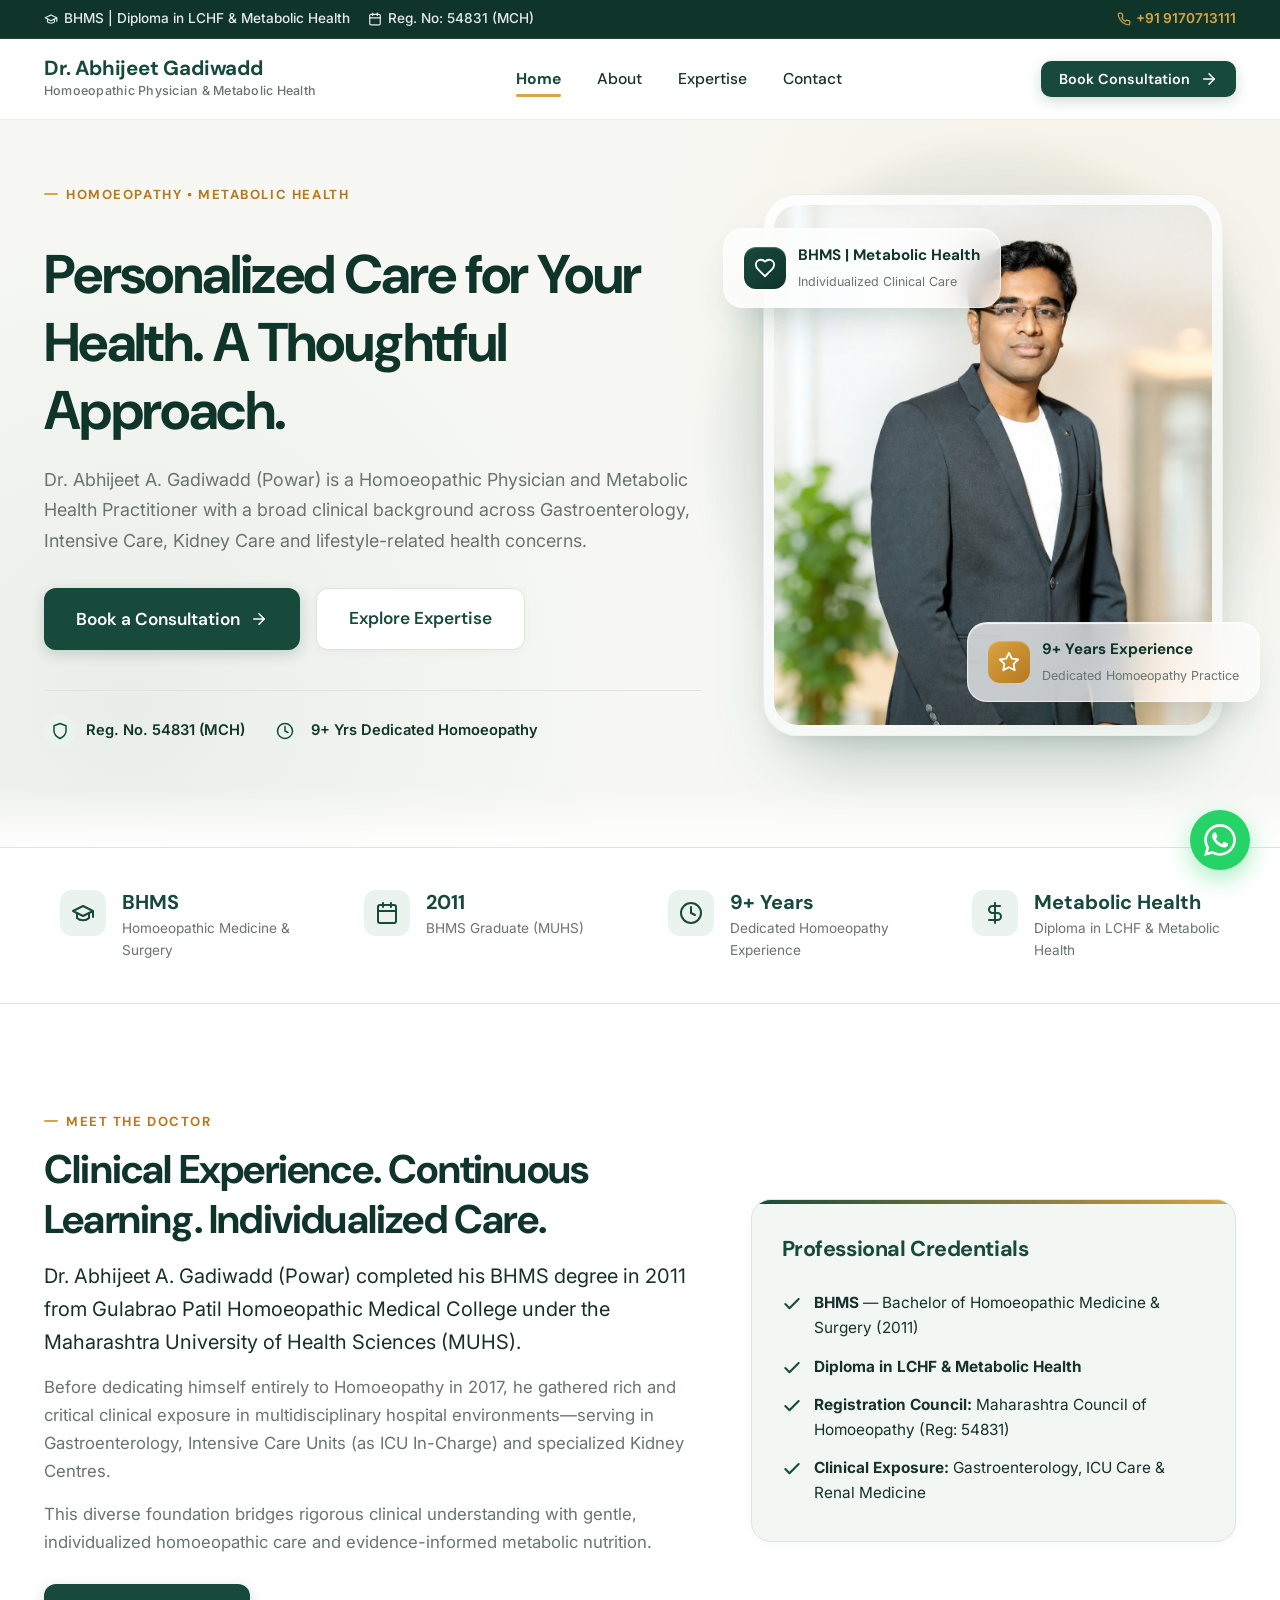
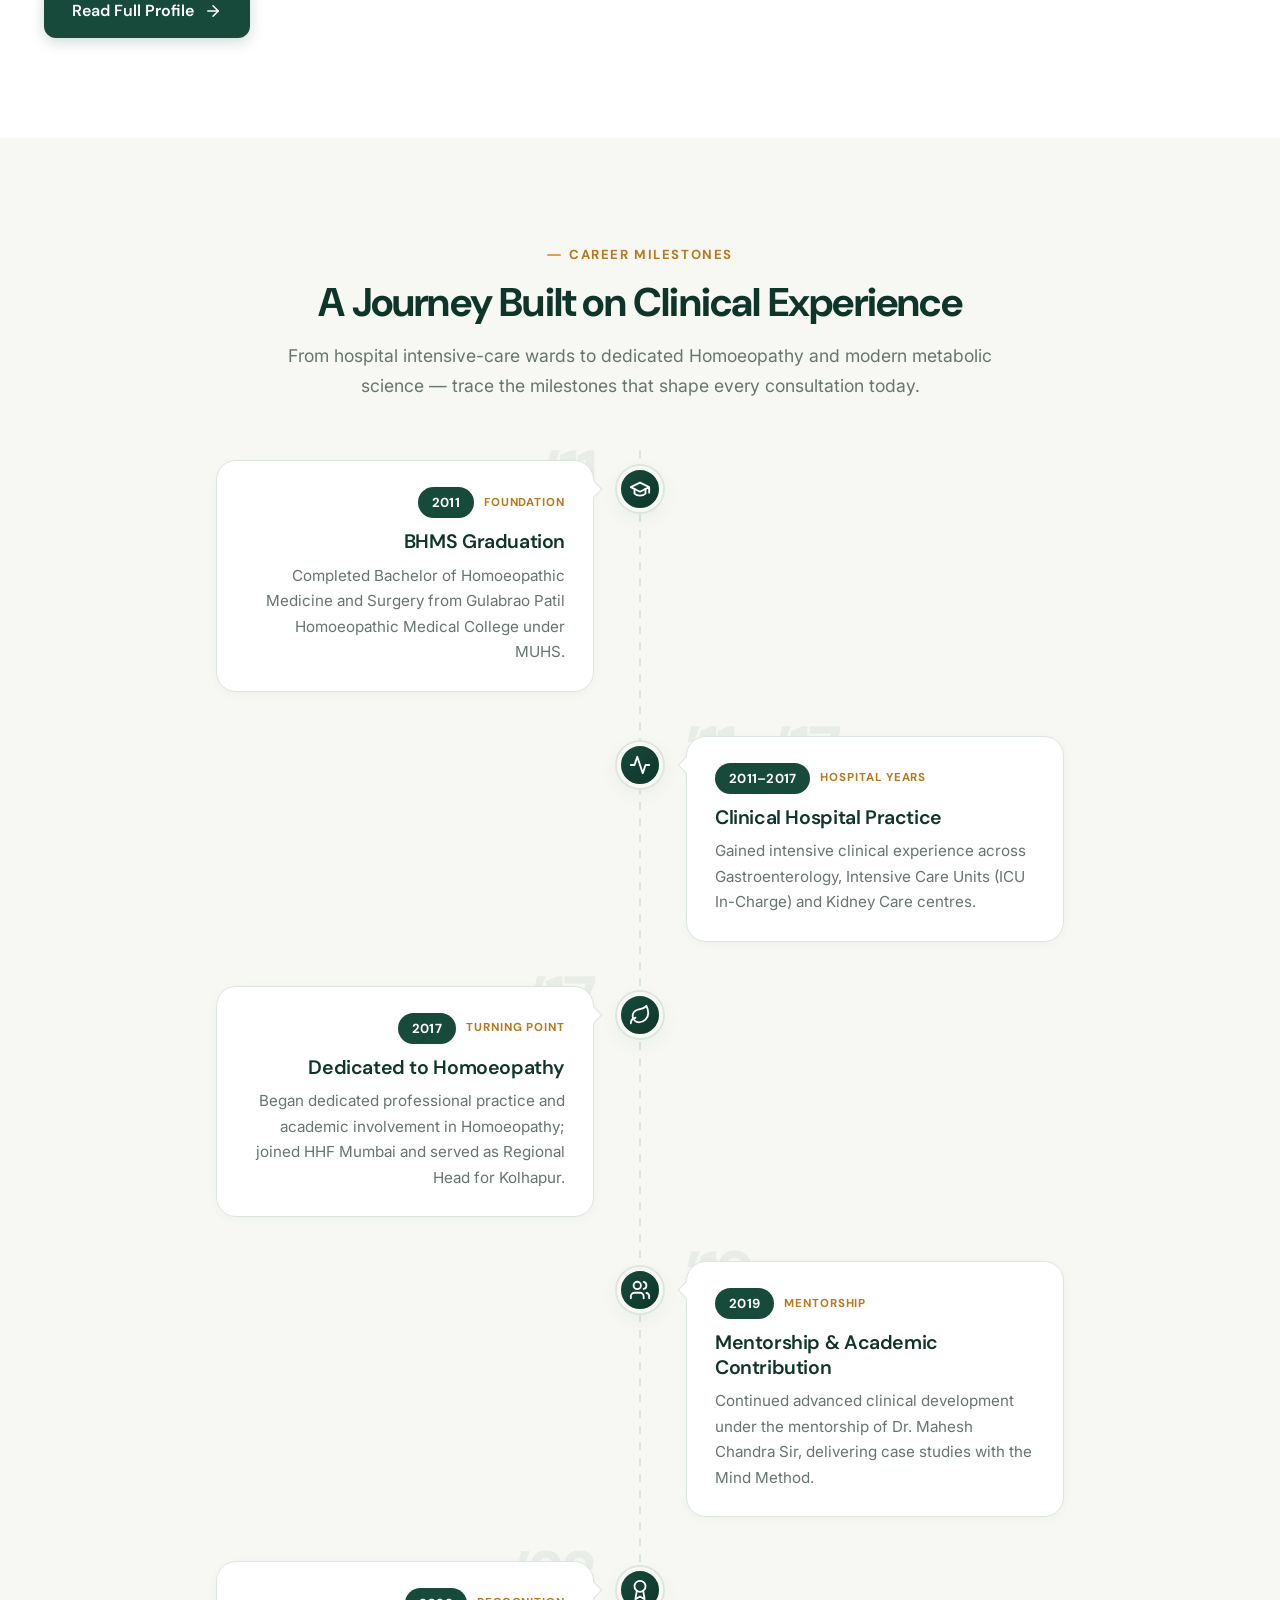
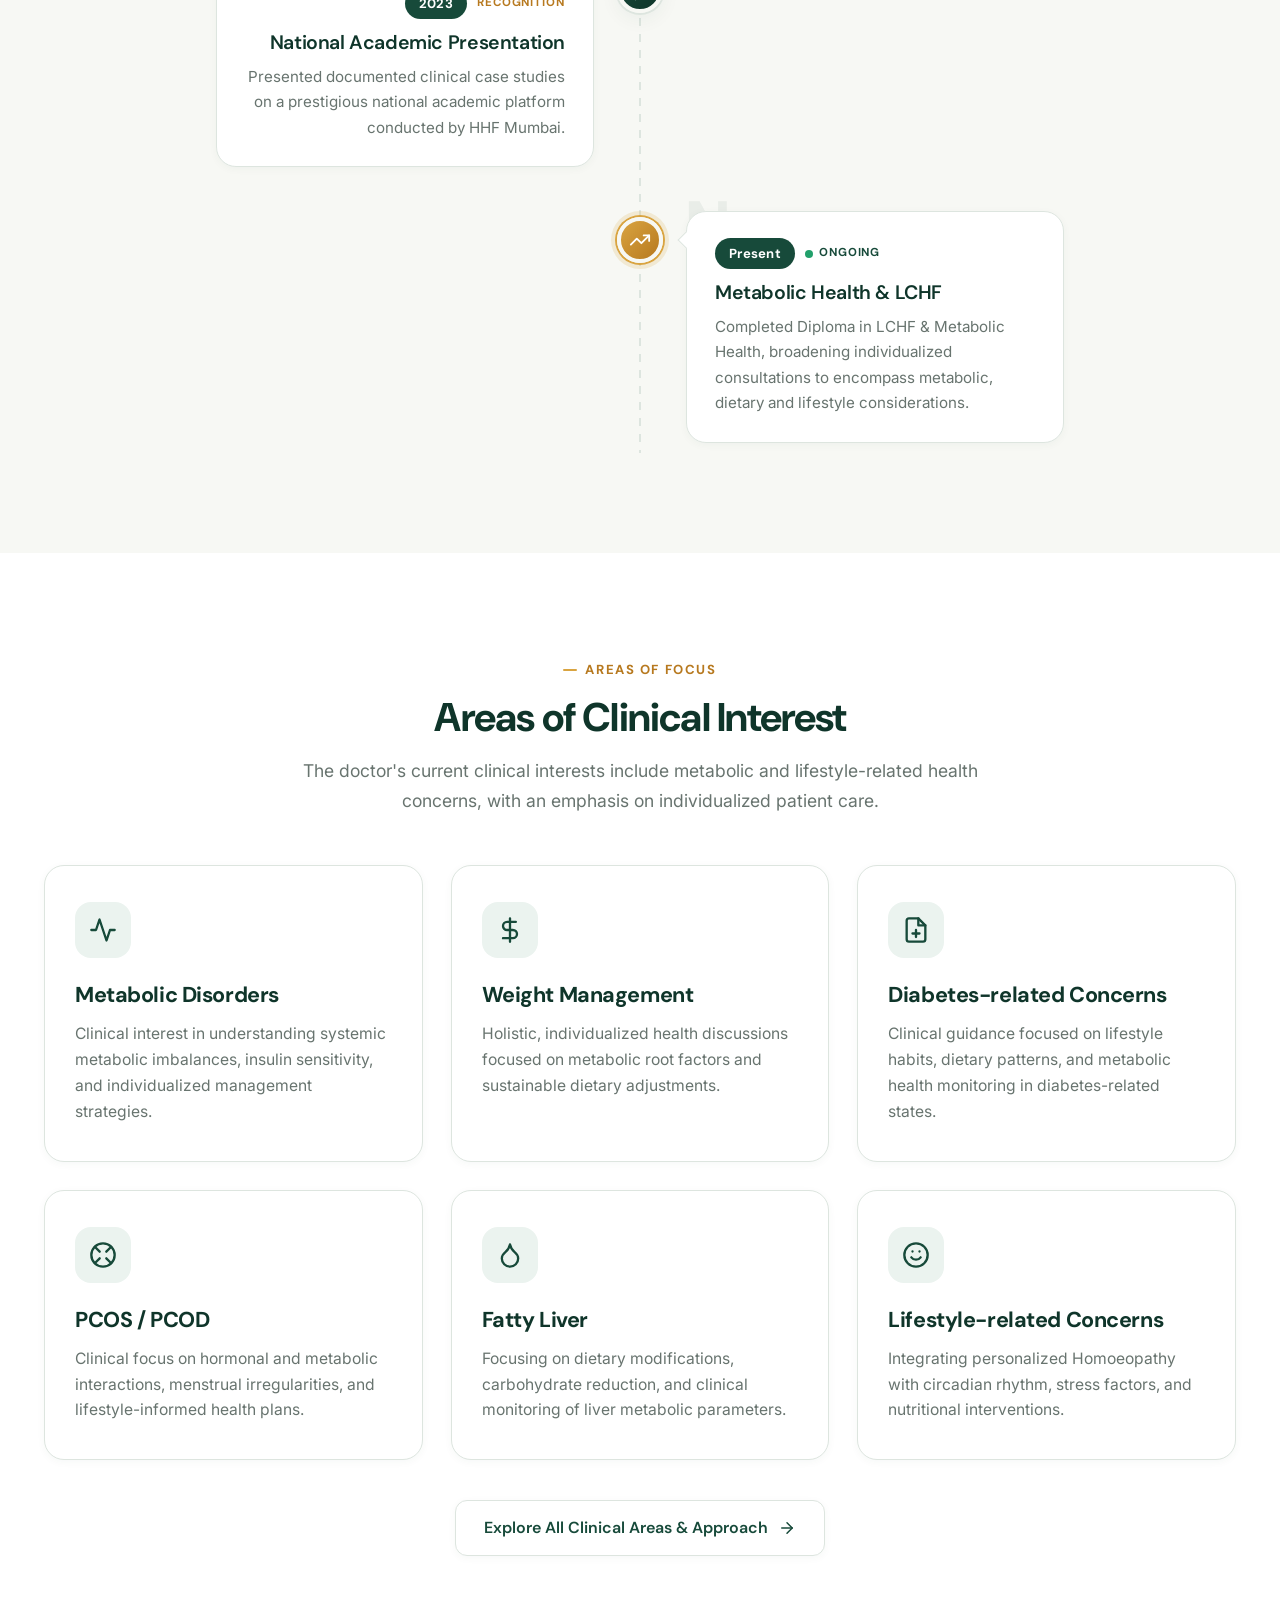
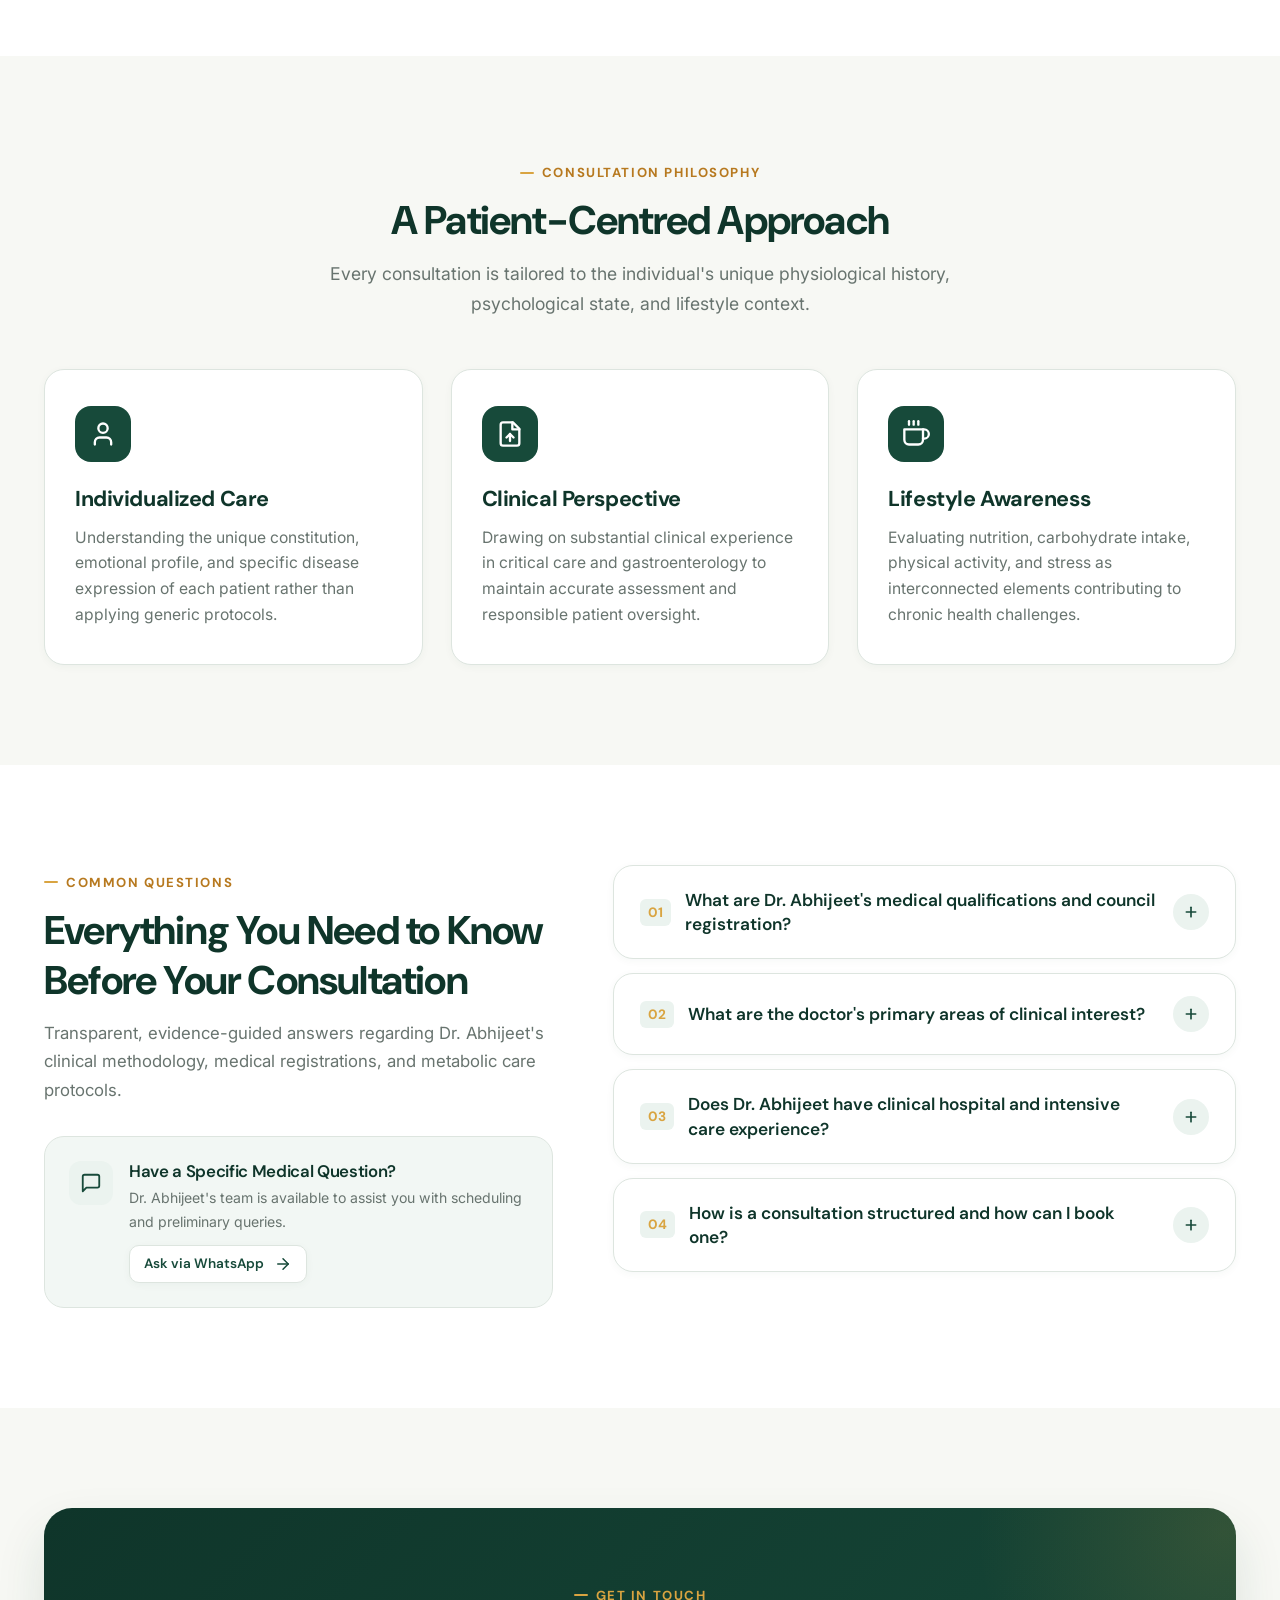
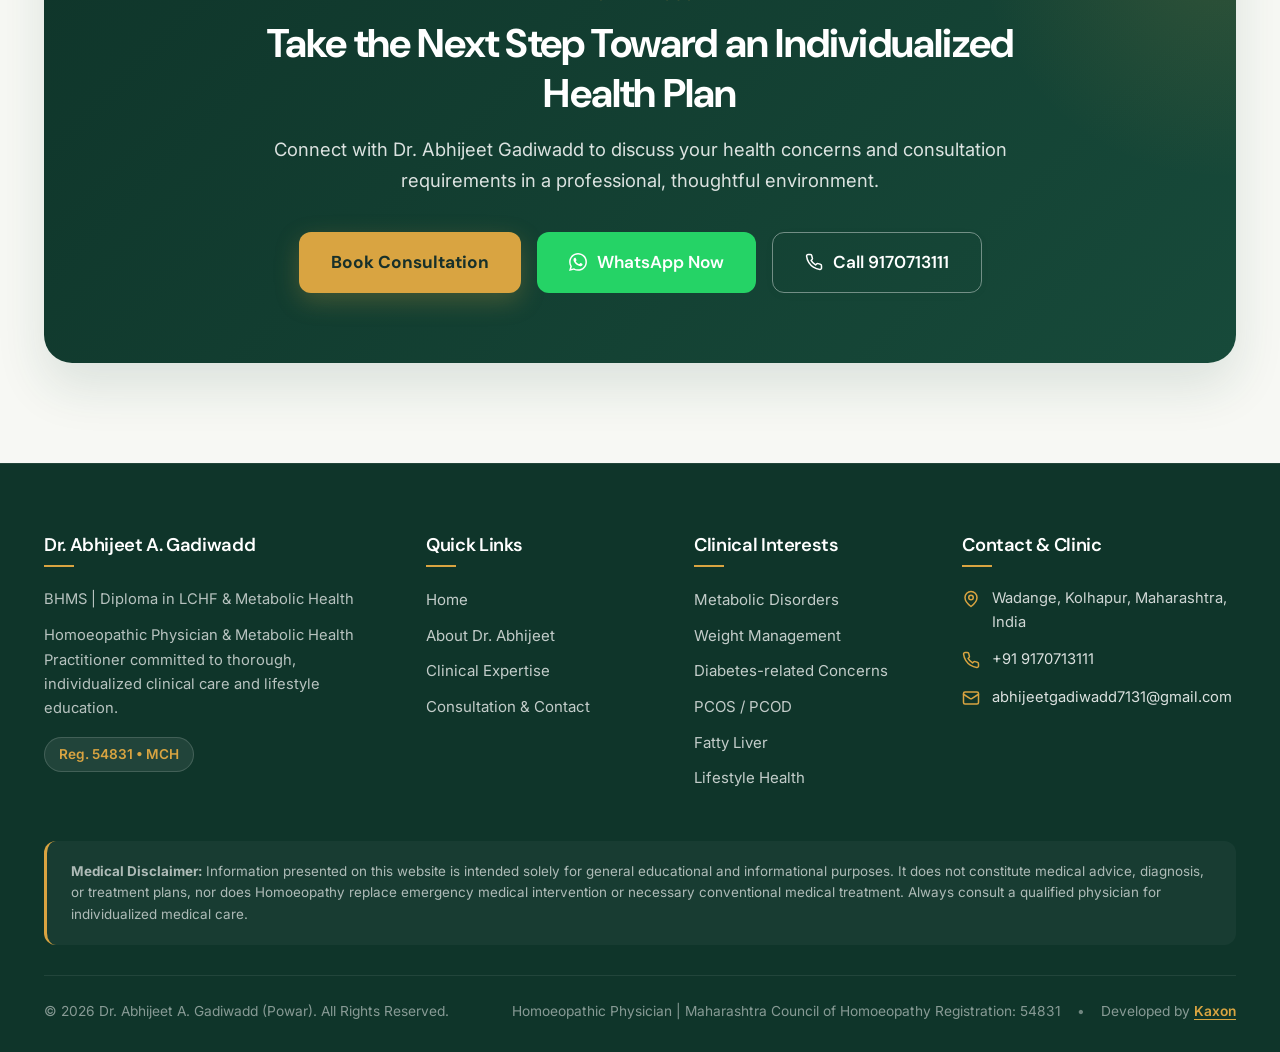
<file: index.html>
<!DOCTYPE html>
<html lang="en">
<head>
  <meta charset="UTF-8">
  <meta name="viewport" content="width=device-width, initial-scale=1.0">
  <title>Dr. Abhijeet A. Gadiwadd | Homoeopathy & Metabolic Health</title>
  <meta name="description" content="Dr. Abhijeet A. Gadiwadd (Powar), BHMS and Diploma in LCHF & Metabolic Health. Homoeopathic Physician and Metabolic Health Practitioner with 9+ years dedicated experience in individualized care.">
  <meta name="keywords" content="Dr Abhijeet Gadiwadd, Homoeopathic Physician, Homoeopathy, Metabolic Health, LCHF, Weight Management, PCOS PCOD, Fatty Liver, Kolhapur Homoeopathy, Wadange">
  <meta name="author" content="Dr. Abhijeet A. Gadiwadd (Powar)">

  <!-- Open Graph / Meta -->
  <meta property="og:type" content="website">
  <meta property="og:title" content="Dr. Abhijeet A. Gadiwadd | Homoeopathy & Metabolic Health">
  <meta property="og:description" content="Personalized Care for Your Health. A Thoughtful Approach to Homoeopathy & Metabolic Health.">
  <meta property="og:image" content="images/doctor.jpg">

  <!-- Favicon / Theme -->
  <meta name="theme-color" content="#174A3A">

  <!-- Google Fonts & Styles -->
  <link rel="stylesheet" href="css/style.css">
  <link rel="stylesheet" href="css/responsive.css">

  <!-- Schema.org JSON-LD -->
  <script type="application/ld+json">
  {
    "@context": "https://schema.org",
    "@type": "Physician",
    "name": "Dr. Abhijeet A. Gadiwadd (Powar)",
    "jobTitle": "Homoeopathic Physician & Metabolic Health Practitioner",
    "medicalSpecialty": ["Homeopathy", "Metabolic Health"],
    "description": "BHMS from MUHS and Diploma in LCHF & Metabolic Health with clinical background in Gastroenterology, Intensive Care, and Renal Care.",
    "telephone": "+919170713111",
    "email": "abhijeetgadiwadd7131@gmail.com",
    "address": {
      "@type": "PostalAddress",
      "addressLocality": "Wadange, Kolhapur",
      "addressRegion": "Maharashtra",
      "addressCountry": "IN"
    }
  }
  </script>
</head>
<body>

  <!-- Top Announcement Strip -->
  <div class="top-strip">
    <div class="container top-strip-inner">
      <div class="top-strip-info">
        <span>
          <svg width="14" height="14" viewBox="0 0 24 24" fill="none" stroke="currentColor" stroke-width="2" stroke-linecap="round" stroke-linejoin="round"><path d="M22 10v6M2 10l10-5 10 5-10 5z"/><path d="M6 12v5c3 3 9 3 12 0v-5"/></svg>
          BHMS | Diploma in LCHF &amp; Metabolic Health
        </span>
        <span>
          <svg width="14" height="14" viewBox="0 0 24 24" fill="none" stroke="currentColor" stroke-width="2" stroke-linecap="round" stroke-linejoin="round"><rect width="18" height="18" x="3" y="4" rx="2" ry="2"/><line x1="16" x2="16" y1="2" y2="6"/><line x1="8" x2="8" y1="2" y2="6"/><line x1="3" x2="21" y1="10" y2="10"/></svg>
          Reg. No: 54831 (MCH)
        </span>
      </div>
      <div class="top-strip-links">
        <a href="tel:+919170713111" class="top-strip-link">
          <svg width="14" height="14" viewBox="0 0 24 24" fill="none" stroke="currentColor" stroke-width="2" stroke-linecap="round" stroke-linejoin="round"><path d="M22 16.92v3a2 2 0 0 1-2.18 2 19.79 19.79 0 0 1-8.63-3.07 19.5 19.5 0 0 1-6-6 19.79 19.79 0 0 1-3.07-8.67A2 2 0 0 1 4.11 2h3a2 2 0 0 1 2 1.72 12.84 12.84 0 0 0 .7 2.81 2 2 0 0 1-.45 2.11L8.09 9.91a16 16 0 0 0 6 6l1.27-1.27a2 2 0 0 1 2.11-.45 12.84 12.84 0 0 0 2.81.7A2 2 0 0 1 22 16.92z"/></svg>
          +91 9170713111
        </a>
      </div>
    </div>
  </div>

  <!-- Main Navigation Header -->
  <header class="site-header" id="siteHeader">
    <div class="container header-inner">
      <a href="index.html" class="brand-logo" aria-label="Dr. Abhijeet A. Gadiwadd Home">
        <span class="brand-name">Dr. Abhijeet Gadiwadd</span>
        <span class="brand-subtitle">Homoeopathic Physician &amp; Metabolic Health</span>
      </a>

      <!-- Desktop Navigation -->
      <nav class="nav-desktop" aria-label="Primary Navigation">
        <ul class="nav-links">
          <li><a href="index.html" class="nav-link active">Home</a></li>
          <li><a href="about.html" class="nav-link">About</a></li>
          <li><a href="expertise.html" class="nav-link">Expertise</a></li>
          <li><a href="contact.html" class="nav-link">Contact</a></li>
        </ul>
      </nav>

      <div class="header-actions">
        <button type="button" class="btn btn-primary btn-sm" data-open-modal="consultation">
          Book Consultation
          <svg viewBox="0 0 24 24" fill="none" stroke="currentColor" stroke-width="2" stroke-linecap="round" stroke-linejoin="round"><path d="M5 12h14"/><path d="m12 5 7 7-7 7"/></svg>
        </button>

        <button type="button" class="mobile-toggle" aria-label="Toggle navigation menu" id="mobileMenuBtn">
          <svg width="24" height="24" viewBox="0 0 24 24" fill="none" stroke="currentColor" stroke-width="2" stroke-linecap="round" stroke-linejoin="round"><line x1="4" x2="20" y1="12" y2="12"/><line x1="4" x2="20" y1="6" y2="6"/><line x1="4" x2="20" y1="18" y2="18"/></svg>
        </button>
      </div>
    </div>
  </header>

  <!-- Mobile Drawer -->
  <div class="mobile-overlay" id="mobileOverlay"></div>
  <aside class="mobile-nav-drawer" id="mobileDrawer" aria-label="Mobile Menu">
    <div>
      <div class="mobile-drawer-header">
        <span class="brand-name" style="font-size: 1.15rem;">Dr. Abhijeet Gadiwadd</span>
        <button type="button" class="drawer-close-btn" aria-label="Close menu">
          <svg width="20" height="20" viewBox="0 0 24 24" fill="none" stroke="currentColor" stroke-width="2" stroke-linecap="round" stroke-linejoin="round"><path d="M18 6 6 18"/><path d="m6 6 12 12"/></svg>
        </button>
      </div>
      <ul class="mobile-nav-list">
        <li>
          <a href="index.html" class="mobile-nav-link active">
            <div class="mobile-nav-icon-wrap">
              <svg viewBox="0 0 24 24" fill="none" stroke="currentColor" stroke-width="2" stroke-linecap="round" stroke-linejoin="round"><path d="m3 9 9-7 9 7v11a2 2 0 0 1-2 2H5a2 2 0 0 1-2-2z"/><polyline points="9 22 9 12 15 12 15 22"/></svg>
            </div>
            <div class="mobile-nav-text">
              <span class="mobile-nav-title">Home</span>
              <span class="mobile-nav-sub">Main Overview &amp; Introduction</span>
            </div>
            <svg class="mobile-nav-arrow" viewBox="0 0 24 24" fill="none" stroke="currentColor" stroke-width="2" stroke-linecap="round" stroke-linejoin="round"><path d="m9 18 6-6-6-6"/></svg>
          </a>
        </li>
        <li>
          <a href="about.html" class="mobile-nav-link">
            <div class="mobile-nav-icon-wrap">
              <svg viewBox="0 0 24 24" fill="none" stroke="currentColor" stroke-width="2" stroke-linecap="round" stroke-linejoin="round"><path d="M19 21v-2a4 4 0 0 0-4-4H9a4 4 0 0 0-4 4v2"/><circle cx="12" cy="7" r="4"/></svg>
            </div>
            <div class="mobile-nav-text">
              <span class="mobile-nav-title">About Dr. Abhijeet</span>
              <span class="mobile-nav-sub">Credentials &amp; Hospital Background</span>
            </div>
            <svg class="mobile-nav-arrow" viewBox="0 0 24 24" fill="none" stroke="currentColor" stroke-width="2" stroke-linecap="round" stroke-linejoin="round"><path d="m9 18 6-6-6-6"/></svg>
          </a>
        </li>
        <li>
          <a href="expertise.html" class="mobile-nav-link">
            <div class="mobile-nav-icon-wrap">
              <svg viewBox="0 0 24 24" fill="none" stroke="currentColor" stroke-width="2" stroke-linecap="round" stroke-linejoin="round"><path d="M11 20A7 7 0 0 1 9.8 6.1C15.5 5 17 4.48 19 2c1 2 2 4.18 2 8 0 5.5-4.78 10-10 10Z"/><path d="M2 21c0-3 1.85-5.36 5.08-6"/></svg>
            </div>
            <div class="mobile-nav-text">
              <span class="mobile-nav-title">Clinical Expertise</span>
              <span class="mobile-nav-sub">Metabolic Health &amp; Homoeopathy</span>
            </div>
            <svg class="mobile-nav-arrow" viewBox="0 0 24 24" fill="none" stroke="currentColor" stroke-width="2" stroke-linecap="round" stroke-linejoin="round"><path d="m9 18 6-6-6-6"/></svg>
          </a>
        </li>
        <li>
          <a href="contact.html" class="mobile-nav-link">
            <div class="mobile-nav-icon-wrap">
              <svg viewBox="0 0 24 24" fill="none" stroke="currentColor" stroke-width="2" stroke-linecap="round" stroke-linejoin="round"><rect width="20" height="16" x="2" y="4" rx="2"/><path d="m22 7-8.97 5.7a1.94 1.94 0 0 1-2.06 0L2 7"/></svg>
            </div>
            <div class="mobile-nav-text">
              <span class="mobile-nav-title">Contact &amp; Clinic</span>
              <span class="mobile-nav-sub">Consultation Request &amp; Location</span>
            </div>
            <svg class="mobile-nav-arrow" viewBox="0 0 24 24" fill="none" stroke="currentColor" stroke-width="2" stroke-linecap="round" stroke-linejoin="round"><path d="m9 18 6-6-6-6"/></svg>
          </a>
        </li>
      </ul>
    </div>
    <div class="mobile-drawer-footer">
      <button type="button" class="btn btn-primary btn-block" data-open-modal="consultation">Book Consultation</button>
      <a href="https://wa.me/919170713111?text=Hello%20Dr.%20Abhijeet,%20I%20would%20like%20to%20enquire%20about%20a%20consultation." class="btn btn-whatsapp btn-block" target="_blank" rel="noopener noreferrer">WhatsApp</a>
    </div>
  </aside>

  <!-- Hero Section -->
  <section class="hero" id="hero">
    <div class="container hero-grid">
      <div class="hero-content reveal">
        <span class="eyebrow">HOMOEOPATHY • METABOLIC HEALTH</span>
        <h1 class="hero-title">Personalized Care for Your Health. A Thoughtful Approach.</h1>
        <p class="hero-desc">
          Dr. Abhijeet A. Gadiwadd (Powar) is a Homoeopathic Physician and Metabolic Health Practitioner with a broad clinical background across Gastroenterology, Intensive Care, Kidney Care and lifestyle-related health concerns.
        </p>
        <div class="hero-cta-group">
          <button type="button" class="btn btn-primary btn-lg" data-open-modal="consultation">
            Book a Consultation
            <svg viewBox="0 0 24 24" fill="none" stroke="currentColor" stroke-width="2" stroke-linecap="round" stroke-linejoin="round"><path d="M5 12h14"/><path d="m12 5 7 7-7 7"/></svg>
          </button>
          <a href="expertise.html" class="btn btn-secondary btn-lg">Explore Expertise</a>
        </div>
        <div class="hero-meta-list">
          <div class="hero-meta-item">
            <div class="hero-meta-icon">
              <svg width="18" height="18" viewBox="0 0 24 24" fill="none" stroke="currentColor" stroke-width="2" stroke-linecap="round" stroke-linejoin="round"><path d="M12 22s8-4 8-10V5l-8-3-8 3v7c0 6 8 10 8 10z"/></svg>
            </div>
            <span>Reg. No. 54831 (MCH)</span>
          </div>
          <div class="hero-meta-item">
            <div class="hero-meta-icon">
              <svg width="18" height="18" viewBox="0 0 24 24" fill="none" stroke="currentColor" stroke-width="2" stroke-linecap="round" stroke-linejoin="round"><circle cx="12" cy="12" r="10"/><polyline points="12 6 12 12 16 14"/></svg>
            </div>
            <span>9+ Yrs Dedicated Homoeopathy</span>
          </div>
        </div>
      </div>

      <div class="hero-visual reveal">
        <div class="hero-glow" aria-hidden="true"></div>
        <div class="hero-image-shell">
          <div class="hero-image-wrapper">
            <img src="images/doctor.jpg" alt="Portrait of Dr. Abhijeet A. Gadiwadd, Homoeopathic Physician & Metabolic Health Practitioner" width="440" height="520" fetchpriority="high">
          </div>
        </div>
        <div class="floating-badge badge-top-left">
          <div class="floating-badge-icon">
            <svg width="22" height="22" viewBox="0 0 24 24" fill="none" stroke="currentColor" stroke-width="2" stroke-linecap="round" stroke-linejoin="round"><path d="M19 14c1.49-1.46 3-3.21 3-5.5A5.5 5.5 0 0 0 16.5 3c-1.76 0-3 .5-4.5 2-1.5-1.5-2.74-2-4.5-2A5.5 5.5 0 0 0 2 8.5c0 2.3 1.5 4.05 3 5.5l7 7Z"/></svg>
          </div>
          <div class="floating-badge-text">
            <strong>BHMS | Metabolic Health</strong>
            <span>Individualized Clinical Care</span>
          </div>
        </div>
        <div class="floating-badge badge-bottom-right">
          <div class="floating-badge-icon" style="background: linear-gradient(135deg, var(--color-secondary), var(--color-accent));">
            <svg width="22" height="22" viewBox="0 0 24 24" fill="none" stroke="currentColor" stroke-width="2" stroke-linecap="round" stroke-linejoin="round"><polygon points="12 2 15.09 8.26 22 9.27 17 14.14 18.18 21.02 12 17.77 5.82 21.02 7 14.14 2 9.27 8.91 8.26 12 2"/></svg>
          </div>
          <div class="floating-badge-text">
            <strong>9+ Years Experience</strong>
            <span>Dedicated Homoeopathy Practice</span>
          </div>
        </div>
      </div>
    </div>
  </section>

  <!-- Trust Bar -->
  <section class="trust-bar" aria-label="Key Qualifications and Background">
    <div class="container">
      <div class="trust-grid">
        <div class="trust-card">
          <div class="trust-icon-box">
            <svg width="24" height="24" viewBox="0 0 24 24" fill="none" stroke="currentColor" stroke-width="2" stroke-linecap="round" stroke-linejoin="round"><path d="M22 10v6M2 10l10-5 10 5-10 5z"/><path d="M6 12v5c3 3 9 3 12 0v-5"/></svg>
          </div>
          <div>
            <div class="trust-title">BHMS</div>
            <div class="trust-subtitle">Homoeopathic Medicine &amp; Surgery</div>
          </div>
        </div>
        <div class="trust-card">
          <div class="trust-icon-box">
            <svg width="24" height="24" viewBox="0 0 24 24" fill="none" stroke="currentColor" stroke-width="2" stroke-linecap="round" stroke-linejoin="round"><rect width="18" height="18" x="3" y="4" rx="2" ry="2"/><line x1="16" x2="16" y1="2" y2="6"/><line x1="8" x2="8" y1="2" y2="6"/><line x1="3" x2="21" y1="10" y2="10"/></svg>
          </div>
          <div>
            <div class="trust-title">2011</div>
            <div class="trust-subtitle">BHMS Graduate (MUHS)</div>
          </div>
        </div>
        <div class="trust-card">
          <div class="trust-icon-box">
            <svg width="24" height="24" viewBox="0 0 24 24" fill="none" stroke="currentColor" stroke-width="2" stroke-linecap="round" stroke-linejoin="round"><circle cx="12" cy="12" r="10"/><polyline points="12 6 12 12 16 14"/></svg>
          </div>
          <div>
            <div class="trust-title">9+ Years</div>
            <div class="trust-subtitle">Dedicated Homoeopathy Experience</div>
          </div>
        </div>
        <div class="trust-card">
          <div class="trust-icon-box">
            <svg width="24" height="24" viewBox="0 0 24 24" fill="none" stroke="currentColor" stroke-width="2" stroke-linecap="round" stroke-linejoin="round"><path d="M12 2v20M17 5H9.5a3.5 3.5 0 0 0 0 7h5a3.5 3.5 0 0 1 0 7H6"/></svg>
          </div>
          <div>
            <div class="trust-title">Metabolic Health</div>
            <div class="trust-subtitle">Diploma in LCHF &amp; Metabolic Health</div>
          </div>
        </div>
      </div>
    </div>
  </section>

  <!-- Meet the Doctor Intro Section -->
  <section class="section-padding" style="background-color: var(--color-surface);">
    <div class="container">
      <div class="hero-grid" style="align-items: center;">
        <div class="reveal">
          <span class="eyebrow">MEET THE DOCTOR</span>
          <h2>Clinical Experience. Continuous Learning. Individualized Care.</h2>
          <p class="lead" style="margin-top: 16px;">
            Dr. Abhijeet A. Gadiwadd (Powar) completed his BHMS degree in 2011 from Gulabrao Patil Homoeopathic Medical College under the Maharashtra University of Health Sciences (MUHS).
          </p>
          <p style="margin-top: 14px;">
            Before dedicating himself entirely to Homoeopathy in 2017, he gathered rich and critical clinical exposure in multidisciplinary hospital environments—serving in Gastroenterology, Intensive Care Units (as ICU In-Charge) and specialized Kidney Centres.
          </p>
          <p style="margin-top: 14px;">
            This diverse foundation bridges rigorous clinical understanding with gentle, individualized homoeopathic care and evidence-informed metabolic nutrition.
          </p>
          <div style="margin-top: 28px;">
            <a href="about.html" class="btn btn-primary">
              Read Full Profile
              <svg viewBox="0 0 24 24" fill="none" stroke="currentColor" stroke-width="2" stroke-linecap="round" stroke-linejoin="round"><path d="M5 12h14"/><path d="m12 5 7 7-7 7"/></svg>
            </a>
          </div>
        </div>
        <div class="reveal">
          <div class="premium-card card-accent-top" style="background-color: var(--color-primary-surface);">
            <h3 style="color: var(--color-primary);">Professional Credentials</h3>
            <ul style="list-style: none; margin-top: 16px; display: flex; flex-direction: column; gap: 14px;">
              <li style="display: flex; gap: 12px; font-size: 0.96rem;">
                <svg width="20" height="20" viewBox="0 0 24 24" fill="none" stroke="var(--color-primary)" stroke-width="2.5" stroke-linecap="round" stroke-linejoin="round" style="flex-shrink:0; margin-top:3px;"><polyline points="20 6 9 17 4 12"/></svg>
                <span><strong>BHMS</strong> — Bachelor of Homoeopathic Medicine &amp; Surgery (2011)</span>
              </li>
              <li style="display: flex; gap: 12px; font-size: 0.96rem;">
                <svg width="20" height="20" viewBox="0 0 24 24" fill="none" stroke="var(--color-primary)" stroke-width="2.5" stroke-linecap="round" stroke-linejoin="round" style="flex-shrink:0; margin-top:3px;"><polyline points="20 6 9 17 4 12"/></svg>
                <span><strong>Diploma in LCHF &amp; Metabolic Health</strong></span>
              </li>
              <li style="display: flex; gap: 12px; font-size: 0.96rem;">
                <svg width="20" height="20" viewBox="0 0 24 24" fill="none" stroke="var(--color-primary)" stroke-width="2.5" stroke-linecap="round" stroke-linejoin="round" style="flex-shrink:0; margin-top:3px;"><polyline points="20 6 9 17 4 12"/></svg>
                <span><strong>Registration Council:</strong> Maharashtra Council of Homoeopathy (Reg: 54831)</span>
              </li>
              <li style="display: flex; gap: 12px; font-size: 0.96rem;">
                <svg width="20" height="20" viewBox="0 0 24 24" fill="none" stroke="var(--color-primary)" stroke-width="2.5" stroke-linecap="round" stroke-linejoin="round" style="flex-shrink:0; margin-top:3px;"><polyline points="20 6 9 17 4 12"/></svg>
                <span><strong>Clinical Exposure:</strong> Gastroenterology, ICU Care &amp; Renal Medicine</span>
              </li>
            </ul>
          </div>
        </div>
      </div>
    </div>
  </section>

  <!-- Journey Timeline Section -->
  <section class="section-padding journey-section" style="background-color: var(--color-bg);">
    <div class="container">
      <div class="section-header reveal">
        <span class="eyebrow">CAREER MILESTONES</span>
        <h2>A Journey Built on Clinical Experience</h2>
        <p>From hospital intensive-care wards to dedicated Homoeopathy and modern metabolic science — trace the milestones that shape every consultation today.</p>
      </div>

      <ol class="timeline" role="list">
        <!-- Animated spine that fills as you scroll -->
        <span class="timeline-progress" aria-hidden="true"></span>

        <li class="timeline-item left reveal" style="--i:0;">
          <div class="timeline-node" aria-hidden="true">
            <svg viewBox="0 0 24 24" fill="none" stroke="currentColor" stroke-width="2" stroke-linecap="round" stroke-linejoin="round"><path d="M22 10v6M2 10l10-5 10 5-10 5z"/><path d="M6 12v5c3 3 9 3 12 0v-5"/></svg>
          </div>
          <span class="timeline-ghost">’11</span>
          <div class="timeline-card">
            <div class="timeline-meta">
              <span class="timeline-year">2011</span>
              <span class="timeline-tag">Foundation</span>
            </div>
            <h4>BHMS Graduation</h4>
            <p>Completed Bachelor of Homoeopathic Medicine and Surgery from Gulabrao Patil Homoeopathic Medical College under MUHS.</p>
          </div>
        </li>

        <li class="timeline-item right reveal" style="--i:1;">
          <div class="timeline-node" aria-hidden="true">
            <svg viewBox="0 0 24 24" fill="none" stroke="currentColor" stroke-width="2" stroke-linecap="round" stroke-linejoin="round"><path d="M22 12h-4l-3 9L9 3l-3 9H2"/></svg>
          </div>
          <span class="timeline-ghost">’11–’17</span>
          <div class="timeline-card">
            <div class="timeline-meta">
              <span class="timeline-year">2011–2017</span>
              <span class="timeline-tag">Hospital Years</span>
            </div>
            <h4>Clinical Hospital Practice</h4>
            <p>Gained intensive clinical experience across Gastroenterology, Intensive Care Units (ICU In-Charge) and Kidney Care centres.</p>
          </div>
        </li>

        <li class="timeline-item left reveal" style="--i:2;">
          <div class="timeline-node" aria-hidden="true">
            <svg viewBox="0 0 24 24" fill="none" stroke="currentColor" stroke-width="2" stroke-linecap="round" stroke-linejoin="round"><path d="M11 20A7 7 0 0 1 9.8 6.1C15.5 5 17 4.48 19 2c1 2 2 4.18 2 8 0 5.5-4.78 10-10 10Z"/><path d="M2 21c0-3 1.85-5.36 5.08-6"/></svg>
          </div>
          <span class="timeline-ghost">’17</span>
          <div class="timeline-card">
            <div class="timeline-meta">
              <span class="timeline-year">2017</span>
              <span class="timeline-tag">Turning Point</span>
            </div>
            <h4>Dedicated to Homoeopathy</h4>
            <p>Began dedicated professional practice and academic involvement in Homoeopathy; joined HHF Mumbai and served as Regional Head for Kolhapur.</p>
          </div>
        </li>

        <li class="timeline-item right reveal" style="--i:3;">
          <div class="timeline-node" aria-hidden="true">
            <svg viewBox="0 0 24 24" fill="none" stroke="currentColor" stroke-width="2" stroke-linecap="round" stroke-linejoin="round"><path d="M16 21v-2a4 4 0 0 0-4-4H6a4 4 0 0 0-4 4v2"/><circle cx="9" cy="7" r="4"/><path d="M22 21v-2a4 4 0 0 0-3-3.87"/><path d="M16 3.13a4 4 0 0 1 0 7.75"/></svg>
          </div>
          <span class="timeline-ghost">’19</span>
          <div class="timeline-card">
            <div class="timeline-meta">
              <span class="timeline-year">2019</span>
              <span class="timeline-tag">Mentorship</span>
            </div>
            <h4>Mentorship &amp; Academic Contribution</h4>
            <p>Continued advanced clinical development under the mentorship of Dr. Mahesh Chandra Sir, delivering case studies with the Mind Method.</p>
          </div>
        </li>

        <li class="timeline-item left reveal" style="--i:4;">
          <div class="timeline-node" aria-hidden="true">
            <svg viewBox="0 0 24 24" fill="none" stroke="currentColor" stroke-width="2" stroke-linecap="round" stroke-linejoin="round"><circle cx="12" cy="8" r="6"/><path d="M15.477 12.89 17 22l-5-3-5 3 1.523-9.11"/></svg>
          </div>
          <span class="timeline-ghost">’23</span>
          <div class="timeline-card">
            <div class="timeline-meta">
              <span class="timeline-year">2023</span>
              <span class="timeline-tag">Recognition</span>
            </div>
            <h4>National Academic Presentation</h4>
            <p>Presented documented clinical case studies on a prestigious national academic platform conducted by HHF Mumbai.</p>
          </div>
        </li>

        <li class="timeline-item right reveal is-present" style="--i:5;">
          <div class="timeline-node" aria-hidden="true">
            <svg viewBox="0 0 24 24" fill="none" stroke="currentColor" stroke-width="2" stroke-linecap="round" stroke-linejoin="round"><polyline points="22 7 13.5 15.5 8.5 10.5 2 17"/><polyline points="16 7 22 7 22 13"/></svg>
          </div>
          <span class="timeline-ghost">Now</span>
          <div class="timeline-card">
            <div class="timeline-meta">
              <span class="timeline-year">Present</span>
              <span class="timeline-tag tag-live"><span class="live-dot"></span>Ongoing</span>
            </div>
            <h4>Metabolic Health &amp; LCHF</h4>
            <p>Completed Diploma in LCHF &amp; Metabolic Health, broadening individualized consultations to encompass metabolic, dietary and lifestyle considerations.</p>
          </div>
        </li>
      </ol>
    </div>
  </section>

  <!-- Areas of Clinical Interest -->
  <section class="section-padding" style="background-color: var(--color-surface);">
    <div class="container">
      <div class="section-header reveal">
        <span class="eyebrow">AREAS OF FOCUS</span>
        <h2>Areas of Clinical Interest</h2>
        <p>The doctor's current clinical interests include metabolic and lifestyle-related health concerns, with an emphasis on individualized patient care.</p>
      </div>

      <div class="card-grid-3">
        <div class="premium-card reveal">
          <div class="card-icon-wrapper">
            <svg viewBox="0 0 24 24" fill="none" stroke="currentColor" stroke-width="2" stroke-linecap="round" stroke-linejoin="round"><path d="M22 12h-4l-3 9L9 3l-3 9H2"/></svg>
          </div>
          <h3>Metabolic Disorders</h3>
          <p>Clinical interest in understanding systemic metabolic imbalances, insulin sensitivity, and individualized management strategies.</p>
        </div>

        <div class="premium-card reveal">
          <div class="card-icon-wrapper">
            <svg viewBox="0 0 24 24" fill="none" stroke="currentColor" stroke-width="2" stroke-linecap="round" stroke-linejoin="round"><path d="M12 2v20M17 5H9.5a3.5 3.5 0 0 0 0 7h5a3.5 3.5 0 0 1 0 7H6"/></svg>
          </div>
          <h3>Weight Management</h3>
          <p>Holistic, individualized health discussions focused on metabolic root factors and sustainable dietary adjustments.</p>
        </div>

        <div class="premium-card reveal">
          <div class="card-icon-wrapper">
            <svg viewBox="0 0 24 24" fill="none" stroke="currentColor" stroke-width="2" stroke-linecap="round" stroke-linejoin="round"><path d="M14 2H6a2 2 0 0 0-2 2v16a2 2 0 0 0 2 2h12a2 2 0 0 0 2-2V8z"/><polyline points="14 2 14 8 20 8"/><line x1="12" y1="18" x2="12" y2="12"/><line x1="9" y1="15" x2="15" y2="15"/></svg>
          </div>
          <h3>Diabetes-related Concerns</h3>
          <p>Clinical guidance focused on lifestyle habits, dietary patterns, and metabolic health monitoring in diabetes-related states.</p>
        </div>

        <div class="premium-card reveal">
          <div class="card-icon-wrapper">
            <svg viewBox="0 0 24 24" fill="none" stroke="currentColor" stroke-width="2" stroke-linecap="round" stroke-linejoin="round"><circle cx="12" cy="12" r="10"/><path d="m4.93 4.93 4.24 4.24"/><path d="m14.83 9.17 4.24-4.24"/><path d="m14.83 14.83 4.24 4.24"/><path d="m9.17 14.83-4.24 4.24"/></svg>
          </div>
          <h3>PCOS / PCOD</h3>
          <p>Clinical focus on hormonal and metabolic interactions, menstrual irregularities, and lifestyle-informed health plans.</p>
        </div>

        <div class="premium-card reveal">
          <div class="card-icon-wrapper">
            <svg viewBox="0 0 24 24" fill="none" stroke="currentColor" stroke-width="2" stroke-linecap="round" stroke-linejoin="round"><path d="M12 22a7 7 0 0 0 7-7c0-2-1-3.9-3-5.5s-3.5-4-4-6.5c-.5 2.5-2 4.9-4 6.5C6 11.1 5 13 5 15a7 7 0 0 0 7 7z"/></svg>
          </div>
          <h3>Fatty Liver</h3>
          <p>Focusing on dietary modifications, carbohydrate reduction, and clinical monitoring of liver metabolic parameters.</p>
        </div>

        <div class="premium-card reveal">
          <div class="card-icon-wrapper">
            <svg viewBox="0 0 24 24" fill="none" stroke="currentColor" stroke-width="2" stroke-linecap="round" stroke-linejoin="round"><circle cx="12" cy="12" r="10"/><path d="M8 14s1.5 2 4 2 4-2 4-2"/><line x1="9" y1="9" x2="9.01" y2="9"/><line x1="15" y1="9" x2="15.01" y2="9"/></svg>
          </div>
          <h3>Lifestyle-related Concerns</h3>
          <p>Integrating personalized Homoeopathy with circadian rhythm, stress factors, and nutritional interventions.</p>
        </div>
      </div>

      <div style="text-align: center; margin-top: 40px;" class="reveal">
        <a href="expertise.html" class="btn btn-secondary">
          Explore All Clinical Areas &amp; Approach
          <svg viewBox="0 0 24 24" fill="none" stroke="currentColor" stroke-width="2" stroke-linecap="round" stroke-linejoin="round"><path d="M5 12h14"/><path d="m12 5 7 7-7 7"/></svg>
        </a>
      </div>
    </div>
  </section>

  <!-- Patient-Centred Approach Section -->
  <section class="section-padding" style="background-color: var(--color-bg);">
    <div class="container">
      <div class="section-header reveal">
        <span class="eyebrow">CONSULTATION PHILOSOPHY</span>
        <h2>A Patient-Centred Approach</h2>
        <p>Every consultation is tailored to the individual's unique physiological history, psychological state, and lifestyle context.</p>
      </div>

      <div class="card-grid-3">
        <div class="premium-card reveal" style="background-color: var(--color-surface);">
          <div class="card-icon-wrapper" style="background-color: var(--color-primary); color: #fff;">
            <svg viewBox="0 0 24 24" fill="none" stroke="currentColor" stroke-width="2" stroke-linecap="round" stroke-linejoin="round"><path d="M19 21v-2a4 4 0 0 0-4-4H9a4 4 0 0 0-4 4v2"/><circle cx="12" cy="7" r="4"/></svg>
          </div>
          <h3>Individualized Care</h3>
          <p>Understanding the unique constitution, emotional profile, and specific disease expression of each patient rather than applying generic protocols.</p>
        </div>

        <div class="premium-card reveal" style="background-color: var(--color-surface);">
          <div class="card-icon-wrapper" style="background-color: var(--color-primary); color: #fff;">
            <svg viewBox="0 0 24 24" fill="none" stroke="currentColor" stroke-width="2" stroke-linecap="round" stroke-linejoin="round"><path d="M14.5 2H6a2 2 0 0 0-2 2v16a2 2 0 0 0 2 2h12a2 2 0 0 0 2-2V7.5L14.5 2z"/><polyline points="14 2 14 8 20 8"/><path d="M12 18v-6"/><path d="m9 15 3-3 3 3"/></svg>
          </div>
          <h3>Clinical Perspective</h3>
          <p>Drawing on substantial clinical experience in critical care and gastroenterology to maintain accurate assessment and responsible patient oversight.</p>
        </div>

        <div class="premium-card reveal" style="background-color: var(--color-surface);">
          <div class="card-icon-wrapper" style="background-color: var(--color-primary); color: #fff;">
            <svg viewBox="0 0 24 24" fill="none" stroke="currentColor" stroke-width="2" stroke-linecap="round" stroke-linejoin="round"><path d="M18 8h1a4 4 0 0 1 0 8h-1"/><path d="M2 8h16v9a4 4 0 0 1-4 4H6a4 4 0 0 1-4-4V8z"/><line x1="6" y1="1" x2="6" y2="4"/><line x1="10" y1="1" x2="10" y2="4"/><line x1="14" y1="1" x2="14" y2="4"/></svg>
          </div>
          <h3>Lifestyle Awareness</h3>
          <p>Evaluating nutrition, carbohydrate intake, physical activity, and stress as interconnected elements contributing to chronic health challenges.</p>
        </div>
      </div>
    </div>
  </section>

  <!-- FAQ Section (High-End Clinical Editorial Layout) -->
  <section class="section-padding" style="background-color: var(--color-surface);" id="faqSection">
    <div class="container">
      <div class="faq-layout-grid">
        <!-- Left Column: Context & Direct Doctor Support -->
        <div class="faq-intro-col">
          <span class="eyebrow">COMMON QUESTIONS</span>
          <h2>Everything You Need to Know Before Your Consultation</h2>
          <p style="margin-top: 14px; font-size: 1.05rem; line-height: 1.7;">
            Transparent, evidence-guided answers regarding Dr. Abhijeet's clinical methodology, medical registrations, and metabolic care protocols.
          </p>
          
          <div class="faq-support-card">
            <div class="faq-support-icon">
              <svg width="22" height="22" viewBox="0 0 24 24" fill="none" stroke="currentColor" stroke-width="2" stroke-linecap="round" stroke-linejoin="round"><path d="M21 15a2 2 0 0 1-2 2H7l-4 4V5a2 2 0 0 1 2-2h14a2 2 0 0 1 2 2z"/></svg>
            </div>
            <div>
              <h4 style="font-size: 1.05rem; margin-bottom: 4px; color: var(--color-primary-dark);">Have a Specific Medical Question?</h4>
              <p style="font-size: 0.88rem; color: var(--color-text-muted); margin-bottom: 12px;">Dr. Abhijeet's team is available to assist you with scheduling and preliminary queries.</p>
              <a href="https://wa.me/919170713111?text=Hello%20Dr.%20Abhijeet,%20I%20have%20a%20question%20regarding%20consultations." class="btn btn-secondary btn-sm" target="_blank" rel="noopener noreferrer" style="font-size: 0.85rem; padding: 7px 14px;">
                Ask via WhatsApp
                <svg width="14" height="14" viewBox="0 0 24 24" fill="none" stroke="currentColor" stroke-width="2" stroke-linecap="round" stroke-linejoin="round"><path d="M5 12h14"/><path d="m12 5 7 7-7 7"/></svg>
              </a>
            </div>
          </div>
        </div>

        <!-- Right Column: Interactive Accordion List -->
        <div class="faq-list-col">
          <div class="faq-list">
            <div class="faq-item">
              <button type="button" class="faq-question" aria-expanded="false">
                <span class="faq-q-text">
                  <span class="faq-num">01</span>
                  What are Dr. Abhijeet's medical qualifications and council registration?
                </span>
                <div class="faq-icon" aria-hidden="true">
                  <svg width="16" height="16" viewBox="0 0 24 24" fill="none" stroke="currentColor" stroke-width="2.5" stroke-linecap="round" stroke-linejoin="round"><line x1="12" y1="5" x2="12" y2="19" class="faq-icon-v"/><line x1="5" y1="12" x2="19" y2="12"/></svg>
                </div>
              </button>
              <div class="faq-answer-wrapper">
                <div class="faq-answer-inner">
                  <p>Dr. Abhijeet A. Gadiwadd (Powar) graduated with a <strong>BHMS</strong> (Bachelor of Homoeopathic Medicine and Surgery) in 2011 from Gulabrao Patil Homoeopathic Medical College under the <strong>Maharashtra University of Health Sciences (MUHS)</strong>. He holds a postgraduate <strong>Diploma in LCHF &amp; Metabolic Health</strong> and is registered with the <strong>Maharashtra Council of Homoeopathy (Registration No. 54831)</strong>.</p>
                </div>
              </div>
            </div>

            <div class="faq-item">
              <button type="button" class="faq-question" aria-expanded="false">
                <span class="faq-q-text">
                  <span class="faq-num">02</span>
                  What are the doctor's primary areas of clinical interest?
                </span>
                <div class="faq-icon" aria-hidden="true">
                  <svg width="16" height="16" viewBox="0 0 24 24" fill="none" stroke="currentColor" stroke-width="2.5" stroke-linecap="round" stroke-linejoin="round"><line x1="12" y1="5" x2="12" y2="19" class="faq-icon-v"/><line x1="5" y1="12" x2="19" y2="12"/></svg>
                </div>
              </button>
              <div class="faq-answer-wrapper">
                <div class="faq-answer-inner">
                  <p>His clinical focus encompasses individualized constitutional Homoeopathy and metabolic health: <strong>Metabolic Disorders, Sustainable Weight Management, Diabetes-Related Concerns, PCOS / PCOD, Non-Alcoholic Fatty Liver, and Chronic Lifestyle Imbalances</strong>.</p>
                </div>
              </div>
            </div>

            <div class="faq-item">
              <button type="button" class="faq-question" aria-expanded="false">
                <span class="faq-q-text">
                  <span class="faq-num">03</span>
                  Does Dr. Abhijeet have clinical hospital and intensive care experience?
                </span>
                <div class="faq-icon" aria-hidden="true">
                  <svg width="16" height="16" viewBox="0 0 24 24" fill="none" stroke="currentColor" stroke-width="2.5" stroke-linecap="round" stroke-linejoin="round"><line x1="12" y1="5" x2="12" y2="19" class="faq-icon-v"/><line x1="5" y1="12" x2="19" y2="12"/></svg>
                </div>
              </button>
              <div class="faq-answer-wrapper">
                <div class="faq-answer-inner">
                  <p>Yes. Between 2011 and 2017, Dr. Abhijeet completed six foundational years in hospital environments: 2 years in <strong>Gastroenterology</strong> under senior specialists, 3 years as <strong>ICU In-Charge</strong> managing acute emergency cases, and 2 years in a specialized <strong>Kidney &amp; Renal Care Center</strong> before dedicating his practice to Homoeopathy and Metabolic Health.</p>
                </div>
              </div>
            </div>

            <div class="faq-item">
              <button type="button" class="faq-question" aria-expanded="false">
                <span class="faq-q-text">
                  <span class="faq-num">04</span>
                  How is a consultation structured and how can I book one?
                </span>
                <div class="faq-icon" aria-hidden="true">
                  <svg width="16" height="16" viewBox="0 0 24 24" fill="none" stroke="currentColor" stroke-width="2.5" stroke-linecap="round" stroke-linejoin="round"><line x1="12" y1="5" x2="12" y2="19" class="faq-icon-v"/><line x1="5" y1="12" x2="19" y2="12"/></svg>
                </div>
              </button>
              <div class="faq-answer-wrapper">
                <div class="faq-answer-inner">
                  <p>Consultations follow a methodical 4-step framework: <em>Understand &rarr; Assess &rarr; Individualize &rarr; Follow Up</em>. You can schedule an in-person or remote consultation using our online request form, directly messaging via WhatsApp, or calling <strong>+91 9170713111</strong>.</p>
                </div>
              </div>
            </div>
          </div>
        </div>
      </div>
    </div>
  </section>

  <!-- Global Consultation CTA Banner -->
  <section class="section-padding" style="background-color: var(--color-bg);">
    <div class="container">
      <div class="cta-banner reveal">
        <div class="cta-banner-inner">
          <span class="eyebrow" style="color: var(--color-secondary);">GET IN TOUCH</span>
          <h2>Take the Next Step Toward an Individualized Health Plan</h2>
          <p>Connect with Dr. Abhijeet Gadiwadd to discuss your health concerns and consultation requirements in a professional, thoughtful environment.</p>
          <div class="cta-btn-group">
            <button type="button" class="btn btn-gold btn-lg" data-open-modal="consultation">
              Book Consultation
            </button>
            <a href="https://wa.me/919170713111?text=Hello%20Dr.%20Abhijeet,%20I%20would%20like%20to%20enquire%20about%20a%20consultation." class="btn btn-whatsapp btn-lg" target="_blank" rel="noopener noreferrer">
              <svg viewBox="0 0 24 24" width="20" height="20" fill="currentColor"><path d="M.057 24l1.687-6.163c-1.041-1.804-1.588-3.849-1.587-5.946.003-6.556 5.338-11.891 11.893-11.891 3.181.001 6.167 1.24 8.413 3.488 2.245 2.248 3.481 5.236 3.48 8.414-.003 6.557-5.338 11.892-11.893 11.892-1.99-.001-3.951-.5-5.688-1.448l-6.305 1.654zm6.597-3.807c1.676.995 3.276 1.591 5.392 1.592 5.448 0 9.886-4.434 9.889-9.885.002-5.462-4.415-9.89-9.881-9.892-5.452 0-9.887 4.434-9.889 9.884-.001 2.225.651 3.891 1.746 5.634l-.999 3.648 3.742-.981zm11.387-5.464c-.074-.124-.272-.198-.57-.347-.297-.149-1.758-.868-2.031-.967-.272-.099-.47-.149-.669.149-.198.297-.768.967-.941 1.165-.173.198-.347.223-.644.074-.297-.149-1.255-.462-2.39-1.475-.883-.788-1.48-1.761-1.653-2.059-.173-.297-.018-.458.13-.606.134-.133.297-.347.446-.521.151-.172.2-.296.3-.495.099-.198.05-.372-.025-.521-.075-.148-.669-1.611-.916-2.206-.242-.579-.487-.501-.669-.51l-.57-.01c-.198 0-.52.074-.792.372s-1.04 1.016-1.04 2.479 1.065 2.876 1.213 3.074c.149.198 2.095 3.2 5.076 4.487.709.306 1.263.489 1.694.626.712.226 1.36.194 1.872.118.571-.085 1.758-.719 2.006-1.413.248-.695.248-1.29.173-1.414z"/></svg>
              WhatsApp Now
            </a>
            <a href="tel:+919170713111" class="btn btn-secondary btn-lg" style="background-color: transparent; border-color: rgba(255,255,255,0.4); color: #fff;">
              <svg viewBox="0 0 24 24" width="20" height="20" fill="none" stroke="currentColor" stroke-width="2" stroke-linecap="round" stroke-linejoin="round"><path d="M22 16.92v3a2 2 0 0 1-2.18 2 19.79 19.79 0 0 1-8.63-3.07 19.5 19.5 0 0 1-6-6 19.79 19.79 0 0 1-3.07-8.67A2 2 0 0 1 4.11 2h3a2 2 0 0 1 2 1.72 12.84 12.84 0 0 0 .7 2.81 2 2 0 0 1-.45 2.11L8.09 9.91a16 16 0 0 0 6 6l1.27-1.27a2 2 0 0 1 2.11-.45 12.84 12.84 0 0 0 2.81.7A2 2 0 0 1 22 16.92z"/></svg>
              Call 9170713111
            </a>
          </div>
        </div>
      </div>
    </div>
  </section>

  <!-- Global Site Footer -->
  <footer class="site-footer">
    <div class="container">
      <div class="footer-grid">
        <div class="footer-col">
          <h4 style="color:#fff;">Dr. Abhijeet A. Gadiwadd</h4>
          <p style="margin-bottom: 12px;">BHMS | Diploma in LCHF &amp; Metabolic Health</p>
          <p>Homoeopathic Physician &amp; Metabolic Health Practitioner committed to thorough, individualized clinical care and lifestyle education.</p>
          <div style="margin-top: 16px;">
            <span class="badge-tag" style="background-color: rgba(255,255,255,0.08); color: var(--color-secondary); border-color: rgba(255,255,255,0.15);">Reg. 54831 • MCH</span>
          </div>
        </div>

        <div class="footer-col">
          <h4>Quick Links</h4>
          <ul class="footer-links">
            <li><a href="index.html">Home</a></li>
            <li><a href="about.html">About Dr. Abhijeet</a></li>
            <li><a href="expertise.html">Clinical Expertise</a></li>
            <li><a href="contact.html">Consultation &amp; Contact</a></li>
          </ul>
        </div>

        <div class="footer-col">
          <h4>Clinical Interests</h4>
          <ul class="footer-links">
            <li><a href="expertise.html#metabolic">Metabolic Disorders</a></li>
            <li><a href="expertise.html#weight">Weight Management</a></li>
            <li><a href="expertise.html#diabetes">Diabetes-related Concerns</a></li>
            <li><a href="expertise.html#pcod">PCOS / PCOD</a></li>
            <li><a href="expertise.html#liver">Fatty Liver</a></li>
            <li><a href="expertise.html#lifestyle">Lifestyle Health</a></li>
          </ul>
        </div>

        <div class="footer-col">
          <h4>Contact &amp; Clinic</h4>
          <div class="footer-contact-list">
            <div class="footer-contact-item">
              <svg viewBox="0 0 24 24" fill="none" stroke="currentColor" stroke-width="2" stroke-linecap="round" stroke-linejoin="round"><path d="M20 10c0 6-8 12-8 12s-8-6-8-12a8 8 0 0 1 16 0Z"/><circle cx="12" cy="10" r="3"/></svg>
              <span>Wadange, Kolhapur, Maharashtra, India</span>
            </div>
            <div class="footer-contact-item">
              <svg viewBox="0 0 24 24" fill="none" stroke="currentColor" stroke-width="2" stroke-linecap="round" stroke-linejoin="round"><path d="M22 16.92v3a2 2 0 0 1-2.18 2 19.79 19.79 0 0 1-8.63-3.07 19.5 19.5 0 0 1-6-6 19.79 19.79 0 0 1-3.07-8.67A2 2 0 0 1 4.11 2h3a2 2 0 0 1 2 1.72 12.84 12.84 0 0 0 .7 2.81 2 2 0 0 1-.45 2.11L8.09 9.91a16 16 0 0 0 6 6l1.27-1.27a2 2 0 0 1 2.11-.45 12.84 12.84 0 0 0 2.81.7A2 2 0 0 1 22 16.92z"/></svg>
              <a href="tel:+919170713111" style="color: rgba(255,255,255,0.85);">+91 9170713111</a>
            </div>
            <div class="footer-contact-item">
              <svg viewBox="0 0 24 24" fill="none" stroke="currentColor" stroke-width="2" stroke-linecap="round" stroke-linejoin="round"><rect width="20" height="16" x="2" y="4" rx="2"/><path d="m22 7-8.97 5.7a1.94 1.94 0 0 1-2.06 0L2 7"/></svg>
              <a href="mailto:abhijeetgadiwadd7131@gmail.com" style="color: rgba(255,255,255,0.85); word-break: break-all;">abhijeetgadiwadd7131@gmail.com</a>
            </div>
          </div>
        </div>
      </div>

      <div class="footer-disclaimer-box">
        <p><strong>Medical Disclaimer:</strong> Information presented on this website is intended solely for general educational and informational purposes. It does not constitute medical advice, diagnosis, or treatment plans, nor does Homoeopathy replace emergency medical intervention or necessary conventional medical treatment. Always consult a qualified physician for individualized medical care.</p>
      </div>

      <div class="footer-bottom">
        <div>© 2026 Dr. Abhijeet A. Gadiwadd (Powar). All Rights Reserved.</div>
        <div>
          Homoeopathic Physician | Maharashtra Council of Homoeopathy Registration: 54831
          <span style="display:inline-block; margin-left:12px; color:rgba(255,255,255,0.4);">•</span>
          <span style="display:inline-block; margin-left:12px;">
            Developed by <a href="https://kaxon.in" target="_blank" rel="noopener noreferrer" style="color:var(--color-secondary); font-weight:600; text-decoration:underline; text-underline-offset:3px;">Kaxon</a>
          </span>
        </div>
      </div>
    </div>
  </footer>

  <!-- Floating WhatsApp CTA (Desktop & Tablet) -->
  <a href="https://wa.me/919170713111?text=Hello%20Dr.%20Abhijeet,%20I%20would%20like%20to%20enquire%20about%20a%20consultation." class="floating-whatsapp" target="_blank" rel="noopener noreferrer" aria-label="Connect on WhatsApp">
    <span class="floating-whatsapp-tooltip">Chat with Doctor</span>
    <svg viewBox="0 0 24 24" fill="currentColor"><path d="M.057 24l1.687-6.163c-1.041-1.804-1.588-3.849-1.587-5.946.003-6.556 5.338-11.891 11.893-11.891 3.181.001 6.167 1.24 8.413 3.488 2.245 2.248 3.481 5.236 3.48 8.414-.003 6.557-5.338 11.892-11.893 11.892-1.99-.001-3.951-.5-5.688-1.448l-6.305 1.654zm6.597-3.807c1.676.995 3.276 1.591 5.392 1.592 5.448 0 9.886-4.434 9.889-9.885.002-5.462-4.415-9.89-9.881-9.892-5.452 0-9.887 4.434-9.889 9.884-.001 2.225.651 3.891 1.746 5.634l-.999 3.648 3.742-.981zm11.387-5.464c-.074-.124-.272-.198-.57-.347-.297-.149-1.758-.868-2.031-.967-.272-.099-.47-.149-.669.149-.198.297-.768.967-.941 1.165-.173.198-.347.223-.644.074-.297-.149-1.255-.462-2.39-1.475-.883-.788-1.48-1.761-1.653-2.059-.173-.297-.018-.458.13-.606.134-.133.297-.347.446-.521.151-.172.2-.296.3-.495.099-.198.05-.372-.025-.521-.075-.148-.669-1.611-.916-2.206-.242-.579-.487-.501-.669-.51l-.57-.01c-.198 0-.52.074-.792.372s-1.04 1.016-1.04 2.479 1.065 2.876 1.213 3.074c.149.198 2.095 3.2 5.076 4.487.709.306 1.263.489 1.694.626.712.226 1.36.194 1.872.118.571-.085 1.758-.719 2.006-1.413.248-.695.248-1.29.173-1.414z"/></svg>
  </a>

  <!-- Mobile Bottom Sticky CTA Bar -->
  <div class="mobile-sticky-bar" aria-label="Mobile quick actions">
    <div class="mobile-sticky-grid">
      <a href="tel:+919170713111" class="mobile-sticky-btn btn-call">
        <svg viewBox="0 0 24 24" fill="none" stroke="currentColor" stroke-width="2" stroke-linecap="round" stroke-linejoin="round"><path d="M22 16.92v3a2 2 0 0 1-2.18 2 19.79 19.79 0 0 1-8.63-3.07 19.5 19.5 0 0 1-6-6 19.79 19.79 0 0 1-3.07-8.67A2 2 0 0 1 4.11 2h3a2 2 0 0 1 2 1.72 12.84 12.84 0 0 0 .7 2.81 2 2 0 0 1-.45 2.11L8.09 9.91a16 16 0 0 0 6 6l1.27-1.27a2 2 0 0 1 2.11-.45 12.84 12.84 0 0 0 2.81.7A2 2 0 0 1 22 16.92z"/></svg>
        <span>Call</span>
      </a>
      <a href="https://wa.me/919170713111?text=Hello%20Dr.%20Abhijeet,%20I%20would%20like%20to%20enquire%20about%20a%20consultation." class="mobile-sticky-btn btn-wa" target="_blank" rel="noopener noreferrer">
        <svg viewBox="0 0 24 24" fill="currentColor"><path d="M.057 24l1.687-6.163c-1.041-1.804-1.588-3.849-1.587-5.946.003-6.556 5.338-11.891 11.893-11.891 3.181.001 6.167 1.24 8.413 3.488 2.245 2.248 3.481 5.236 3.48 8.414-.003 6.557-5.338 11.892-11.893 11.892-1.99-.001-3.951-.5-5.688-1.448l-6.305 1.654zm6.597-3.807c1.676.995 3.276 1.591 5.392 1.592 5.448 0 9.886-4.434 9.889-9.885.002-5.462-4.415-9.89-9.881-9.892-5.452 0-9.887 4.434-9.889 9.884-.001 2.225.651 3.891 1.746 5.634l-.999 3.648 3.742-.981zm11.387-5.464c-.074-.124-.272-.198-.57-.347-.297-.149-1.758-.868-2.031-.967-.272-.099-.47-.149-.669.149-.198.297-.768.967-.941 1.165-.173.198-.347.223-.644.074-.297-.149-1.255-.462-2.39-1.475-.883-.788-1.48-1.761-1.653-2.059-.173-.297-.018-.458.13-.606.134-.133.297-.347.446-.521.151-.172.2-.296.3-.495.099-.198.05-.372-.025-.521-.075-.148-.669-1.611-.916-2.206-.242-.579-.487-.501-.669-.51l-.57-.01c-.198 0-.52.074-.792.372s-1.04 1.016-1.04 2.479 1.065 2.876 1.213 3.074c.149.198 2.095 3.2 5.076 4.487.709.306 1.263.489 1.694.626.712.226 1.36.194 1.872.118.571-.085 1.758-.719 2.006-1.413.248-.695.248-1.29.173-1.414z"/></svg>
        <span>WhatsApp</span>
      </a>
      <button type="button" class="mobile-sticky-btn btn-book" data-open-modal="consultation">
        <svg viewBox="0 0 24 24" fill="none" stroke="currentColor" stroke-width="2" stroke-linecap="round" stroke-linejoin="round"><rect width="18" height="18" x="3" y="4" rx="2" ry="2"/><line x1="16" x2="16" y1="2" y2="6"/><line x1="8" x2="8" y1="2" y2="6"/><line x1="3" x2="21" y1="10" y2="10"/></svg>
        <span>Book Consult</span>
      </button>
    </div>
  </div>

  <!-- Consultation Booking Modal -->
  <div class="modal-overlay" id="consultationModal" aria-hidden="true" role="dialog" aria-labelledby="modalTitle">
    <div class="modal-container">
      <button type="button" class="modal-close" aria-label="Close dialog">
        <svg width="20" height="20" viewBox="0 0 24 24" fill="none" stroke="currentColor" stroke-width="2" stroke-linecap="round" stroke-linejoin="round"><line x1="18" y1="6" x2="6" y2="18"/><line x1="6" y1="6" x2="18" y2="18"/></svg>
      </button>

      <div style="margin-bottom: 24px;">
        <span class="eyebrow">CONSULTATION ENQUIRY</span>
        <h3 id="modalTitle">Request a Consultation</h3>
        <p style="font-size: 0.95rem; margin-top: 6px;">Share your details and health concern. Dr. Abhijeet's clinic will connect with you.</p>
      </div>

      <div class="form-success-banner" role="alert">
        <svg width="24" height="24" viewBox="0 0 24 24" fill="none" stroke="currentColor" stroke-width="2" stroke-linecap="round" stroke-linejoin="round"><path d="M22 11.08V12a10 10 0 1 1-5.93-9.14"/><polyline points="22 4 12 14.01 9 11.01"/></svg>
        <div>
          <strong>Thank you!</strong> Your consultation request has been received. We will get back to you shortly.
        </div>
      </div>

      <form id="modalConsultationForm" novalidate>
        <div class="form-group">
          <label class="form-label" for="modal_name">Full Name <span class="req">*</span></label>
          <input type="text" id="modal_name" name="name" class="form-control" placeholder="e.g. Rahul Sharma" required>
          <div class="form-error-msg"></div>
        </div>

        <div class="form-group">
          <label class="form-label" for="modal_phone">Phone Number <span class="req">*</span></label>
          <input type="tel" id="modal_phone" name="phone" class="form-control" placeholder="e.g. 9876543210" required>
          <div class="form-error-msg"></div>
        </div>

        <div class="form-group">
          <label class="form-label" for="modal_email">Email Address <span style="font-weight: 400; color: var(--color-text-muted);">(Optional)</span></label>
          <input type="email" id="modal_email" name="email" class="form-control" placeholder="name@example.com">
          <div class="form-error-msg"></div>
        </div>

        <div class="form-group">
          <label class="form-label" for="modal_healthConcern">Health Concern <span class="req">*</span></label>
          <select id="modal_healthConcern" name="healthConcern" class="form-control" required>
            <option value="">Select an area of discussion...</option>
            <option value="General Homoeopathy Consultation">General Homoeopathy Consultation</option>
            <option value="Metabolic Health">Metabolic Health</option>
            <option value="Weight Management">Weight Management</option>
            <option value="Diabetes-related Metabolic Concerns">Diabetes-related Metabolic Concerns</option>
            <option value="PCOS / PCOD">PCOS / PCOD</option>
            <option value="Fatty Liver">Fatty Liver</option>
            <option value="Lifestyle-related Health Concern">Lifestyle-related Health Concern</option>
            <option value="Other">Other</option>
          </select>
          <div class="form-error-msg"></div>
        </div>

        <div class="form-group">
          <label class="form-label" for="modal_message">Brief Description <span style="font-weight: 400; color: var(--color-text-muted);">(Optional)</span></label>
          <textarea id="modal_message" name="message" class="form-control" rows="3" placeholder="Any specific symptoms or health context..."></textarea>
        </div>

        <button type="submit" class="btn btn-primary btn-block btn-lg">
          Submit Consultation Request
        </button>
      </form>
    </div>
  </div>

  <!-- JavaScript Files -->
  <script src="js/main.js"></script>
  <script src="js/form.js"></script>
</body>
</html>
</file>
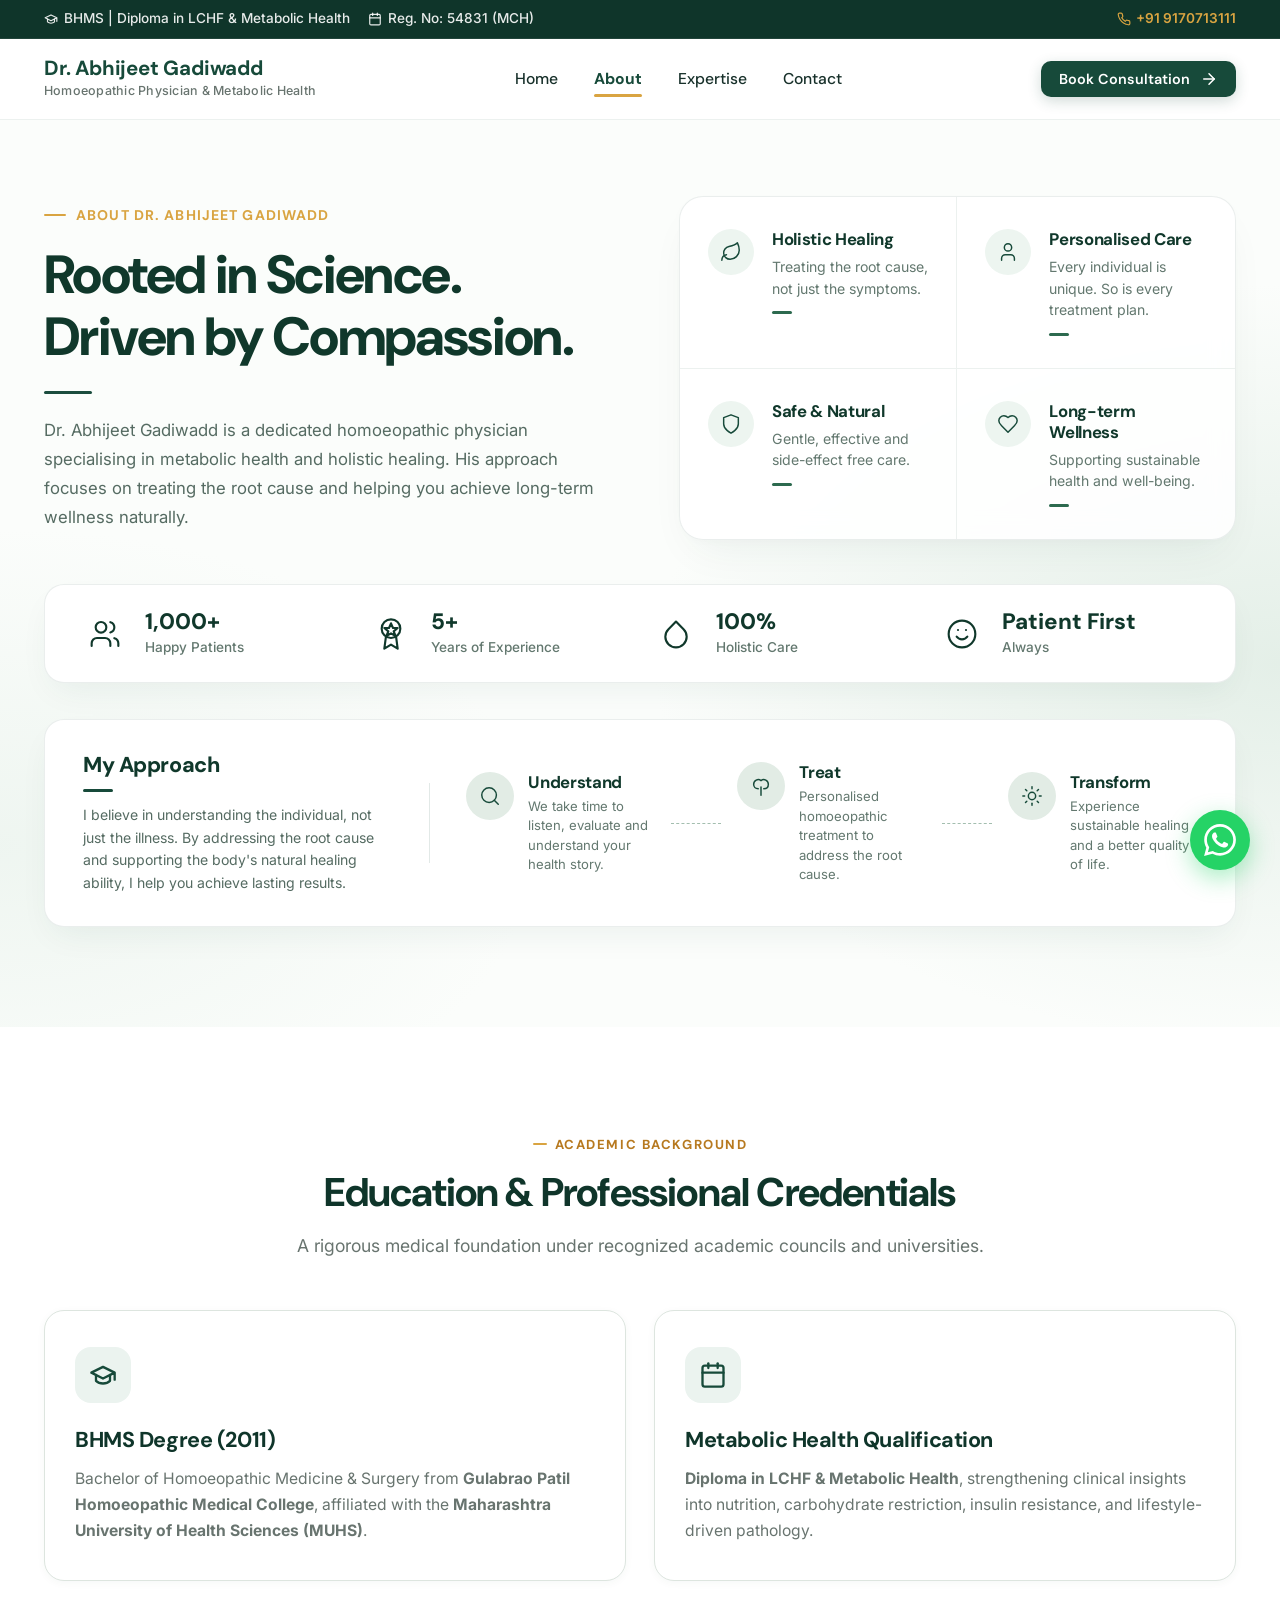
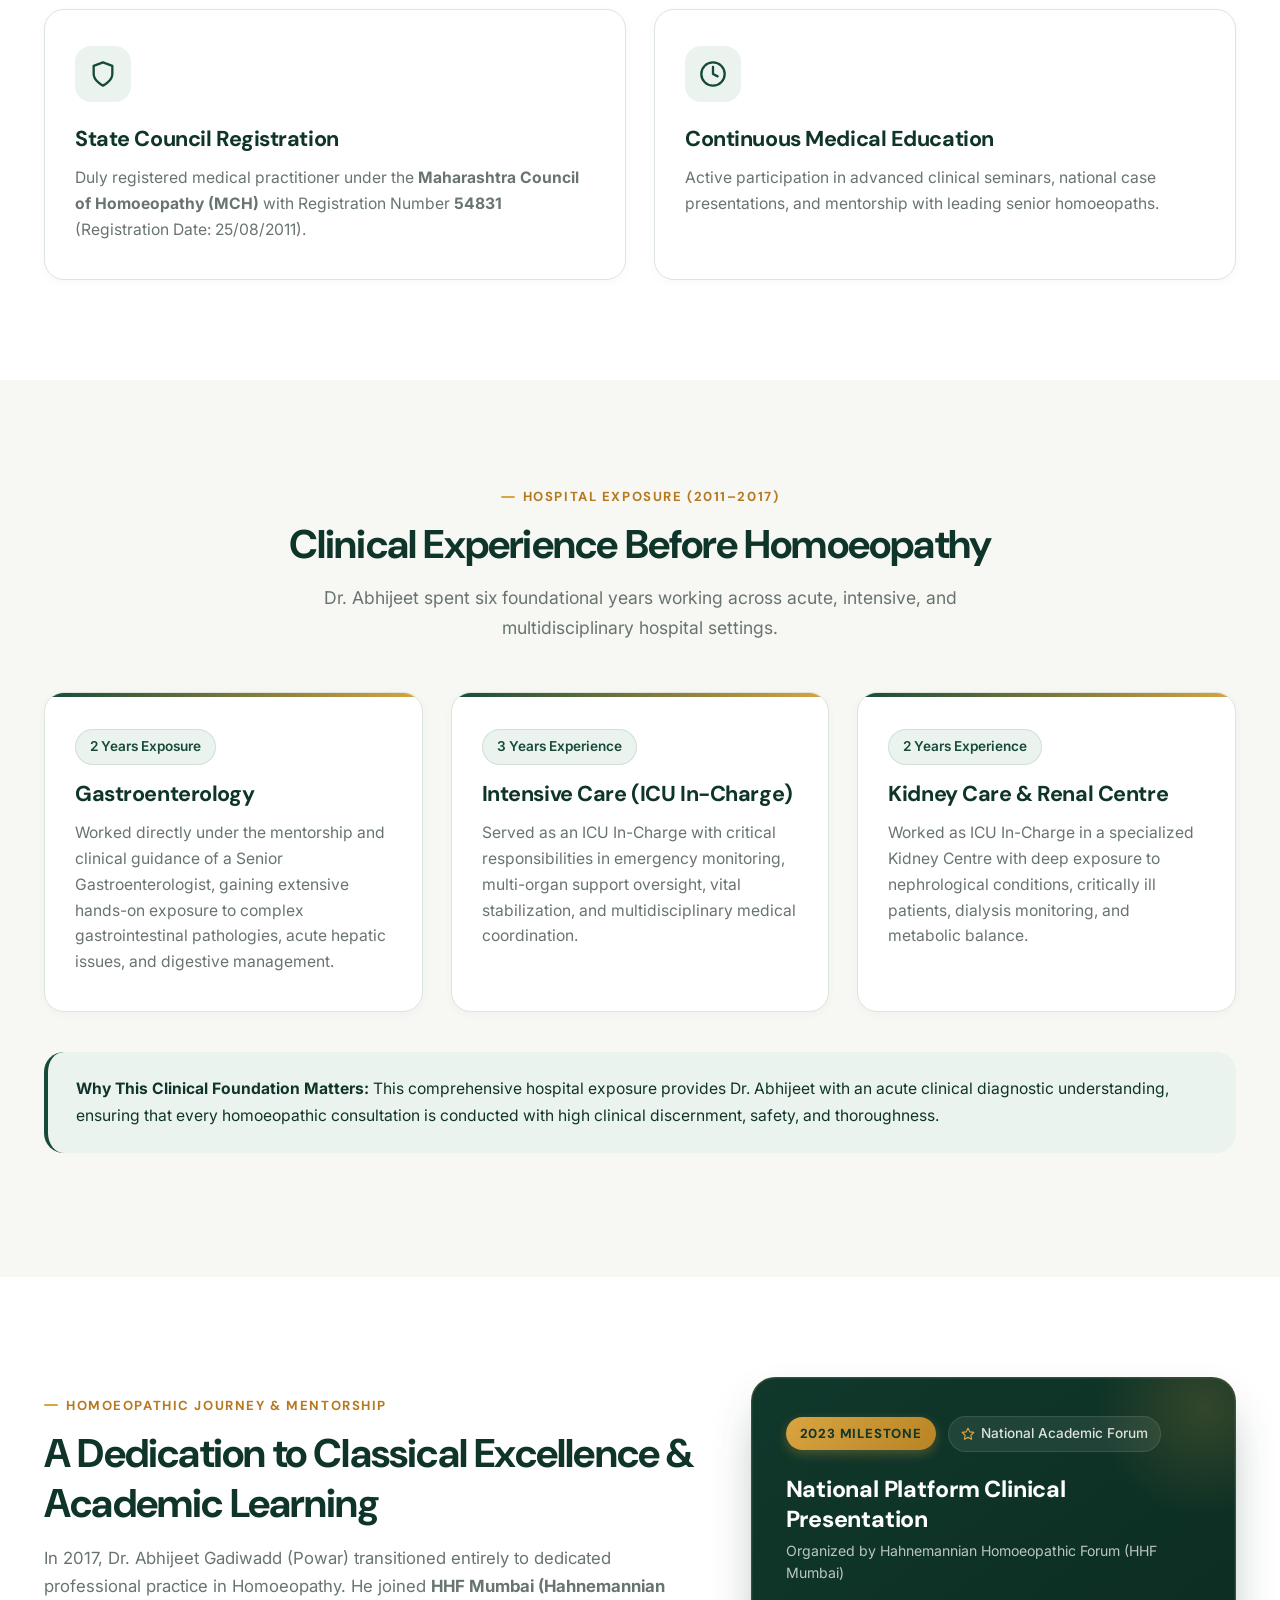
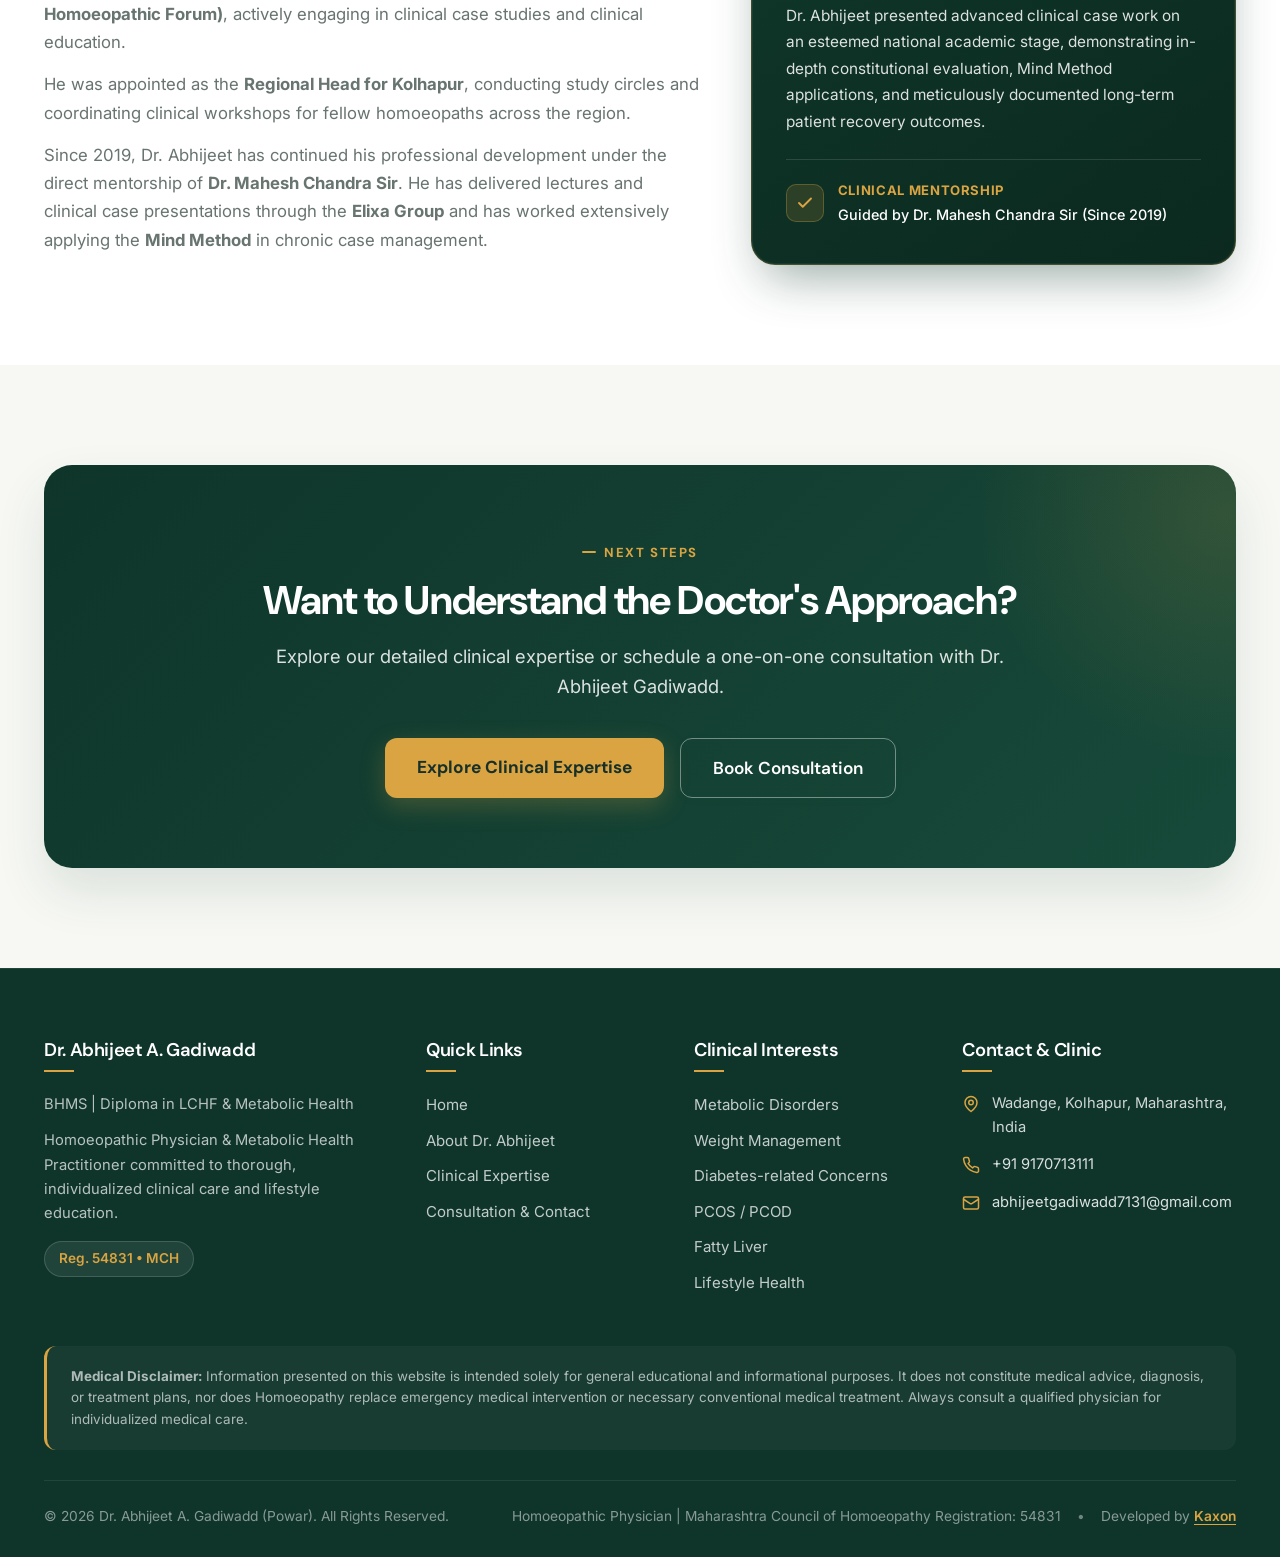
<file: about.html>
<!DOCTYPE html>
<html lang="en">
<head>
  <meta charset="UTF-8">
  <meta name="viewport" content="width=device-width, initial-scale=1.0">
  <title>About Dr. Abhijeet Gadiwadd | Homoeopathic Physician</title>
  <meta name="description" content="Learn about Dr. Abhijeet A. Gadiwadd (Powar), his BHMS education, clinical exposure across Gastroenterology, Intensive Care, Kidney care, HHF Mumbai leadership, and Metabolic Health.">
  <meta name="keywords" content="Dr Abhijeet Gadiwadd About, BHMS Doctor Kolhapur, Homoeopathy Physician, Metabolic Health Practitioner, Gulabrao Patil Homoeopathic College, HHF Mumbai">
  <meta name="author" content="Dr. Abhijeet A. Gadiwadd (Powar)">

  <!-- Open Graph -->
  <meta property="og:type" content="website">
  <meta property="og:title" content="About Dr. Abhijeet Gadiwadd | Homoeopathic Physician">
  <meta property="og:description" content="A Professional Journey Across Clinical Care, Homoeopathy & Metabolic Health.">
  <meta property="og:image" content="images/doctor.jpg">

  <meta name="theme-color" content="#174A3A">

  <link rel="stylesheet" href="css/style.css">
  <link rel="stylesheet" href="css/responsive.css">

  <script type="application/ld+json">
  {
    "@context": "https://schema.org",
    "@type": "Physician",
    "name": "Dr. Abhijeet A. Gadiwadd (Powar)",
    "alumniOf": "Gulabrao Patil Homoeopathic Medical College, MUHS",
    "medicalSpecialty": ["Homeopathy", "Metabolic Health", "Gastroenterology Exposure", "Critical Care Experience"],
    "telephone": "+919170713111",
    "email": "abhijeetgadiwadd7131@gmail.com"
  }
  </script>
</head>
<body>

  <!-- Top Announcement Strip -->
  <div class="top-strip">
    <div class="container top-strip-inner">
      <div class="top-strip-info">
        <span>
          <svg width="14" height="14" viewBox="0 0 24 24" fill="none" stroke="currentColor" stroke-width="2" stroke-linecap="round" stroke-linejoin="round"><path d="M22 10v6M2 10l10-5 10 5-10 5z"/><path d="M6 12v5c3 3 9 3 12 0v-5"/></svg>
          BHMS | Diploma in LCHF &amp; Metabolic Health
        </span>
        <span>
          <svg width="14" height="14" viewBox="0 0 24 24" fill="none" stroke="currentColor" stroke-width="2" stroke-linecap="round" stroke-linejoin="round"><rect width="18" height="18" x="3" y="4" rx="2" ry="2"/><line x1="16" x2="16" y1="2" y2="6"/><line x1="8" x2="8" y1="2" y2="6"/><line x1="3" x2="21" y1="10" y2="10"/></svg>
          Reg. No: 54831 (MCH)
        </span>
      </div>
      <div class="top-strip-links">
        <a href="tel:+919170713111" class="top-strip-link">
          <svg width="14" height="14" viewBox="0 0 24 24" fill="none" stroke="currentColor" stroke-width="2" stroke-linecap="round" stroke-linejoin="round"><path d="M22 16.92v3a2 2 0 0 1-2.18 2 19.79 19.79 0 0 1-8.63-3.07 19.5 19.5 0 0 1-6-6 19.79 19.79 0 0 1-3.07-8.67A2 2 0 0 1 4.11 2h3a2 2 0 0 1 2 1.72 12.84 12.84 0 0 0 .7 2.81 2 2 0 0 1-.45 2.11L8.09 9.91a16 16 0 0 0 6 6l1.27-1.27a2 2 0 0 1 2.11-.45 12.84 12.84 0 0 0 2.81.7A2 2 0 0 1 22 16.92z"/></svg>
          +91 9170713111
        </a>
      </div>
    </div>
  </div>

  <!-- Site Header -->
  <header class="site-header">
    <div class="container header-inner">
      <a href="index.html" class="brand-logo" aria-label="Dr. Abhijeet A. Gadiwadd Home">
        <span class="brand-name">Dr. Abhijeet Gadiwadd</span>
        <span class="brand-subtitle">Homoeopathic Physician &amp; Metabolic Health</span>
      </a>

      <nav class="nav-desktop" aria-label="Primary Navigation">
        <ul class="nav-links">
          <li><a href="index.html" class="nav-link">Home</a></li>
          <li><a href="about.html" class="nav-link active">About</a></li>
          <li><a href="expertise.html" class="nav-link">Expertise</a></li>
          <li><a href="contact.html" class="nav-link">Contact</a></li>
        </ul>
      </nav>

      <div class="header-actions">
        <button type="button" class="btn btn-primary btn-sm" data-open-modal="consultation">
          Book Consultation
          <svg viewBox="0 0 24 24" fill="none" stroke="currentColor" stroke-width="2" stroke-linecap="round" stroke-linejoin="round"><path d="M5 12h14"/><path d="m12 5 7 7-7 7"/></svg>
        </button>

        <button type="button" class="mobile-toggle" aria-label="Toggle navigation menu">
          <svg width="24" height="24" viewBox="0 0 24 24" fill="none" stroke="currentColor" stroke-width="2" stroke-linecap="round" stroke-linejoin="round"><line x1="4" x2="20" y1="12" y2="12"/><line x1="4" x2="20" y1="6" y2="6"/><line x1="4" x2="20" y1="18" y2="18"/></svg>
        </button>
      </div>
    </div>
  </header>

  <!-- Mobile Drawer -->
  <div class="mobile-overlay"></div>
  <aside class="mobile-nav-drawer" aria-label="Mobile Menu">
    <div>
      <div class="mobile-drawer-header">
        <span class="brand-name" style="font-size: 1.15rem;">Dr. Abhijeet Gadiwadd</span>
        <button type="button" class="drawer-close-btn" aria-label="Close menu">
          <svg width="20" height="20" viewBox="0 0 24 24" fill="none" stroke="currentColor" stroke-width="2" stroke-linecap="round" stroke-linejoin="round"><path d="M18 6 6 18"/><path d="m6 6 12 12"/></svg>
        </button>
      </div>
      <ul class="mobile-nav-list">
        <li>
          <a href="index.html" class="mobile-nav-link">
            <div class="mobile-nav-icon-wrap">
              <svg viewBox="0 0 24 24" fill="none" stroke="currentColor" stroke-width="2" stroke-linecap="round" stroke-linejoin="round"><path d="m3 9 9-7 9 7v11a2 2 0 0 1-2 2H5a2 2 0 0 1-2-2z"/><polyline points="9 22 9 12 15 12 15 22"/></svg>
            </div>
            <div class="mobile-nav-text">
              <span class="mobile-nav-title">Home</span>
              <span class="mobile-nav-sub">Main Overview &amp; Introduction</span>
            </div>
            <svg class="mobile-nav-arrow" viewBox="0 0 24 24" fill="none" stroke="currentColor" stroke-width="2" stroke-linecap="round" stroke-linejoin="round"><path d="m9 18 6-6-6-6"/></svg>
          </a>
        </li>
        <li>
          <a href="about.html" class="mobile-nav-link active">
            <div class="mobile-nav-icon-wrap">
              <svg viewBox="0 0 24 24" fill="none" stroke="currentColor" stroke-width="2" stroke-linecap="round" stroke-linejoin="round"><path d="M19 21v-2a4 4 0 0 0-4-4H9a4 4 0 0 0-4 4v2"/><circle cx="12" cy="7" r="4"/></svg>
            </div>
            <div class="mobile-nav-text">
              <span class="mobile-nav-title">About Dr. Abhijeet</span>
              <span class="mobile-nav-sub">Credentials &amp; Hospital Background</span>
            </div>
            <svg class="mobile-nav-arrow" viewBox="0 0 24 24" fill="none" stroke="currentColor" stroke-width="2" stroke-linecap="round" stroke-linejoin="round"><path d="m9 18 6-6-6-6"/></svg>
          </a>
        </li>
        <li>
          <a href="expertise.html" class="mobile-nav-link">
            <div class="mobile-nav-icon-wrap">
              <svg viewBox="0 0 24 24" fill="none" stroke="currentColor" stroke-width="2" stroke-linecap="round" stroke-linejoin="round"><path d="M11 20A7 7 0 0 1 9.8 6.1C15.5 5 17 4.48 19 2c1 2 2 4.18 2 8 0 5.5-4.78 10-10 10Z"/><path d="M2 21c0-3 1.85-5.36 5.08-6"/></svg>
            </div>
            <div class="mobile-nav-text">
              <span class="mobile-nav-title">Clinical Expertise</span>
              <span class="mobile-nav-sub">Metabolic Health &amp; Homoeopathy</span>
            </div>
            <svg class="mobile-nav-arrow" viewBox="0 0 24 24" fill="none" stroke="currentColor" stroke-width="2" stroke-linecap="round" stroke-linejoin="round"><path d="m9 18 6-6-6-6"/></svg>
          </a>
        </li>
        <li>
          <a href="contact.html" class="mobile-nav-link">
            <div class="mobile-nav-icon-wrap">
              <svg viewBox="0 0 24 24" fill="none" stroke="currentColor" stroke-width="2" stroke-linecap="round" stroke-linejoin="round"><rect width="20" height="16" x="2" y="4" rx="2"/><path d="m22 7-8.97 5.7a1.94 1.94 0 0 1-2.06 0L2 7"/></svg>
            </div>
            <div class="mobile-nav-text">
              <span class="mobile-nav-title">Contact &amp; Clinic</span>
              <span class="mobile-nav-sub">Consultation Request &amp; Location</span>
            </div>
            <svg class="mobile-nav-arrow" viewBox="0 0 24 24" fill="none" stroke="currentColor" stroke-width="2" stroke-linecap="round" stroke-linejoin="round"><path d="m9 18 6-6-6-6"/></svg>
          </a>
        </li>
      </ul>
    </div>
    <div class="mobile-drawer-footer">
      <button type="button" class="btn btn-primary btn-block" data-open-modal="consultation">Book Consultation</button>
      <a href="https://wa.me/919170713111?text=Hello%20Dr.%20Abhijeet,%20I%20would%20like%20to%20enquire%20about%20a%20consultation." class="btn btn-whatsapp btn-block" target="_blank" rel="noopener noreferrer">WhatsApp</a>
    </div>
  </aside>

  <!-- Pixel-Perfect About Page Hero (Image-to-Code Reference) -->
  <section class="img-about-hero-section">
    <div class="container">
      <!-- Top 2-Column Split -->
      <div class="img-about-hero-grid">
        <!-- Left Column: Eyebrow + Serif Headline + Body Paragraph -->
        <div class="img-about-left">
          <div class="img-about-eyebrow-wrap">
            <span class="img-about-dash"></span>
            <span class="img-about-eyebrow">ABOUT DR. ABHIJEET GADIWADD</span>
          </div>
          <h1 class="img-about-title">
            Rooted in Science.<br>Driven by Compassion.
          </h1>
          <div class="img-about-title-underline"></div>
          <p class="img-about-desc">
            Dr. Abhijeet Gadiwadd is a dedicated homoeopathic physician specialising in metabolic health and holistic healing. His approach focuses on treating the root cause and helping you achieve long-term wellness naturally.
          </p>
        </div>

        <!-- Right Column: 2x2 Feature Cards Grid Container -->
        <div class="img-about-right">
          <div class="img-features-card">
            <!-- Cell 1: Holistic Healing -->
            <div class="img-feature-cell border-right border-bottom">
              <div class="img-cell-icon-circle">
                <svg viewBox="0 0 24 24" fill="none" stroke="currentColor" stroke-width="1.6" stroke-linecap="round" stroke-linejoin="round"><path d="M11 20A7 7 0 0 1 9.8 6.1C15.5 5 17 4.48 19 2c1 2 2 4.18 2 8 0 5.5-4.78 10-10 10Z"/><path d="M2 21c0-3 1.85-5.36 5.08-6"/></svg>
              </div>
              <div class="img-cell-content">
                <h4>Holistic Healing</h4>
                <p>Treating the root cause, not just the symptoms.</p>
                <div class="img-cell-dash"></div>
              </div>
            </div>

            <!-- Cell 2: Personalised Care -->
            <div class="img-feature-cell border-bottom">
              <div class="img-cell-icon-circle">
                <svg viewBox="0 0 24 24" fill="none" stroke="currentColor" stroke-width="1.6" stroke-linecap="round" stroke-linejoin="round"><path d="M19 21v-2a4 4 0 0 0-4-4H9a4 4 0 0 0-4 4v2"/><circle cx="12" cy="7" r="4"/></svg>
              </div>
              <div class="img-cell-content">
                <h4>Personalised Care</h4>
                <p>Every individual is unique. So is every treatment plan.</p>
                <div class="img-cell-dash"></div>
              </div>
            </div>

            <!-- Cell 3: Safe & Natural -->
            <div class="img-feature-cell border-right">
              <div class="img-cell-icon-circle">
                <svg viewBox="0 0 24 24" fill="none" stroke="currentColor" stroke-width="1.6" stroke-linecap="round" stroke-linejoin="round"><path d="M12 22s8-4 8-10V5l-8-3-8 3v7c0 6 8 10 8 10z"/></svg>
              </div>
              <div class="img-cell-content">
                <h4>Safe &amp; Natural</h4>
                <p>Gentle, effective and side-effect free care.</p>
                <div class="img-cell-dash"></div>
              </div>
            </div>

            <!-- Cell 4: Long-term Wellness -->
            <div class="img-feature-cell">
              <div class="img-cell-icon-circle">
                <svg viewBox="0 0 24 24" fill="none" stroke="currentColor" stroke-width="1.6" stroke-linecap="round" stroke-linejoin="round"><path d="M19 14c1.49-1.46 3-3.21 3-5.5A5.5 5.5 0 0 0 16.5 3c-1.76 0-3 .5-4.5 2-1.5-1.5-2.74-2-4.5-2A5.5 5.5 0 0 0 2 8.5c0 2.3 1.5 4.05 3 5.5l7 7Z"/></svg>
              </div>
              <div class="img-cell-content">
                <h4>Long-term Wellness</h4>
                <p>Supporting sustainable health and well-being.</p>
                <div class="img-cell-dash"></div>
              </div>
            </div>
          </div>
        </div>
      </div>

      <!-- Middle: Floating 4-Column Stats Pill Card -->
      <div class="img-stats-floating-card">
        <div class="img-stat-item">
          <div class="img-stat-icon">
            <svg viewBox="0 0 24 24" fill="none" stroke="currentColor" stroke-width="1.6" stroke-linecap="round" stroke-linejoin="round"><path d="M16 21v-2a4 4 0 0 0-4-4H6a4 4 0 0 0-4 4v2"/><circle cx="9" cy="7" r="4"/><path d="M22 21v-2a4 4 0 0 0-3-3.87"/><path d="M16 3.13a4 4 0 0 1 0 7.75"/></svg>
          </div>
          <div class="img-stat-info">
            <div class="img-stat-num">1,000+</div>
            <div class="img-stat-lbl">Happy Patients</div>
          </div>
        </div>

        <div class="img-stat-item">
          <div class="img-stat-icon">
            <svg viewBox="0 0 24 24" fill="none" stroke="currentColor" stroke-width="1.6" stroke-linecap="round" stroke-linejoin="round"><circle cx="12" cy="8" r="7"/><polyline points="8.21 13.89 7 23 12 20 17 23 15.79 13.88"/><polygon points="12 4 13.5 7.5 17 7.5 14 10 15.5 13.5 12 11.5 8.5 13.5 10 10 7 7.5 10.5 7.5"/></svg>
          </div>
          <div class="img-stat-info">
            <div class="img-stat-num">5+</div>
            <div class="img-stat-lbl">Years of Experience</div>
          </div>
        </div>

        <div class="img-stat-item">
          <div class="img-stat-icon">
            <svg viewBox="0 0 24 24" fill="none" stroke="currentColor" stroke-width="1.6" stroke-linecap="round" stroke-linejoin="round"><path d="M12 2.69l5.66 5.66a8 8 0 1 1-11.31 0z"/></svg>
          </div>
          <div class="img-stat-info">
            <div class="img-stat-num">100%</div>
            <div class="img-stat-lbl">Holistic Care</div>
          </div>
        </div>

        <div class="img-stat-item">
          <div class="img-stat-icon">
            <svg viewBox="0 0 24 24" fill="none" stroke="currentColor" stroke-width="1.6" stroke-linecap="round" stroke-linejoin="round"><circle cx="12" cy="12" r="10"/><path d="M8 14s1.5 2 4 2 4-2 4-2"/><line x1="9" y1="9" x2="9.01" y2="9"/><line x1="15" y1="9" x2="15.01" y2="9"/></svg>
          </div>
          <div class="img-stat-info">
            <div class="img-stat-num">Patient First</div>
            <div class="img-stat-lbl">Always</div>
          </div>
        </div>
      </div>

      <!-- Bottom: "My Approach" Process Card with Horizontal Dotted Connecting Line -->
      <div class="img-approach-card">
        <div class="img-approach-left">
          <h3>My Approach</h3>
          <div class="img-approach-title-dash"></div>
          <p>
            I believe in understanding the individual, not just the illness. By addressing the root cause and supporting the body's natural healing ability, I help you achieve lasting results.
          </p>
        </div>

        <div class="img-approach-divider"></div>

        <div class="img-approach-steps">
          <!-- Step 1: Understand -->
          <div class="img-step-item">
            <div class="img-step-icon-circle">
              <svg viewBox="0 0 24 24" fill="none" stroke="currentColor" stroke-width="1.6" stroke-linecap="round" stroke-linejoin="round"><circle cx="11" cy="11" r="8"/><line x1="21" y1="21" x2="16.65" y2="16.65"/></svg>
            </div>
            <div class="img-step-text">
              <h4>Understand</h4>
              <p>We take time to listen, evaluate and understand your health story.</p>
            </div>
          </div>

          <div class="img-step-connector" aria-hidden="true"></div>

          <!-- Step 2: Treat -->
          <div class="img-step-item">
            <div class="img-step-icon-circle">
              <svg viewBox="0 0 24 24" fill="none" stroke="currentColor" stroke-width="1.6" stroke-linecap="round" stroke-linejoin="round"><path d="M12 22v-9"/><path d="M9 15c-3 0-5-2-5-5a5 5 0 0 1 8-4"/><path d="M15 15c3 0 5-2 5-5a5 5 0 0 0-8-4"/></svg>
            </div>
            <div class="img-step-text">
              <h4>Treat</h4>
              <p>Personalised homoeopathic treatment to address the root cause.</p>
            </div>
          </div>

          <div class="img-step-connector" aria-hidden="true"></div>

          <!-- Step 3: Transform -->
          <div class="img-step-item">
            <div class="img-step-icon-circle">
              <svg viewBox="0 0 24 24" fill="none" stroke="currentColor" stroke-width="1.6" stroke-linecap="round" stroke-linejoin="round"><circle cx="12" cy="12" r="4"/><path d="M12 2v2"/><path d="M12 20v2"/><path d="m4.93 4.93 1.41 1.41"/><path d="m17.66 17.66 1.41 1.41"/><path d="M2 12h2"/><path d="M20 12h2"/><path d="m6.34 17.66-1.41 1.41"/><path d="m19.07 4.93-1.41 1.41"/></svg>
            </div>
            <div class="img-step-text">
              <h4>Transform</h4>
              <p>Experience sustainable healing and a better quality of life.</p>
            </div>
          </div>
        </div>
      </div>
    </div>
  </section>

  <!-- Education & Credentials Section -->
  <section class="section-padding" style="background-color: var(--color-surface);">
    <div class="container">
      <div class="section-header reveal">
        <span class="eyebrow">ACADEMIC BACKGROUND</span>
        <h2>Education &amp; Professional Credentials</h2>
        <p>A rigorous medical foundation under recognized academic councils and universities.</p>
      </div>

      <div class="card-grid-2">
        <div class="premium-card reveal">
          <div class="card-icon-wrapper">
            <svg viewBox="0 0 24 24" fill="none" stroke="currentColor" stroke-width="2" stroke-linecap="round" stroke-linejoin="round"><path d="M22 10v6M2 10l10-5 10 5-10 5z"/><path d="M6 12v5c3 3 9 3 12 0v-5"/></svg>
          </div>
          <h3>BHMS Degree (2011)</h3>
          <p>Bachelor of Homoeopathic Medicine &amp; Surgery from <strong>Gulabrao Patil Homoeopathic Medical College</strong>, affiliated with the <strong>Maharashtra University of Health Sciences (MUHS)</strong>.</p>
        </div>

        <div class="premium-card reveal">
          <div class="card-icon-wrapper">
            <svg viewBox="0 0 24 24" fill="none" stroke="currentColor" stroke-width="2" stroke-linecap="round" stroke-linejoin="round"><rect width="18" height="18" x="3" y="4" rx="2" ry="2"/><line x1="16" x2="16" y1="2" y2="6"/><line x1="8" x2="8" y1="2" y2="6"/><line x1="3" x2="21" y1="10" y2="10"/></svg>
          </div>
          <h3>Metabolic Health Qualification</h3>
          <p><strong>Diploma in LCHF &amp; Metabolic Health</strong>, strengthening clinical insights into nutrition, carbohydrate restriction, insulin resistance, and lifestyle-driven pathology.</p>
        </div>

        <div class="premium-card reveal">
          <div class="card-icon-wrapper">
            <svg viewBox="0 0 24 24" fill="none" stroke="currentColor" stroke-width="2" stroke-linecap="round" stroke-linejoin="round"><path d="M12 22s8-4 8-10V5l-8-3-8 3v7c0 6 8 10 8 10z"/></svg>
          </div>
          <h3>State Council Registration</h3>
          <p>Duly registered medical practitioner under the <strong>Maharashtra Council of Homoeopathy (MCH)</strong> with Registration Number <strong>54831</strong> (Registration Date: 25/08/2011).</p>
        </div>

        <div class="premium-card reveal">
          <div class="card-icon-wrapper">
            <svg viewBox="0 0 24 24" fill="none" stroke="currentColor" stroke-width="2" stroke-linecap="round" stroke-linejoin="round"><circle cx="12" cy="12" r="10"/><polyline points="12 6 12 12 16 14"/></svg>
          </div>
          <h3>Continuous Medical Education</h3>
          <p>Active participation in advanced clinical seminars, national case presentations, and mentorship with leading senior homoeopaths.</p>
        </div>
      </div>
    </div>
  </section>

  <!-- Clinical Experience Before Dedicated Homoeopathy -->
  <section class="section-padding" style="background-color: var(--color-bg);">
    <div class="container">
      <div class="section-header reveal">
        <span class="eyebrow">HOSPITAL EXPOSURE (2011–2017)</span>
        <h2>Clinical Experience Before Homoeopathy</h2>
        <p>Dr. Abhijeet spent six foundational years working across acute, intensive, and multidisciplinary hospital settings.</p>
      </div>

      <div class="card-grid-3">
        <div class="premium-card card-accent-top reveal">
          <div class="badge-tag" style="align-self: flex-start; margin-bottom: 16px;">2 Years Exposure</div>
          <h3>Gastroenterology</h3>
          <p>Worked directly under the mentorship and clinical guidance of a Senior Gastroenterologist, gaining extensive hands-on exposure to complex gastrointestinal pathologies, acute hepatic issues, and digestive management.</p>
        </div>

        <div class="premium-card card-accent-top reveal">
          <div class="badge-tag" style="align-self: flex-start; margin-bottom: 16px;">3 Years Experience</div>
          <h3>Intensive Care (ICU In-Charge)</h3>
          <p>Served as an ICU In-Charge with critical responsibilities in emergency monitoring, multi-organ support oversight, vital stabilization, and multidisciplinary medical coordination.</p>
        </div>

        <div class="premium-card card-accent-top reveal">
          <div class="badge-tag" style="align-self: flex-start; margin-bottom: 16px;">2 Years Experience</div>
          <h3>Kidney Care &amp; Renal Centre</h3>
          <p>Worked as ICU In-Charge in a specialized Kidney Centre with deep exposure to nephrological conditions, critically ill patients, dialysis monitoring, and metabolic balance.</p>
        </div>
      </div>

      <div class="info-callout reveal" style="margin-top: 40px;">
        <p><strong>Why This Clinical Foundation Matters:</strong> This comprehensive hospital exposure provides Dr. Abhijeet with an acute clinical diagnostic understanding, ensuring that every homoeopathic consultation is conducted with high clinical discernment, safety, and thoroughness.</p>
      </div>
    </div>
  </section>

  <!-- Homoeopathy Journey & Academic Leadership -->
  <section class="section-padding" style="background-color: var(--color-surface);">
    <div class="container">
      <div class="hero-grid" style="align-items: center;">
        <div class="reveal">
          <span class="eyebrow">HOMOEOPATHIC JOURNEY &amp; MENTORSHIP</span>
          <h2>A Dedication to Classical Excellence &amp; Academic Learning</h2>
          <p style="margin-top: 16px;">
            In 2017, Dr. Abhijeet Gadiwadd (Powar) transitioned entirely to dedicated professional practice in Homoeopathy. He joined <strong>HHF Mumbai (Hahnemannian Homoeopathic Forum)</strong>, actively engaging in clinical case studies and clinical education.
          </p>
          <p style="margin-top: 14px;">
            He was appointed as the <strong>Regional Head for Kolhapur</strong>, conducting study circles and coordinating clinical workshops for fellow homoeopaths across the region.
          </p>
          <p style="margin-top: 14px;">
            Since 2019, Dr. Abhijeet has continued his professional development under the direct mentorship of <strong>Dr. Mahesh Chandra Sir</strong>. He has delivered lectures and clinical case presentations through the <strong>Elixa Group</strong> and has worked extensively applying the <strong>Mind Method</strong> in chronic case management.
          </p>
        </div>

        <div class="reveal">
          <div class="hhf-milestone-card">
            <div class="hhf-card-badge-row">
              <span class="hhf-year-pill">2023 MILESTONE</span>
              <span class="hhf-forum-tag">
                <svg width="14" height="14" viewBox="0 0 24 24" fill="none" stroke="currentColor" stroke-width="2" stroke-linecap="round" stroke-linejoin="round"><path d="M12 2l3.09 6.26L22 9.27l-5 4.87 1.18 6.88L12 17.77l-6.18 3.25L7 14.14 2 9.27l6.91-1.01L12 2z"/></svg>
                National Academic Forum
              </span>
            </div>

            <div class="hhf-card-header">
              <h3>National Platform Clinical Presentation</h3>
              <span class="hhf-subhead">Organized by Hahnemannian Homoeopathic Forum (HHF Mumbai)</span>
            </div>

            <p class="hhf-card-body">
              Dr. Abhijeet presented advanced clinical case work on an esteemed national academic stage, demonstrating in-depth constitutional evaluation, Mind Method applications, and meticulously documented long-term patient recovery outcomes.
            </p>

            <div class="hhf-card-footer">
              <div class="hhf-mentor-badge">
                <div class="hhf-mentor-icon">
                  <svg width="18" height="18" viewBox="0 0 24 24" fill="none" stroke="currentColor" stroke-width="2.5" stroke-linecap="round" stroke-linejoin="round"><polyline points="20 6 9 17 4 12"/></svg>
                </div>
                <div class="hhf-mentor-text">
                  <strong>Clinical Mentorship</strong>
                  <span>Guided by Dr. Mahesh Chandra Sir (Since 2019)</span>
                </div>
              </div>
            </div>
          </div>
        </div>
      </div>
    </div>
  </section>

  <!-- CTA Section -->
  <section class="section-padding" style="background-color: var(--color-bg);">
    <div class="container">
      <div class="cta-banner reveal">
        <div class="cta-banner-inner">
          <span class="eyebrow" style="color: var(--color-secondary);">NEXT STEPS</span>
          <h2>Want to Understand the Doctor's Approach?</h2>
          <p>Explore our detailed clinical expertise or schedule a one-on-one consultation with Dr. Abhijeet Gadiwadd.</p>
          <div class="cta-btn-group">
            <a href="expertise.html" class="btn btn-gold btn-lg">Explore Clinical Expertise</a>
            <button type="button" class="btn btn-secondary btn-lg" style="background-color: transparent; border-color: rgba(255,255,255,0.4); color: #fff;" data-open-modal="consultation">
              Book Consultation
            </button>
          </div>
        </div>
      </div>
    </div>
  </section>

  <!-- Global Footer -->
  <footer class="site-footer">
    <div class="container">
      <div class="footer-grid">
        <div class="footer-col">
          <h4 style="color:#fff;">Dr. Abhijeet A. Gadiwadd</h4>
          <p style="margin-bottom: 12px;">BHMS | Diploma in LCHF &amp; Metabolic Health</p>
          <p>Homoeopathic Physician &amp; Metabolic Health Practitioner committed to thorough, individualized clinical care and lifestyle education.</p>
          <div style="margin-top: 16px;">
            <span class="badge-tag" style="background-color: rgba(255,255,255,0.08); color: var(--color-secondary); border-color: rgba(255,255,255,0.15);">Reg. 54831 • MCH</span>
          </div>
        </div>

        <div class="footer-col">
          <h4>Quick Links</h4>
          <ul class="footer-links">
            <li><a href="index.html">Home</a></li>
            <li><a href="about.html">About Dr. Abhijeet</a></li>
            <li><a href="expertise.html">Clinical Expertise</a></li>
            <li><a href="contact.html">Consultation &amp; Contact</a></li>
          </ul>
        </div>

        <div class="footer-col">
          <h4>Clinical Interests</h4>
          <ul class="footer-links">
            <li><a href="expertise.html#metabolic">Metabolic Disorders</a></li>
            <li><a href="expertise.html#weight">Weight Management</a></li>
            <li><a href="expertise.html#diabetes">Diabetes-related Concerns</a></li>
            <li><a href="expertise.html#pcod">PCOS / PCOD</a></li>
            <li><a href="expertise.html#liver">Fatty Liver</a></li>
            <li><a href="expertise.html#lifestyle">Lifestyle Health</a></li>
          </ul>
        </div>

        <div class="footer-col">
          <h4>Contact &amp; Clinic</h4>
          <div class="footer-contact-list">
            <div class="footer-contact-item">
              <svg viewBox="0 0 24 24" fill="none" stroke="currentColor" stroke-width="2" stroke-linecap="round" stroke-linejoin="round"><path d="M20 10c0 6-8 12-8 12s-8-6-8-12a8 8 0 0 1 16 0Z"/><circle cx="12" cy="10" r="3"/></svg>
              <span>Wadange, Kolhapur, Maharashtra, India</span>
            </div>
            <div class="footer-contact-item">
              <svg viewBox="0 0 24 24" fill="none" stroke="currentColor" stroke-width="2" stroke-linecap="round" stroke-linejoin="round"><path d="M22 16.92v3a2 2 0 0 1-2.18 2 19.79 19.79 0 0 1-8.63-3.07 19.5 19.5 0 0 1-6-6 19.79 19.79 0 0 1-3.07-8.67A2 2 0 0 1 4.11 2h3a2 2 0 0 1 2 1.72 12.84 12.84 0 0 0 .7 2.81 2 2 0 0 1-.45 2.11L8.09 9.91a16 16 0 0 0 6 6l1.27-1.27a2 2 0 0 1 2.11-.45 12.84 12.84 0 0 0 2.81.7A2 2 0 0 1 22 16.92z"/></svg>
              <a href="tel:+919170713111" style="color: rgba(255,255,255,0.85);">+91 9170713111</a>
            </div>
            <div class="footer-contact-item">
              <svg viewBox="0 0 24 24" fill="none" stroke="currentColor" stroke-width="2" stroke-linecap="round" stroke-linejoin="round"><rect width="20" height="16" x="2" y="4" rx="2"/><path d="m22 7-8.97 5.7a1.94 1.94 0 0 1-2.06 0L2 7"/></svg>
              <a href="mailto:abhijeetgadiwadd7131@gmail.com" style="color: rgba(255,255,255,0.85); word-break: break-all;">abhijeetgadiwadd7131@gmail.com</a>
            </div>
          </div>
        </div>
      </div>

      <div class="footer-disclaimer-box">
        <p><strong>Medical Disclaimer:</strong> Information presented on this website is intended solely for general educational and informational purposes. It does not constitute medical advice, diagnosis, or treatment plans, nor does Homoeopathy replace emergency medical intervention or necessary conventional medical treatment. Always consult a qualified physician for individualized medical care.</p>
      </div>

      <div class="footer-bottom">
        <div>© 2026 Dr. Abhijeet A. Gadiwadd (Powar). All Rights Reserved.</div>
        <div>
          Homoeopathic Physician | Maharashtra Council of Homoeopathy Registration: 54831
          <span style="display:inline-block; margin-left:12px; color:rgba(255,255,255,0.4);">•</span>
          <span style="display:inline-block; margin-left:12px;">
            Developed by <a href="https://kaxon.in" target="_blank" rel="noopener noreferrer" style="color:var(--color-secondary); font-weight:600; text-decoration:underline; text-underline-offset:3px;">Kaxon</a>
          </span>
        </div>
      </div>
    </div>
  </footer>

  <!-- Floating WhatsApp -->
  <a href="https://wa.me/919170713111?text=Hello%20Dr.%20Abhijeet,%20I%20would%20like%20to%20enquire%20about%20a%20consultation." class="floating-whatsapp" target="_blank" rel="noopener noreferrer" aria-label="Connect on WhatsApp">
    <span class="floating-whatsapp-tooltip">Chat with Doctor</span>
    <svg viewBox="0 0 24 24" fill="currentColor"><path d="M.057 24l1.687-6.163c-1.041-1.804-1.588-3.849-1.587-5.946.003-6.556 5.338-11.891 11.893-11.891 3.181.001 6.167 1.24 8.413 3.488 2.245 2.248 3.481 5.236 3.48 8.414-.003 6.557-5.338 11.892-11.893 11.892-1.99-.001-3.951-.5-5.688-1.448l-6.305 1.654zm6.597-3.807c1.676.995 3.276 1.591 5.392 1.592 5.448 0 9.886-4.434 9.889-9.885.002-5.462-4.415-9.89-9.881-9.892-5.452 0-9.887 4.434-9.889 9.884-.001 2.225.651 3.891 1.746 5.634l-.999 3.648 3.742-.981zm11.387-5.464c-.074-.124-.272-.198-.57-.347-.297-.149-1.758-.868-2.031-.967-.272-.099-.47-.149-.669.149-.198.297-.768.967-.941 1.165-.173.198-.347.223-.644.074-.297-.149-1.255-.462-2.39-1.475-.883-.788-1.48-1.761-1.653-2.059-.173-.297-.018-.458.13-.606.134-.133.297-.347.446-.521.151-.172.2-.296.3-.495.099-.198.05-.372-.025-.521-.075-.148-.669-1.611-.916-2.206-.242-.579-.487-.501-.669-.51l-.57-.01c-.198 0-.52.074-.792.372s-1.04 1.016-1.04 2.479 1.065 2.876 1.213 3.074c.149.198 2.095 3.2 5.076 4.487.709.306 1.263.489 1.694.626.712.226 1.36.194 1.872.118.571-.085 1.758-.719 2.006-1.413.248-.695.248-1.29.173-1.414z"/></svg>
  </a>

  <!-- Mobile Sticky Bar -->
  <div class="mobile-sticky-bar" aria-label="Mobile quick actions">
    <div class="mobile-sticky-grid">
      <a href="tel:+919170713111" class="mobile-sticky-btn btn-call">
        <svg viewBox="0 0 24 24" fill="none" stroke="currentColor" stroke-width="2" stroke-linecap="round" stroke-linejoin="round"><path d="M22 16.92v3a2 2 0 0 1-2.18 2 19.79 19.79 0 0 1-8.63-3.07 19.5 19.5 0 0 1-6-6 19.79 19.79 0 0 1-3.07-8.67A2 2 0 0 1 4.11 2h3a2 2 0 0 1 2 1.72 12.84 12.84 0 0 0 .7 2.81 2 2 0 0 1-.45 2.11L8.09 9.91a16 16 0 0 0 6 6l1.27-1.27a2 2 0 0 1 2.11-.45 12.84 12.84 0 0 0 2.81.7A2 2 0 0 1 22 16.92z"/></svg>
        <span>Call</span>
      </a>
      <a href="https://wa.me/919170713111?text=Hello%20Dr.%20Abhijeet,%20I%20would%20like%20to%20enquire%20about%20a%20consultation." class="mobile-sticky-btn btn-wa" target="_blank" rel="noopener noreferrer">
        <svg viewBox="0 0 24 24" fill="currentColor"><path d="M.057 24l1.687-6.163c-1.041-1.804-1.588-3.849-1.587-5.946.003-6.556 5.338-11.891 11.893-11.891 3.181.001 6.167 1.24 8.413 3.488 2.245 2.248 3.481 5.236 3.48 8.414-.003 6.557-5.338 11.892-11.893 11.892-1.99-.001-3.951-.5-5.688-1.448l-6.305 1.654zm6.597-3.807c1.676.995 3.276 1.591 5.392 1.592 5.448 0 9.886-4.434 9.889-9.885.002-5.462-4.415-9.89-9.881-9.892-5.452 0-9.887 4.434-9.889 9.884-.001 2.225.651 3.891 1.746 5.634l-.999 3.648 3.742-.981zm11.387-5.464c-.074-.124-.272-.198-.57-.347-.297-.149-1.758-.868-2.031-.967-.272-.099-.47-.149-.669.149-.198.297-.768.967-.941 1.165-.173.198-.347.223-.644.074-.297-.149-1.255-.462-2.39-1.475-.883-.788-1.48-1.761-1.653-2.059-.173-.297-.018-.458.13-.606.134-.133.297-.347.446-.521.151-.172.2-.296.3-.495.099-.198.05-.372-.025-.521-.075-.148-.669-1.611-.916-2.206-.242-.579-.487-.501-.669-.51l-.57-.01c-.198 0-.52.074-.792.372s-1.04 1.016-1.04 2.479 1.065 2.876 1.213 3.074c.149.198 2.095 3.2 5.076 4.487.709.306 1.263.489 1.694.626.712.226 1.36.194 1.872.118.571-.085 1.758-.719 2.006-1.413.248-.695.248-1.29.173-1.414z"/></svg>
        <span>WhatsApp</span>
      </a>
      <button type="button" class="mobile-sticky-btn btn-book" data-open-modal="consultation">
        <svg viewBox="0 0 24 24" fill="none" stroke="currentColor" stroke-width="2" stroke-linecap="round" stroke-linejoin="round"><rect width="18" height="18" x="3" y="4" rx="2" ry="2"/><line x1="16" x2="16" y1="2" y2="6"/><line x1="8" x2="8" y1="2" y2="6"/><line x1="3" x2="21" y1="10" y2="10"/></svg>
        <span>Book Consult</span>
      </button>
    </div>
  </div>

  <!-- Consultation Modal -->
  <div class="modal-overlay" id="consultationModal" aria-hidden="true" role="dialog" aria-labelledby="modalTitle">
    <div class="modal-container">
      <button type="button" class="modal-close" aria-label="Close dialog">
        <svg width="20" height="20" viewBox="0 0 24 24" fill="none" stroke="currentColor" stroke-width="2" stroke-linecap="round" stroke-linejoin="round"><line x1="18" y1="6" x2="6" y2="18"/><line x1="6" y1="6" x2="18" y2="18"/></svg>
      </button>

      <div style="margin-bottom: 24px;">
        <span class="eyebrow">CONSULTATION ENQUIRY</span>
        <h3 id="modalTitle">Request a Consultation</h3>
        <p style="font-size: 0.95rem; margin-top: 6px;">Share your details and health concern. Dr. Abhijeet's clinic will connect with you.</p>
      </div>

      <div class="form-success-banner" role="alert">
        <svg width="24" height="24" viewBox="0 0 24 24" fill="none" stroke="currentColor" stroke-width="2" stroke-linecap="round" stroke-linejoin="round"><path d="M22 11.08V12a10 10 0 1 1-5.93-9.14"/><polyline points="22 4 12 14.01 9 11.01"/></svg>
        <div>
          <strong>Thank you!</strong> Your consultation request has been received. We will get back to you shortly.
        </div>
      </div>

      <form id="modalConsultationForm" novalidate>
        <div class="form-group">
          <label class="form-label" for="modal_name">Full Name <span class="req">*</span></label>
          <input type="text" id="modal_name" name="name" class="form-control" placeholder="e.g. Rahul Sharma" required>
          <div class="form-error-msg"></div>
        </div>

        <div class="form-group">
          <label class="form-label" for="modal_phone">Phone Number <span class="req">*</span></label>
          <input type="tel" id="modal_phone" name="phone" class="form-control" placeholder="e.g. 9876543210" required>
          <div class="form-error-msg"></div>
        </div>

        <div class="form-group">
          <label class="form-label" for="modal_email">Email Address <span style="font-weight: 400; color: var(--color-text-muted);">(Optional)</span></label>
          <input type="email" id="modal_email" name="email" class="form-control" placeholder="name@example.com">
          <div class="form-error-msg"></div>
        </div>

        <div class="form-group">
          <label class="form-label" for="modal_healthConcern">Health Concern <span class="req">*</span></label>
          <select id="modal_healthConcern" name="healthConcern" class="form-control" required>
            <option value="">Select an area of discussion...</option>
            <option value="General Homoeopathy Consultation">General Homoeopathy Consultation</option>
            <option value="Metabolic Health">Metabolic Health</option>
            <option value="Weight Management">Weight Management</option>
            <option value="Diabetes-related Metabolic Concerns">Diabetes-related Metabolic Concerns</option>
            <option value="PCOS / PCOD">PCOS / PCOD</option>
            <option value="Fatty Liver">Fatty Liver</option>
            <option value="Lifestyle-related Health Concern">Lifestyle-related Health Concern</option>
            <option value="Other">Other</option>
          </select>
          <div class="form-error-msg"></div>
        </div>

        <div class="form-group">
          <label class="form-label" for="modal_message">Brief Description <span style="font-weight: 400; color: var(--color-text-muted);">(Optional)</span></label>
          <textarea id="modal_message" name="message" class="form-control" rows="3" placeholder="Any specific symptoms or health context..."></textarea>
        </div>

        <button type="submit" class="btn btn-primary btn-block btn-lg">
          Submit Consultation Request
        </button>
      </form>
    </div>
  </div>

  <script src="js/main.js"></script>
  <script src="js/form.js"></script>
</body>
</html>
</file>
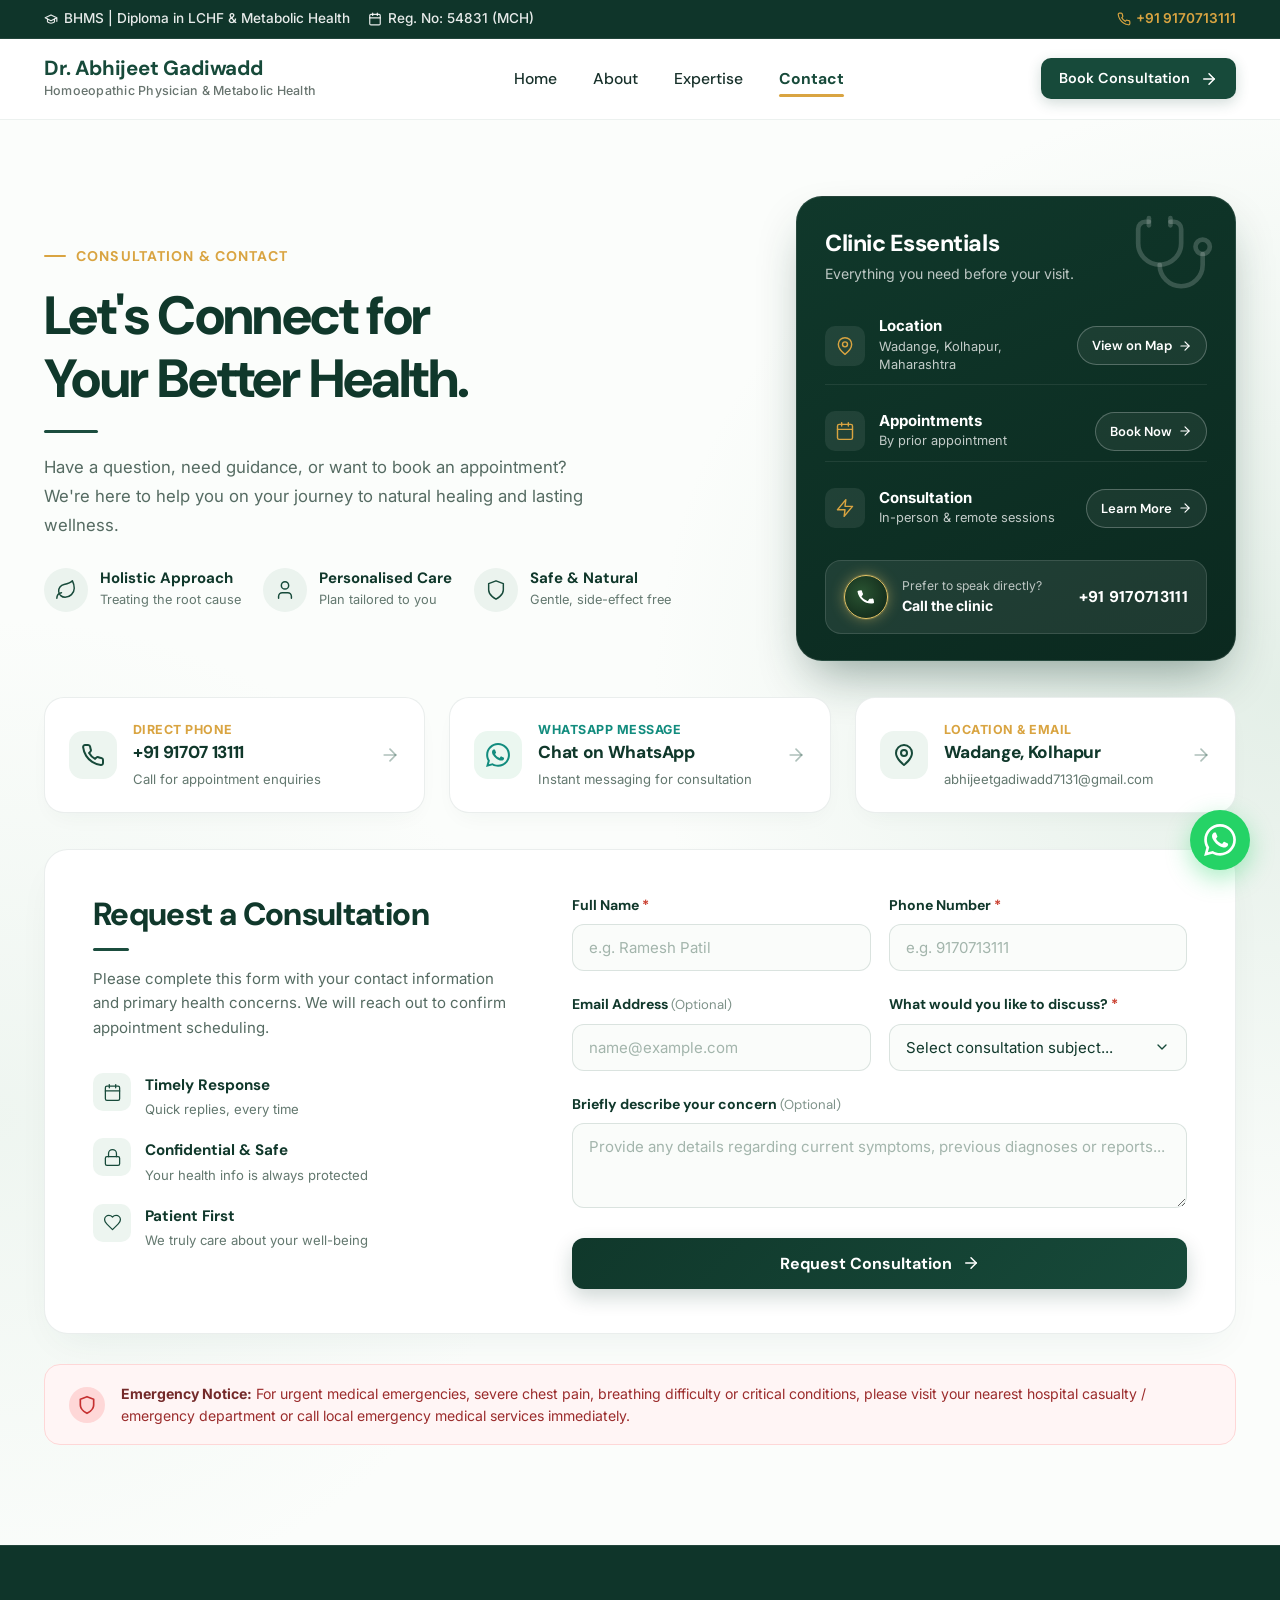
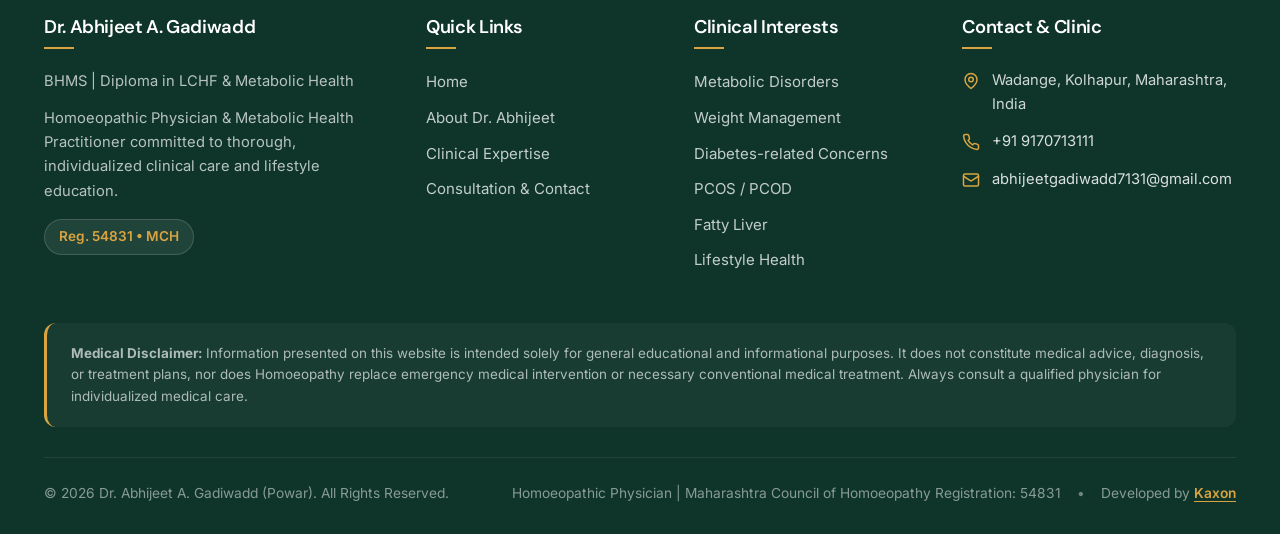
<file: contact.html>
<!DOCTYPE html>
<html lang="en">
<head>
  <meta charset="UTF-8">
  <meta name="viewport" content="width=device-width, initial-scale=1.0">
  <title>Book a Consultation | Dr. Abhijeet Gadiwadd</title>
  <meta name="description" content="Book an individualized consultation with Dr. Abhijeet A. Gadiwadd (Powar), BHMS, Homoeopathic Physician & Metabolic Health Practitioner in Wadange, Kolhapur. Contact via form, call or WhatsApp.">
  <meta name="keywords" content="Book Dr Abhijeet Gadiwadd, Homoeopathy Appointment Kolhapur, Metabolic Health Consultation, Wadange Doctor Contact">
  <meta name="author" content="Dr. Abhijeet A. Gadiwadd (Powar)">

  <meta property="og:type" content="website">
  <meta property="og:title" content="Book a Consultation | Dr. Abhijeet Gadiwadd">
  <meta property="og:description" content="Connect directly with Dr. Abhijeet Gadiwadd for Homoeopathy and Metabolic Health consultations.">
  <meta property="og:image" content="images/doctor.jpg">

  <meta name="theme-color" content="#174A3A">

  <link rel="stylesheet" href="css/style.css">
  <link rel="stylesheet" href="css/responsive.css">

  <script type="application/ld+json">
  {
    "@context": "https://schema.org",
    "@type": "ContactPage",
    "name": "Consultation & Contact - Dr. Abhijeet Gadiwadd",
    "mainEntity": {
      "@type": "Physician",
      "name": "Dr. Abhijeet A. Gadiwadd (Powar)",
      "telephone": "+919170713111",
      "email": "abhijeetgadiwadd7131@gmail.com",
      "address": {
        "@type": "PostalAddress",
        "addressLocality": "Wadange, Kolhapur",
        "addressRegion": "Maharashtra",
        "addressCountry": "IN"
      }
    }
  }
  </script>
</head>
<body>

  <!-- Top Announcement Strip -->
  <div class="top-strip">
    <div class="container top-strip-inner">
      <div class="top-strip-info">
        <span>
          <svg width="14" height="14" viewBox="0 0 24 24" fill="none" stroke="currentColor" stroke-width="2" stroke-linecap="round" stroke-linejoin="round"><path d="M22 10v6M2 10l10-5 10 5-10 5z"/><path d="M6 12v5c3 3 9 3 12 0v-5"/></svg>
          BHMS | Diploma in LCHF &amp; Metabolic Health
        </span>
        <span>
          <svg width="14" height="14" viewBox="0 0 24 24" fill="none" stroke="currentColor" stroke-width="2" stroke-linecap="round" stroke-linejoin="round"><rect width="18" height="18" x="3" y="4" rx="2" ry="2"/><line x1="16" x2="16" y1="2" y2="6"/><line x1="8" x2="8" y1="2" y2="6"/><line x1="3" x2="21" y1="10" y2="10"/></svg>
          Reg. No: 54831 (MCH)
        </span>
      </div>
      <div class="top-strip-links">
        <a href="tel:+919170713111" class="top-strip-link">
          <svg width="14" height="14" viewBox="0 0 24 24" fill="none" stroke="currentColor" stroke-width="2" stroke-linecap="round" stroke-linejoin="round"><path d="M22 16.92v3a2 2 0 0 1-2.18 2 19.79 19.79 0 0 1-8.63-3.07 19.5 19.5 0 0 1-6-6 19.79 19.79 0 0 1-3.07-8.67A2 2 0 0 1 4.11 2h3a2 2 0 0 1 2 1.72 12.84 12.84 0 0 0 .7 2.81 2 2 0 0 1-.45 2.11L8.09 9.91a16 16 0 0 0 6 6l1.27-1.27a2 2 0 0 1 2.11-.45 12.84 12.84 0 0 0 2.81.7A2 2 0 0 1 22 16.92z"/></svg>
          +91 9170713111
        </a>
      </div>
    </div>
  </div>

  <!-- Main Navigation Header -->
  <header class="site-header">
    <div class="container header-inner">
      <a href="index.html" class="brand-logo" aria-label="Dr. Abhijeet A. Gadiwadd Home">
        <span class="brand-name">Dr. Abhijeet Gadiwadd</span>
        <span class="brand-subtitle">Homoeopathic Physician &amp; Metabolic Health</span>
      </a>

      <nav class="nav-desktop" aria-label="Primary Navigation">
        <ul class="nav-links">
          <li><a href="index.html" class="nav-link">Home</a></li>
          <li><a href="about.html" class="nav-link">About</a></li>
          <li><a href="expertise.html" class="nav-link">Expertise</a></li>
          <li><a href="contact.html" class="nav-link active">Contact</a></li>
        </ul>
      </nav>

      <div class="header-actions">
        <a href="#consultationSection" class="btn btn-primary btn-sm">
          Book Consultation
          <svg viewBox="0 0 24 24" fill="none" stroke="currentColor" stroke-width="2" stroke-linecap="round" stroke-linejoin="round"><path d="M5 12h14"/><path d="m12 5 7 7-7 7"/></svg>
        </a>

        <button type="button" class="mobile-toggle" aria-label="Toggle navigation menu">
          <svg width="24" height="24" viewBox="0 0 24 24" fill="none" stroke="currentColor" stroke-width="2" stroke-linecap="round" stroke-linejoin="round"><line x1="4" x2="20" y1="12" y2="12"/><line x1="4" x2="20" y1="6" y2="6"/><line x1="4" x2="20" y1="18" y2="18"/></svg>
        </button>
      </div>
    </div>
  </header>

  <!-- Mobile Drawer -->
  <div class="mobile-overlay"></div>
  <aside class="mobile-nav-drawer" aria-label="Mobile Menu">
    <div>
      <div class="mobile-drawer-header">
        <span class="brand-name" style="font-size: 1.15rem;">Dr. Abhijeet Gadiwadd</span>
        <button type="button" class="drawer-close-btn" aria-label="Close menu">
          <svg width="20" height="20" viewBox="0 0 24 24" fill="none" stroke="currentColor" stroke-width="2" stroke-linecap="round" stroke-linejoin="round"><path d="M18 6 6 18"/><path d="m6 6 12 12"/></svg>
        </button>
      </div>
      <ul class="mobile-nav-list">
        <li>
          <a href="index.html" class="mobile-nav-link">
            <div class="mobile-nav-icon-wrap">
              <svg viewBox="0 0 24 24" fill="none" stroke="currentColor" stroke-width="2" stroke-linecap="round" stroke-linejoin="round"><path d="m3 9 9-7 9 7v11a2 2 0 0 1-2 2H5a2 2 0 0 1-2-2z"/><polyline points="9 22 9 12 15 12 15 22"/></svg>
            </div>
            <div class="mobile-nav-text">
              <span class="mobile-nav-title">Home</span>
              <span class="mobile-nav-sub">Main Overview &amp; Introduction</span>
            </div>
            <svg class="mobile-nav-arrow" viewBox="0 0 24 24" fill="none" stroke="currentColor" stroke-width="2" stroke-linecap="round" stroke-linejoin="round"><path d="m9 18 6-6-6-6"/></svg>
          </a>
        </li>
        <li>
          <a href="about.html" class="mobile-nav-link">
            <div class="mobile-nav-icon-wrap">
              <svg viewBox="0 0 24 24" fill="none" stroke="currentColor" stroke-width="2" stroke-linecap="round" stroke-linejoin="round"><path d="M19 21v-2a4 4 0 0 0-4-4H9a4 4 0 0 0-4 4v2"/><circle cx="12" cy="7" r="4"/></svg>
            </div>
            <div class="mobile-nav-text">
              <span class="mobile-nav-title">About Dr. Abhijeet</span>
              <span class="mobile-nav-sub">Credentials &amp; Hospital Background</span>
            </div>
            <svg class="mobile-nav-arrow" viewBox="0 0 24 24" fill="none" stroke="currentColor" stroke-width="2" stroke-linecap="round" stroke-linejoin="round"><path d="m9 18 6-6-6-6"/></svg>
          </a>
        </li>
        <li>
          <a href="expertise.html" class="mobile-nav-link">
            <div class="mobile-nav-icon-wrap">
              <svg viewBox="0 0 24 24" fill="none" stroke="currentColor" stroke-width="2" stroke-linecap="round" stroke-linejoin="round"><path d="M11 20A7 7 0 0 1 9.8 6.1C15.5 5 17 4.48 19 2c1 2 2 4.18 2 8 0 5.5-4.78 10-10 10Z"/><path d="M2 21c0-3 1.85-5.36 5.08-6"/></svg>
            </div>
            <div class="mobile-nav-text">
              <span class="mobile-nav-title">Clinical Expertise</span>
              <span class="mobile-nav-sub">Metabolic Health &amp; Homoeopathy</span>
            </div>
            <svg class="mobile-nav-arrow" viewBox="0 0 24 24" fill="none" stroke="currentColor" stroke-width="2" stroke-linecap="round" stroke-linejoin="round"><path d="m9 18 6-6-6-6"/></svg>
          </a>
        </li>
        <li>
          <a href="contact.html" class="mobile-nav-link active">
            <div class="mobile-nav-icon-wrap">
              <svg viewBox="0 0 24 24" fill="none" stroke="currentColor" stroke-width="2" stroke-linecap="round" stroke-linejoin="round"><rect width="20" height="16" x="2" y="4" rx="2"/><path d="m22 7-8.97 5.7a1.94 1.94 0 0 1-2.06 0L2 7"/></svg>
            </div>
            <div class="mobile-nav-text">
              <span class="mobile-nav-title">Contact &amp; Clinic</span>
              <span class="mobile-nav-sub">Consultation Request &amp; Location</span>
            </div>
            <svg class="mobile-nav-arrow" viewBox="0 0 24 24" fill="none" stroke="currentColor" stroke-width="2" stroke-linecap="round" stroke-linejoin="round"><path d="m9 18 6-6-6-6"/></svg>
          </a>
        </li>
      </ul>
    </div>
    <div class="mobile-drawer-footer">
      <a href="#consultationSection" class="btn btn-primary btn-block">Book Consultation</a>
      <a href="https://wa.me/919170713111?text=Hello%20Dr.%20Abhijeet,%20I%20would%20like%20to%20enquire%20about%20a%20consultation." class="btn btn-whatsapp btn-block" target="_blank" rel="noopener noreferrer">WhatsApp</a>
    </div>
  </aside>

  <!-- Pixel-Perfect Contact & Consultation Page (Image-to-Code Reference Replica) -->
  <section class="img-contact-page-section">
    <div class="container">
      
      <!-- Top 2-Column Split -->
      <div class="img-contact-hero-grid">
        <!-- Left Column: Eyebrow + Headline + Paragraph + 3-Feature Badges -->
        <div class="img-contact-left">
          <div class="img-about-eyebrow-wrap">
            <span class="img-about-dash"></span>
            <span class="img-about-eyebrow">CONSULTATION &amp; CONTACT</span>
          </div>

          <h1 class="img-contact-title">
            Let's Connect for<br>Your Better Health.
          </h1>
          <div class="img-contact-title-underline"></div>

          <p class="img-contact-desc">
            Have a question, need guidance, or want to book an appointment?<br>
            We're here to help you on your journey to natural healing and lasting wellness.
          </p>

          <!-- 3 Feature Chips Row -->
          <div class="img-contact-chips-row">
            <div class="img-chip-item">
              <div class="img-chip-icon">
                <svg viewBox="0 0 24 24" fill="none" stroke="currentColor" stroke-width="1.6" stroke-linecap="round" stroke-linejoin="round"><path d="M11 20A7 7 0 0 1 9.8 6.1C15.5 5 17 4.48 19 2c1 2 2 4.18 2 8 0 5.5-4.78 10-10 10Z"/><path d="M2 21c0-3 1.85-5.36 5.08-6"/></svg>
              </div>
              <div class="img-chip-text">
                <strong>Holistic Approach</strong>
                <span>Treating the root cause</span>
              </div>
            </div>

            <div class="img-chip-item">
              <div class="img-chip-icon">
                <svg viewBox="0 0 24 24" fill="none" stroke="currentColor" stroke-width="1.6" stroke-linecap="round" stroke-linejoin="round"><path d="M19 21v-2a4 4 0 0 0-4-4H9a4 4 0 0 0-4 4v2"/><circle cx="12" cy="7" r="4"/></svg>
              </div>
              <div class="img-chip-text">
                <strong>Personalised Care</strong>
                <span>Plan tailored to you</span>
              </div>
            </div>

            <div class="img-chip-item">
              <div class="img-chip-icon">
                <svg viewBox="0 0 24 24" fill="none" stroke="currentColor" stroke-width="1.6" stroke-linecap="round" stroke-linejoin="round"><path d="M12 22s8-4 8-10V5l-8-3-8 3v7c0 6 8 10 8 10z"/></svg>
              </div>
              <div class="img-chip-text">
                <strong>Safe &amp; Natural</strong>
                <span>Gentle, side-effect free</span>
              </div>
            </div>
          </div>
        </div>

        <!-- Right Column: Clinic Essentials Dark Emerald Card with Stethoscope Illustration -->
        <div class="img-contact-right">
          <div class="img-clinic-essentials-card">
            <!-- Stethoscope Watermark Icon -->
            <svg class="img-clinic-stethoscope" viewBox="0 0 24 24" fill="none" stroke="currentColor" stroke-width="1.3" stroke-linecap="round" stroke-linejoin="round" aria-hidden="true">
              <path d="M11 2v2"/><path d="M5 2v2"/><path d="M5 3H4a2 2 0 0 0-2 2v4a6 6 0 0 0 12 0V5a2 2 0 0 0-2-2h-1"/><path d="M8 15a6 6 0 0 0 12 0v-3"/><circle cx="20" cy="10" r="2"/>
            </svg>

            <div class="img-essentials-head">
              <h3>Clinic Essentials</h3>
              <p>Everything you need before your visit.</p>
            </div>

            <div class="img-essentials-body">
              <!-- Location Row -->
              <div class="img-essentials-row">
                <div class="img-essentials-icon-box">
                  <svg viewBox="0 0 24 24" fill="none" stroke="currentColor" stroke-width="1.7" stroke-linecap="round" stroke-linejoin="round"><path d="M20 10c0 6-8 12-8 12s-8-6-8-12a8 8 0 0 1 16 0Z"/><circle cx="12" cy="10" r="3"/></svg>
                </div>
                <div class="img-essentials-info">
                  <strong>Location</strong>
                  <span>Wadange, Kolhapur,<br>Maharashtra</span>
                </div>
                <a href="https://maps.google.com/?q=Wadange+Kolhapur+Maharashtra" target="_blank" rel="noopener noreferrer" class="img-essentials-action-btn">
                  View on Map
                  <svg viewBox="0 0 24 24" fill="none" stroke="currentColor" stroke-width="2" stroke-linecap="round" stroke-linejoin="round"><path d="M5 12h14"/><path d="m12 5 7 7-7 7"/></svg>
                </a>
              </div>

              <!-- Appointments Row -->
              <div class="img-essentials-row">
                <div class="img-essentials-icon-box">
                  <svg viewBox="0 0 24 24" fill="none" stroke="currentColor" stroke-width="1.7" stroke-linecap="round" stroke-linejoin="round"><rect width="18" height="18" x="3" y="4" rx="2" ry="2"/><line x1="16" y1="2" x2="16" y2="6"/><line x1="8" y1="2" x2="8" y2="6"/><line x1="3" y1="10" x2="21" y2="10"/></svg>
                </div>
                <div class="img-essentials-info">
                  <strong>Appointments</strong>
                  <span>By prior appointment</span>
                </div>
                <a href="#consultationSection" class="img-essentials-action-btn">
                  Book Now
                  <svg viewBox="0 0 24 24" fill="none" stroke="currentColor" stroke-width="2" stroke-linecap="round" stroke-linejoin="round"><path d="M5 12h14"/><path d="m12 5 7 7-7 7"/></svg>
                </a>
              </div>

              <!-- Consultation Row -->
              <div class="img-essentials-row">
                <div class="img-essentials-icon-box">
                  <svg viewBox="0 0 24 24" fill="none" stroke="currentColor" stroke-width="1.7" stroke-linecap="round" stroke-linejoin="round"><path d="M13 2L3 14h9l-1 8 10-12h-9l1-8z"/></svg>
                </div>
                <div class="img-essentials-info">
                  <strong>Consultation</strong>
                  <span>In-person &amp; remote sessions</span>
                </div>
                <a href="expertise.html" class="img-essentials-action-btn">
                  Learn More
                  <svg viewBox="0 0 24 24" fill="none" stroke="currentColor" stroke-width="2" stroke-linecap="round" stroke-linejoin="round"><path d="M5 12h14"/><path d="m12 5 7 7-7 7"/></svg>
                </a>
              </div>
            </div>

            <!-- Direct Call Banner inside Card -->
            <a href="tel:+919170713111" class="img-essentials-direct-call">
              <div class="img-direct-call-icon">
                <svg viewBox="0 0 24 24" fill="currentColor">
                  <path d="M20.01 15.38c-1.23 0-2.42-.2-3.53-.56a.977.977 0 0 0-1.01.24l-2.2 2.2a15.05 15.05 0 0 1-6.59-6.59l2.2-2.21a.96.96 0 0 0 .25-1A11.36 11.36 0 0 1 8.5 3.93c0-.52-.42-.94-.94-.94H4.05c-.52 0-.94.42-.94.94C3.11 13.56 10.45 20.9 19.5 20.9c.52 0 .94-.42.94-.94v-3.51c0-.52-.42-.94-.94-.94z"/>
                </svg>
              </div>
              <div class="img-direct-call-text">
                <span>Prefer to speak directly?</span>
                <strong>Call the clinic</strong>
              </div>
              <div class="img-direct-call-num">+91 9170713111</div>
            </a>
          </div>
        </div>
      </div>

      <!-- Middle: 3 Quick Action Contact Cards -->
      <div class="img-contact-cards-grid">
        <!-- Direct Phone -->
        <a href="tel:+919170713111" class="img-contact-action-card">
          <div class="img-card-icon-pill">
            <svg viewBox="0 0 24 24" fill="none" stroke="currentColor" stroke-width="2" stroke-linecap="round" stroke-linejoin="round"><path d="M22 16.92v3a2 2 0 0 1-2.18 2 19.79 19.79 0 0 1-8.63-3.07 19.5 19.5 0 0 1-6-6 19.79 19.79 0 0 1-3.07-8.67A2 2 0 0 1 4.11 2h3a2 2 0 0 1 2 1.72 12.84 12.84 0 0 0 .7 2.81 2 2 0 0 1-.45 2.11L8.09 9.91a16 16 0 0 0 6 6l1.27-1.27a2 2 0 0 1 2.11-.45 12.84 12.84 0 0 0 2.81.7A2 2 0 0 1 22 16.92z"/></svg>
          </div>
          <div class="img-card-details">
            <span class="img-card-tag">Direct Phone</span>
            <h4>+91 91707 13111</h4>
            <p>Call for appointment enquiries</p>
          </div>
          <svg class="img-card-arrow" viewBox="0 0 24 24" fill="none" stroke="currentColor" stroke-width="2" stroke-linecap="round" stroke-linejoin="round"><path d="M5 12h14"/><path d="m12 5 7 7-7 7"/></svg>
        </a>

        <!-- WhatsApp Message -->
        <a href="https://wa.me/919170713111?text=Hello%20Dr.%20Abhijeet,%20I%20would%20like%20to%20enquire%20about%20a%20consultation." target="_blank" rel="noopener noreferrer" class="img-contact-action-card">
          <div class="img-card-icon-pill" style="background-color:#EBF7F0; color:#128C7E;">
            <svg viewBox="0 0 24 24" fill="currentColor"><path d="M.057 24l1.687-6.163c-1.041-1.804-1.588-3.849-1.587-5.946.003-6.556 5.338-11.891 11.893-11.891 3.181.001 6.167 1.24 8.413 3.488 2.245 2.248 3.481 5.236 3.48 8.414-.003 6.557-5.338 11.892-11.893 11.892-1.99-.001-3.951-.5-5.688-1.448l-6.305 1.654zm6.597-3.807c1.676.995 3.276 1.591 5.392 1.592 5.448 0 9.886-4.434 9.889-9.885.002-5.462-4.415-9.89-9.881-9.892-5.452 0-9.887 4.434-9.889 9.884-.001 2.225.651 3.891 1.746 5.634l-.999 3.648 3.742-.981zm11.387-5.464c-.074-.124-.272-.198-.57-.347-.297-.149-1.758-.868-2.031-.967-.272-.099-.47-.149-.669.149-.198.297-.768.967-.941 1.165-.173.198-.347.223-.644.074-.297-.149-1.255-.462-2.39-1.475-.883-.788-1.48-1.761-1.653-2.059-.173-.297-.018-.458.13-.606.134-.133.297-.347.446-.521.151-.172.2-.296.3-.495.099-.198.05-.372-.025-.521-.075-.148-.669-1.611-.916-2.206-.242-.579-.487-.501-.669-.51l-.57-.01c-.198 0-.52.074-.792.372s-1.04 1.016-1.04 2.479 1.065 2.876 1.213 3.074c.149.198 2.095 3.2 5.076 4.487.709.306 1.263.489 1.694.626.712.226 1.36.194 1.872.118.571-.085 1.758-.719 2.006-1.413.248-.695.248-1.29.173-1.414z"/></svg>
          </div>
          <div class="img-card-details">
            <span class="img-card-tag" style="color:#128C7E;">WhatsApp Message</span>
            <h4>Chat on WhatsApp</h4>
            <p>Instant messaging for consultation</p>
          </div>
          <svg class="img-card-arrow" viewBox="0 0 24 24" fill="none" stroke="currentColor" stroke-width="2" stroke-linecap="round" stroke-linejoin="round"><path d="M5 12h14"/><path d="m12 5 7 7-7 7"/></svg>
        </a>

        <!-- Location & Email -->
        <a href="mailto:abhijeetgadiwadd7131@gmail.com" class="img-contact-action-card">
          <div class="img-card-icon-pill">
            <svg viewBox="0 0 24 24" fill="none" stroke="currentColor" stroke-width="2" stroke-linecap="round" stroke-linejoin="round"><path d="M20 10c0 6-8 12-8 12s-8-6-8-12a8 8 0 0 1 16 0Z"/><circle cx="12" cy="10" r="3"/></svg>
          </div>
          <div class="img-card-details">
            <span class="img-card-tag">Location &amp; Email</span>
            <h4>Wadange, Kolhapur</h4>
            <p class="img-card-email-truncate">abhijeetgadiwadd7131@gmail.com</p>
          </div>
          <svg class="img-card-arrow" viewBox="0 0 24 24" fill="none" stroke="currentColor" stroke-width="2" stroke-linecap="round" stroke-linejoin="round"><path d="M5 12h14"/><path d="m12 5 7 7-7 7"/></svg>
        </a>
      </div>

      <!-- Bottom: "Request a Consultation" Form Card (Exact 2-Column Split) -->
      <div class="img-form-main-card" id="consultationSection">
        <div class="img-form-split-grid">
          
          <!-- Left Sub-Column: Value proposition + 3 trust pills -->
          <div class="img-form-left-col">
            <h2>Request a Consultation</h2>
            <div class="img-form-title-dash"></div>
            <p>
              Please complete this form with your contact information and primary health concerns. We will reach out to confirm appointment scheduling.
            </p>

            <div class="img-form-perks-list">
              <div class="img-perk-item">
                <div class="img-perk-icon">
                  <svg viewBox="0 0 24 24" fill="none" stroke="currentColor" stroke-width="1.6" stroke-linecap="round" stroke-linejoin="round"><rect width="18" height="18" x="3" y="4" rx="2" ry="2"/><line x1="16" y1="2" x2="16" y2="6"/><line x1="8" y1="2" x2="8" y2="6"/><line x1="3" y1="10" x2="21" y2="10"/></svg>
                </div>
                <div class="img-perk-text">
                  <strong>Timely Response</strong>
                  <span>Quick replies, every time</span>
                </div>
              </div>

              <div class="img-perk-item">
                <div class="img-perk-icon">
                  <svg viewBox="0 0 24 24" fill="none" stroke="currentColor" stroke-width="1.6" stroke-linecap="round" stroke-linejoin="round"><rect width="18" height="11" x="3" y="11" rx="2" ry="2"/><path d="M7 11V7a5 5 0 0 1 10 0v4"/></svg>
                </div>
                <div class="img-perk-text">
                  <strong>Confidential &amp; Safe</strong>
                  <span>Your health info is always protected</span>
                </div>
              </div>

              <div class="img-perk-item">
                <div class="img-perk-icon">
                  <svg viewBox="0 0 24 24" fill="none" stroke="currentColor" stroke-width="1.6" stroke-linecap="round" stroke-linejoin="round"><path d="M19 14c1.49-1.46 3-3.21 3-5.5A5.5 5.5 0 0 0 16.5 3c-1.76 0-3 .5-4.5 2-1.5-1.5-2.74-2-4.5-2A5.5 5.5 0 0 0 2 8.5c0 2.3 1.5 4.05 3 5.5l7 7Z"/></svg>
                </div>
                <div class="img-perk-text">
                  <strong>Patient First</strong>
                  <span>We truly care about your well-being</span>
                </div>
              </div>
            </div>
          </div>

          <!-- Right Sub-Column: Form Fields -->
          <div class="img-form-right-col">
            <div class="form-success-banner" role="alert" style="display:none; margin-bottom:20px;">
              <svg width="24" height="24" viewBox="0 0 24 24" fill="none" stroke="currentColor" stroke-width="2" stroke-linecap="round" stroke-linejoin="round"><path d="M22 11.08V12a10 10 0 1 1-5.93-9.14"/><polyline points="22 4 12 14.01 9 11.01"/></svg>
              <div>
                <strong>Thank you!</strong> Your consultation request has been received. Dr. Abhijeet's team will contact you shortly.
              </div>
            </div>

            <form id="mainConsultationForm" novalidate>
              <div class="img-form-2col-row">
                <div class="form-group">
                  <label class="img-form-label" for="form_name">Full Name <span class="req">*</span></label>
                  <input type="text" id="form_name" name="name" class="img-form-input" placeholder="e.g. Ramesh Patil" required>
                  <div class="form-error-msg"></div>
                </div>

                <div class="form-group">
                  <label class="img-form-label" for="form_phone">Phone Number <span class="req">*</span></label>
                  <input type="tel" id="form_phone" name="phone" class="img-form-input" placeholder="e.g. 9170713111" required>
                  <div class="form-error-msg"></div>
                </div>
              </div>

              <div class="img-form-2col-row">
                <div class="form-group">
                  <label class="img-form-label" for="form_email">Email Address <span class="opt">(Optional)</span></label>
                  <input type="email" id="form_email" name="email" class="img-form-input" placeholder="name@example.com">
                  <div class="form-error-msg"></div>
                </div>

                <div class="form-group">
                  <label class="img-form-label" for="form_healthConcern">What would you like to discuss? <span class="req">*</span></label>
                  <div class="img-select-wrap">
                    <select id="form_healthConcern" name="healthConcern" class="img-form-input img-select" required>
                      <option value="">Select consultation subject...</option>
                      <option value="General Consultation">General Consultation</option>
                      <option value="Metabolic Health">Metabolic Health</option>
                      <option value="Weight Management">Weight Management</option>
                      <option value="Diabetes-related Metabolic Concerns">Diabetes-related Metabolic Concerns</option>
                      <option value="PCOS / PCOD">PCOS / PCOD</option>
                      <option value="Fatty Liver">Fatty Liver</option>
                      <option value="Lifestyle-related Health Concern">Lifestyle-related Health Concern</option>
                      <option value="Other">Other</option>
                    </select>
                  </div>
                  <div class="form-error-msg"></div>
                </div>
              </div>

              <div class="form-group">
                <label class="img-form-label" for="form_message">Briefly describe your concern <span class="opt">(Optional)</span></label>
                <textarea id="form_message" name="message" class="img-form-input img-textarea" rows="3" placeholder="Provide any details regarding current symptoms, previous diagnoses or reports..."></textarea>
              </div>

              <button type="submit" class="img-submit-btn">
                Request Consultation
                <svg viewBox="0 0 24 24" fill="none" stroke="currentColor" stroke-width="2" stroke-linecap="round" stroke-linejoin="round"><path d="M5 12h14"/><path d="m12 5 7 7-7 7"/></svg>
              </button>
            </form>
          </div>
        </div>
      </div>

      <!-- Emergency Disclaimer Callout Box -->
      <div class="img-emergency-banner">
        <div class="img-emergency-icon">
          <svg viewBox="0 0 24 24" fill="none" stroke="currentColor" stroke-width="2" stroke-linecap="round" stroke-linejoin="round"><path d="M12 22s8-4 8-10V5l-8-3-8 3v7c0 6 8 10 8 10z"/></svg>
        </div>
        <p>
          <strong>Emergency Notice:</strong> For urgent medical emergencies, severe chest pain, breathing difficulty or critical conditions, please visit your nearest hospital casualty / emergency department or call local emergency medical services immediately.
        </p>
      </div>

    </div>
  </section>

  <!-- Global Footer -->
  <footer class="site-footer">
    <div class="container">
      <div class="footer-grid">
        <div class="footer-col">
          <h4 style="color:#fff;">Dr. Abhijeet A. Gadiwadd</h4>
          <p style="margin-bottom: 12px;">BHMS | Diploma in LCHF &amp; Metabolic Health</p>
          <p>Homoeopathic Physician &amp; Metabolic Health Practitioner committed to thorough, individualized clinical care and lifestyle education.</p>
          <div style="margin-top: 16px;">
            <span class="badge-tag" style="background-color: rgba(255,255,255,0.08); color: var(--color-secondary); border-color: rgba(255,255,255,0.15);">Reg. 54831 • MCH</span>
          </div>
        </div>

        <div class="footer-col">
          <h4>Quick Links</h4>
          <ul class="footer-links">
            <li><a href="index.html">Home</a></li>
            <li><a href="about.html">About Dr. Abhijeet</a></li>
            <li><a href="expertise.html">Clinical Expertise</a></li>
            <li><a href="contact.html">Consultation &amp; Contact</a></li>
          </ul>
        </div>

        <div class="footer-col">
          <h4>Clinical Interests</h4>
          <ul class="footer-links">
            <li><a href="expertise.html#metabolic">Metabolic Disorders</a></li>
            <li><a href="expertise.html#weight">Weight Management</a></li>
            <li><a href="expertise.html#diabetes">Diabetes-related Concerns</a></li>
            <li><a href="expertise.html#pcod">PCOS / PCOD</a></li>
            <li><a href="expertise.html#liver">Fatty Liver</a></li>
            <li><a href="expertise.html#lifestyle">Lifestyle Health</a></li>
          </ul>
        </div>

        <div class="footer-col">
          <h4>Contact &amp; Clinic</h4>
          <div class="footer-contact-list">
            <div class="footer-contact-item">
              <svg viewBox="0 0 24 24" fill="none" stroke="currentColor" stroke-width="2" stroke-linecap="round" stroke-linejoin="round"><path d="M20 10c0 6-8 12-8 12s-8-6-8-12a8 8 0 0 1 16 0Z"/><circle cx="12" cy="10" r="3"/></svg>
              <span>Wadange, Kolhapur, Maharashtra, India</span>
            </div>
            <div class="footer-contact-item">
              <svg viewBox="0 0 24 24" fill="none" stroke="currentColor" stroke-width="2" stroke-linecap="round" stroke-linejoin="round"><path d="M22 16.92v3a2 2 0 0 1-2.18 2 19.79 19.79 0 0 1-8.63-3.07 19.5 19.5 0 0 1-6-6 19.79 19.79 0 0 1-3.07-8.67A2 2 0 0 1 4.11 2h3a2 2 0 0 1 2 1.72 12.84 12.84 0 0 0 .7 2.81 2 2 0 0 1-.45 2.11L8.09 9.91a16 16 0 0 0 6 6l1.27-1.27a2 2 0 0 1 2.11-.45 12.84 12.84 0 0 0 2.81.7A2 2 0 0 1 22 16.92z"/></svg>
              <a href="tel:+919170713111" style="color: rgba(255,255,255,0.85);">+91 9170713111</a>
            </div>
            <div class="footer-contact-item">
              <svg viewBox="0 0 24 24" fill="none" stroke="currentColor" stroke-width="2" stroke-linecap="round" stroke-linejoin="round"><rect width="20" height="16" x="2" y="4" rx="2"/><path d="m22 7-8.97 5.7a1.94 1.94 0 0 1-2.06 0L2 7"/></svg>
              <a href="mailto:abhijeetgadiwadd7131@gmail.com" style="color: rgba(255,255,255,0.85); word-break: break-all;">abhijeetgadiwadd7131@gmail.com</a>
            </div>
          </div>
        </div>
      </div>

      <div class="footer-disclaimer-box">
        <p><strong>Medical Disclaimer:</strong> Information presented on this website is intended solely for general educational and informational purposes. It does not constitute medical advice, diagnosis, or treatment plans, nor does Homoeopathy replace emergency medical intervention or necessary conventional medical treatment. Always consult a qualified physician for individualized medical care.</p>
      </div>

      <div class="footer-bottom">
        <div>© 2026 Dr. Abhijeet A. Gadiwadd (Powar). All Rights Reserved.</div>
        <div>
          Homoeopathic Physician | Maharashtra Council of Homoeopathy Registration: 54831
          <span style="display:inline-block; margin-left:12px; color:rgba(255,255,255,0.4);">•</span>
          <span style="display:inline-block; margin-left:12px;">
            Developed by <a href="https://kaxon.in" target="_blank" rel="noopener noreferrer" style="color:var(--color-secondary); font-weight:600; text-decoration:underline; text-underline-offset:3px;">Kaxon</a>
          </span>
        </div>
      </div>
    </div>
  </footer>

  <!-- Floating WhatsApp CTA -->
  <a href="https://wa.me/919170713111?text=Hello%20Dr.%20Abhijeet,%20I%20would%20like%20to%20enquire%20about%20a%20consultation." class="floating-whatsapp" target="_blank" rel="noopener noreferrer" aria-label="Connect on WhatsApp">
    <span class="floating-whatsapp-tooltip">Chat with Doctor</span>
    <svg viewBox="0 0 24 24" fill="currentColor"><path d="M.057 24l1.687-6.163c-1.041-1.804-1.588-3.849-1.587-5.946.003-6.556 5.338-11.891 11.893-11.891 3.181.001 6.167 1.24 8.413 3.488 2.245 2.248 3.481 5.236 3.48 8.414-.003 6.557-5.338 11.892-11.893 11.892-1.99-.001-3.951-.5-5.688-1.448l-6.305 1.654zm6.597-3.807c1.676.995 3.276 1.591 5.392 1.592 5.448 0 9.886-4.434 9.889-9.885.002-5.462-4.415-9.89-9.881-9.892-5.452 0-9.887 4.434-9.889 9.884-.001 2.225.651 3.891 1.746 5.634l-.999 3.648 3.742-.981zm11.387-5.464c-.074-.124-.272-.198-.57-.347-.297-.149-1.758-.868-2.031-.967-.272-.099-.47-.149-.669.149-.198.297-.768.967-.941 1.165-.173.198-.347.223-.644.074-.297-.149-1.255-.462-2.39-1.475-.883-.788-1.48-1.761-1.653-2.059-.173-.297-.018-.458.13-.606.134-.133.297-.347.446-.521.151-.172.2-.296.3-.495.099-.198.05-.372-.025-.521-.075-.148-.669-1.611-.916-2.206-.242-.579-.487-.501-.669-.51l-.57-.01c-.198 0-.52.074-.792.372s-1.04 1.016-1.04 2.479 1.065 2.876 1.213 3.074c.149.198 2.095 3.2 5.076 4.487.709.306 1.263.489 1.694.626.712.226 1.36.194 1.872.118.571-.085 1.758-.719 2.006-1.413.248-.695.248-1.29.173-1.414z"/></svg>
  </a>

  <!-- Mobile Sticky Bar -->
  <div class="mobile-sticky-bar" aria-label="Mobile quick actions">
    <div class="mobile-sticky-grid">
      <a href="tel:+919170713111" class="mobile-sticky-btn btn-call">
        <svg viewBox="0 0 24 24" fill="none" stroke="currentColor" stroke-width="2" stroke-linecap="round" stroke-linejoin="round"><path d="M22 16.92v3a2 2 0 0 1-2.18 2 19.79 19.79 0 0 1-8.63-3.07 19.5 19.5 0 0 1-6-6 19.79 19.79 0 0 1-3.07-8.67A2 2 0 0 1 4.11 2h3a2 2 0 0 1 2 1.72 12.84 12.84 0 0 0 .7 2.81 2 2 0 0 1-.45 2.11L8.09 9.91a16 16 0 0 0 6 6l1.27-1.27a2 2 0 0 1 2.11-.45 12.84 12.84 0 0 0 2.81.7A2 2 0 0 1 22 16.92z"/></svg>
        <span>Call</span>
      </a>
      <a href="https://wa.me/919170713111?text=Hello%20Dr.%20Abhijeet,%20I%20would%20like%20to%20enquire%20about%20a%20consultation." class="mobile-sticky-btn btn-wa" target="_blank" rel="noopener noreferrer">
        <svg viewBox="0 0 24 24" fill="currentColor"><path d="M.057 24l1.687-6.163c-1.041-1.804-1.588-3.849-1.587-5.946.003-6.556 5.338-11.891 11.893-11.891 3.181.001 6.167 1.24 8.413 3.488 2.245 2.248 3.481 5.236 3.48 8.414-.003 6.557-5.338 11.892-11.893 11.892-1.99-.001-3.951-.5-5.688-1.448l-6.305 1.654zm6.597-3.807c1.676.995 3.276 1.591 5.392 1.592 5.448 0 9.886-4.434 9.889-9.885.002-5.462-4.415-9.89-9.881-9.892-5.452 0-9.887 4.434-9.889 9.884-.001 2.225.651 3.891 1.746 5.634l-.999 3.648 3.742-.981zm11.387-5.464c-.074-.124-.272-.198-.57-.347-.297-.149-1.758-.868-2.031-.967-.272-.099-.47-.149-.669.149-.198.297-.768.967-.941 1.165-.173.198-.347.223-.644.074-.297-.149-1.255-.462-2.39-1.475-.883-.788-1.48-1.761-1.653-2.059-.173-.297-.018-.458.13-.606.134-.133.297-.347.446-.521.151-.172.2-.296.3-.495.099-.198.05-.372-.025-.521-.075-.148-.669-1.611-.916-2.206-.242-.579-.487-.501-.669-.51l-.57-.01c-.198 0-.52.074-.792.372s-1.04 1.016-1.04 2.479 1.065 2.876 1.213 3.074c.149.198 2.095 3.2 5.076 4.487.709.306 1.263.489 1.694.626.712.226 1.36.194 1.872.118.571-.085 1.758-.719 2.006-1.413.248-.695.248-1.29.173-1.414z"/></svg>
        <span>WhatsApp</span>
      </a>
      <a href="#consultationSection" class="mobile-sticky-btn btn-book">
        <svg viewBox="0 0 24 24" fill="none" stroke="currentColor" stroke-width="2" stroke-linecap="round" stroke-linejoin="round"><rect width="18" height="18" x="3" y="4" rx="2" ry="2"/><line x1="16" x2="16" y1="2" y2="6"/><line x1="8" x2="8" y1="2" y2="6"/><line x1="3" x2="21" y1="10" y2="10"/></svg>
        <span>Book Consult</span>
      </a>
    </div>
  </div>

  <script src="js/main.js"></script>
  <script src="js/form.js"></script>
</body>
</html>
</file>
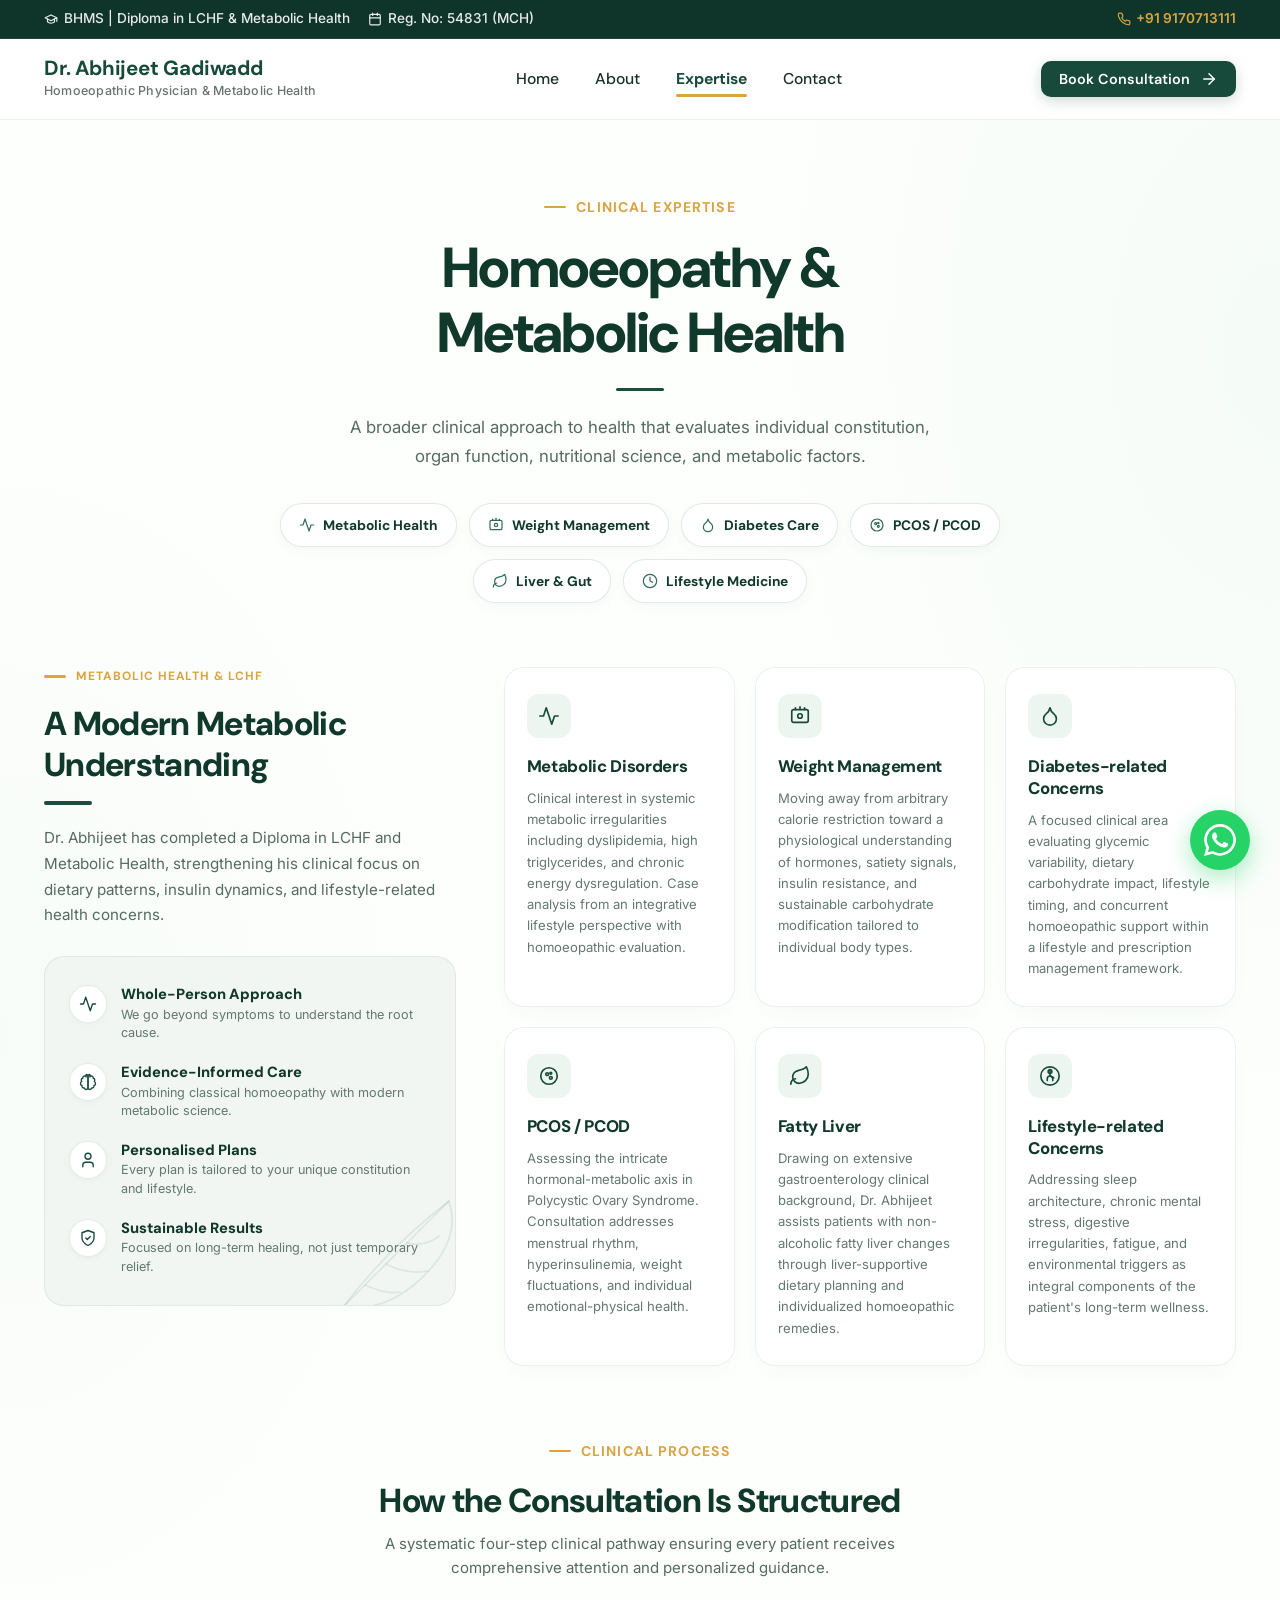
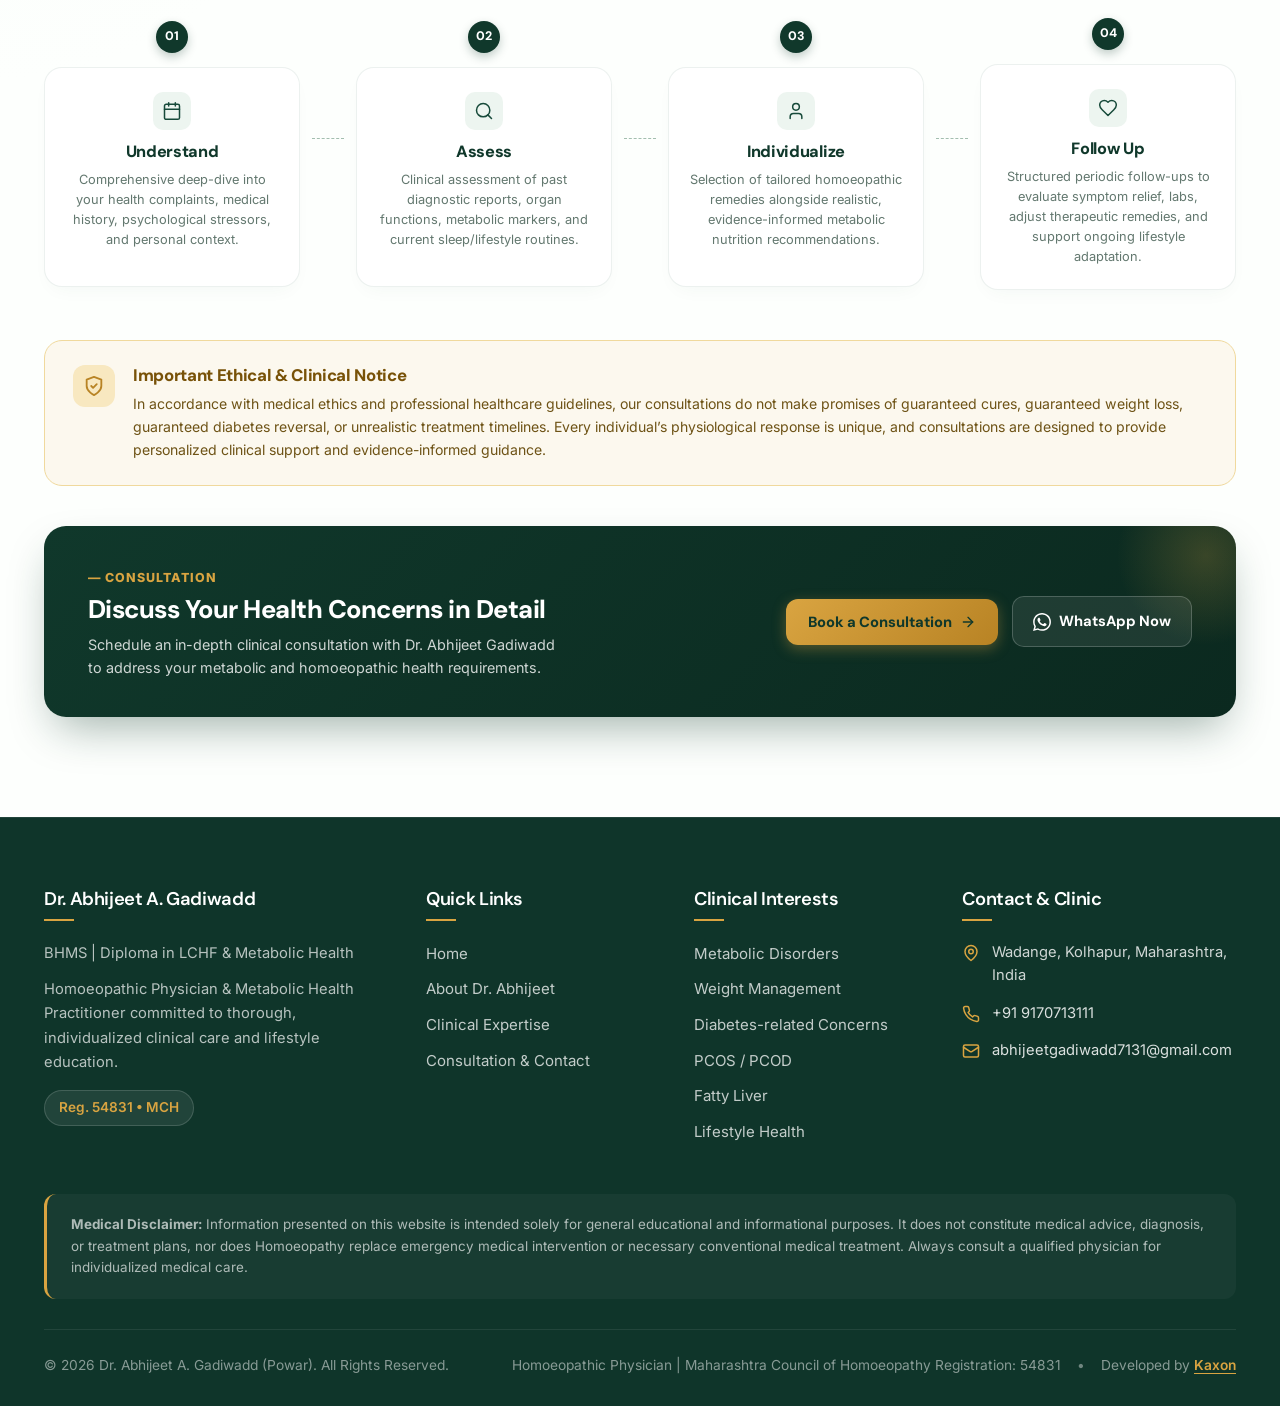
<file: expertise.html>
<!DOCTYPE html>
<html lang="en">
<head>
  <meta charset="UTF-8">
  <meta name="viewport" content="width=device-width, initial-scale=1.0">
  <title>Homoeopathy &amp; Metabolic Health | Dr. Abhijeet Gadiwadd</title>
  <meta name="description" content="Explore Dr. Abhijeet Gadiwadd's clinical expertise in Homoeopathy, LCHF Metabolic Health, Weight Management, PCOS/PCOD, Fatty Liver, and structured consultation methodology.">
  <meta name="keywords" content="Clinical Homoeopathy, Metabolic Health, LCHF Diet, Diabetes Care, Weight Management, PCOS Homoeopathy, Fatty Liver, Dr Abhijeet Gadiwadd">
  <meta name="author" content="Dr. Abhijeet A. Gadiwadd (Powar)">

  <meta property="og:type" content="website">
  <meta property="og:title" content="Homoeopathy &amp; Metabolic Health | Dr. Abhijeet Gadiwadd">
  <meta property="og:description" content="Personalized clinical expertise integrating classical homoeopathy with metabolic health awareness.">
  <meta property="og:image" content="images/doctor.jpg">

  <meta name="theme-color" content="#174A3A">

  <link rel="stylesheet" href="css/style.css">
  <link rel="stylesheet" href="css/responsive.css">

  <script type="application/ld+json">
  {
    "@context": "https://schema.org",
    "@type": "MedicalWebPage",
    "name": "Homoeopathy & Metabolic Health Services",
    "about": ["Metabolic Health", "Homeopathy", "Lifestyle Disorders", "Weight Management", "PCOS/PCOD", "Fatty Liver"],
    "author": {
      "@type": "Physician",
      "name": "Dr. Abhijeet A. Gadiwadd (Powar)",
      "jobTitle": "Homoeopathic Physician & Metabolic Health Practitioner"
    }
  }
  </script>
</head>
<body>

  <!-- Top Announcement Strip -->
  <div class="top-strip">
    <div class="container top-strip-inner">
      <div class="top-strip-info">
        <span>
          <svg width="14" height="14" viewBox="0 0 24 24" fill="none" stroke="currentColor" stroke-width="2" stroke-linecap="round" stroke-linejoin="round"><path d="M22 10v6M2 10l10-5 10 5-10 5z"/><path d="M6 12v5c3 3 9 3 12 0v-5"/></svg>
          BHMS | Diploma in LCHF &amp; Metabolic Health
        </span>
        <span>
          <svg width="14" height="14" viewBox="0 0 24 24" fill="none" stroke="currentColor" stroke-width="2" stroke-linecap="round" stroke-linejoin="round"><rect width="18" height="18" x="3" y="4" rx="2" ry="2"/><line x1="16" x2="16" y1="2" y2="6"/><line x1="8" x2="8" y1="2" y2="6"/><line x1="3" x2="21" y1="10" y2="10"/></svg>
          Reg. No: 54831 (MCH)
        </span>
      </div>
      <div class="top-strip-links">
        <a href="tel:+919170713111" class="top-strip-link">
          <svg width="14" height="14" viewBox="0 0 24 24" fill="none" stroke="currentColor" stroke-width="2" stroke-linecap="round" stroke-linejoin="round"><path d="M22 16.92v3a2 2 0 0 1-2.18 2 19.79 19.79 0 0 1-8.63-3.07 19.5 19.5 0 0 1-6-6 19.79 19.79 0 0 1-3.07-8.67A2 2 0 0 1 4.11 2h3a2 2 0 0 1 2 1.72 12.84 12.84 0 0 0 .7 2.81 2 2 0 0 1-.45 2.11L8.09 9.91a16 16 0 0 0 6 6l1.27-1.27a2 2 0 0 1 2.11-.45 12.84 12.84 0 0 0 2.81.7A2 2 0 0 1 22 16.92z"/></svg>
          +91 9170713111
        </a>
      </div>
    </div>
  </div>

  <!-- Site Header -->
  <header class="site-header">
    <div class="container header-inner">
      <a href="index.html" class="brand-logo" aria-label="Dr. Abhijeet A. Gadiwadd Home">
        <span class="brand-name">Dr. Abhijeet Gadiwadd</span>
        <span class="brand-subtitle">Homoeopathic Physician &amp; Metabolic Health</span>
      </a>

      <nav class="nav-desktop" aria-label="Primary Navigation">
        <ul class="nav-links">
          <li><a href="index.html" class="nav-link">Home</a></li>
          <li><a href="about.html" class="nav-link">About</a></li>
          <li><a href="expertise.html" class="nav-link active">Expertise</a></li>
          <li><a href="contact.html" class="nav-link">Contact</a></li>
        </ul>
      </nav>

      <div class="header-actions">
        <button type="button" class="btn btn-primary btn-sm" data-open-modal="consultation">
          Book Consultation
          <svg viewBox="0 0 24 24" fill="none" stroke="currentColor" stroke-width="2" stroke-linecap="round" stroke-linejoin="round"><path d="M5 12h14"/><path d="m12 5 7 7-7 7"/></svg>
        </button>

        <button type="button" class="mobile-toggle" aria-label="Toggle navigation menu">
          <svg width="24" height="24" viewBox="0 0 24 24" fill="none" stroke="currentColor" stroke-width="2" stroke-linecap="round" stroke-linejoin="round"><line x1="4" x2="20" y1="12" y2="12"/><line x1="4" x2="20" y1="6" y2="6"/><line x1="4" x2="20" y1="18" y2="18"/></svg>
        </button>
      </div>
    </div>
  </header>

  <!-- Mobile Drawer -->
  <div class="mobile-overlay"></div>
  <aside class="mobile-nav-drawer" aria-label="Mobile Menu">
    <div>
      <div class="mobile-drawer-header">
        <span class="brand-name" style="font-size: 1.15rem;">Dr. Abhijeet Gadiwadd</span>
        <button type="button" class="drawer-close-btn" aria-label="Close menu">
          <svg width="20" height="20" viewBox="0 0 24 24" fill="none" stroke="currentColor" stroke-width="2" stroke-linecap="round" stroke-linejoin="round"><path d="M18 6 6 18"/><path d="m6 6 12 12"/></svg>
        </button>
      </div>
      <ul class="mobile-nav-list">
        <li>
          <a href="index.html" class="mobile-nav-link">
            <div class="mobile-nav-icon-wrap">
              <svg viewBox="0 0 24 24" fill="none" stroke="currentColor" stroke-width="2" stroke-linecap="round" stroke-linejoin="round"><path d="m3 9 9-7 9 7v11a2 2 0 0 1-2 2H5a2 2 0 0 1-2-2z"/><polyline points="9 22 9 12 15 12 15 22"/></svg>
            </div>
            <div class="mobile-nav-text">
              <span class="mobile-nav-title">Home</span>
              <span class="mobile-nav-sub">Main Overview &amp; Introduction</span>
            </div>
            <svg class="mobile-nav-arrow" viewBox="0 0 24 24" fill="none" stroke="currentColor" stroke-width="2" stroke-linecap="round" stroke-linejoin="round"><path d="m9 18 6-6-6-6"/></svg>
          </a>
        </li>
        <li>
          <a href="about.html" class="mobile-nav-link">
            <div class="mobile-nav-icon-wrap">
              <svg viewBox="0 0 24 24" fill="none" stroke="currentColor" stroke-width="2" stroke-linecap="round" stroke-linejoin="round"><path d="M19 21v-2a4 4 0 0 0-4-4H9a4 4 0 0 0-4 4v2"/><circle cx="12" cy="7" r="4"/></svg>
            </div>
            <div class="mobile-nav-text">
              <span class="mobile-nav-title">About Dr. Abhijeet</span>
              <span class="mobile-nav-sub">Credentials &amp; Hospital Background</span>
            </div>
            <svg class="mobile-nav-arrow" viewBox="0 0 24 24" fill="none" stroke="currentColor" stroke-width="2" stroke-linecap="round" stroke-linejoin="round"><path d="m9 18 6-6-6-6"/></svg>
          </a>
        </li>
        <li>
          <a href="expertise.html" class="mobile-nav-link active">
            <div class="mobile-nav-icon-wrap">
              <svg viewBox="0 0 24 24" fill="none" stroke="currentColor" stroke-width="2" stroke-linecap="round" stroke-linejoin="round"><path d="M11 20A7 7 0 0 1 9.8 6.1C15.5 5 17 4.48 19 2c1 2 2 4.18 2 8 0 5.5-4.78 10-10 10Z"/><path d="M2 21c0-3 1.85-5.36 5.08-6"/></svg>
            </div>
            <div class="mobile-nav-text">
              <span class="mobile-nav-title">Clinical Expertise</span>
              <span class="mobile-nav-sub">Metabolic Health &amp; Homoeopathy</span>
            </div>
            <svg class="mobile-nav-arrow" viewBox="0 0 24 24" fill="none" stroke="currentColor" stroke-width="2" stroke-linecap="round" stroke-linejoin="round"><path d="m9 18 6-6-6-6"/></svg>
          </a>
        </li>
        <li>
          <a href="contact.html" class="mobile-nav-link">
            <div class="mobile-nav-icon-wrap">
              <svg viewBox="0 0 24 24" fill="none" stroke="currentColor" stroke-width="2" stroke-linecap="round" stroke-linejoin="round"><rect width="20" height="16" x="2" y="4" rx="2"/><path d="m22 7-8.97 5.7a1.94 1.94 0 0 1-2.06 0L2 7"/></svg>
            </div>
            <div class="mobile-nav-text">
              <span class="mobile-nav-title">Contact &amp; Clinic</span>
              <span class="mobile-nav-sub">Consultation Request &amp; Location</span>
            </div>
            <svg class="mobile-nav-arrow" viewBox="0 0 24 24" fill="none" stroke="currentColor" stroke-width="2" stroke-linecap="round" stroke-linejoin="round"><path d="m9 18 6-6-6-6"/></svg>
          </a>
        </li>
      </ul>
    </div>
    <div class="mobile-drawer-footer">
      <button type="button" class="btn btn-primary btn-block" data-open-modal="consultation">Book Consultation</button>
      <a href="https://wa.me/919170713111?text=Hello%20Dr.%20Abhijeet,%20I%20would%20like%20to%20enquire%20about%20a%20consultation." class="btn btn-whatsapp btn-block" target="_blank" rel="noopener noreferrer">WhatsApp</a>
    </div>
  </aside>

  <!-- Pixel-Perfect Expertise & Metabolic Health Page (Image-to-Code Reference Replica) -->
  <section class="img-expertise-page-section">
    <div class="container">
      
      <!-- Section 1: Hero Centered Editorial + 6 Interactive Filter Pills -->
      <div class="img-expertise-hero">
        <div class="img-about-eyebrow-wrap" style="justify-content: center;">
          <span class="img-about-dash"></span>
          <span class="img-about-eyebrow">CLINICAL EXPERTISE</span>
        </div>
        
        <h1 class="img-expertise-title">
          Homoeopathy &amp;<br>Metabolic Health
        </h1>
        <div class="img-about-title-underline" style="margin-left: auto; margin-right: auto;"></div>

        <p class="img-expertise-desc">
          A broader clinical approach to health that evaluates individual constitution,<br>
          organ function, nutritional science, and metabolic factors.
        </p>

        <!-- 6 Filter Pills (2 Rows: 4 on top, 2 on bottom) -->
        <div class="img-expertise-pills-wrap">
          <a href="#metabolic-grid" class="img-exp-pill">
            <svg viewBox="0 0 24 24" fill="none" stroke="currentColor" stroke-width="1.8" stroke-linecap="round" stroke-linejoin="round"><path d="M22 12h-4l-3 9L9 3l-3 9H2"/></svg>
            <span>Metabolic Health</span>
          </a>

          <a href="#metabolic-grid" class="img-exp-pill">
            <svg viewBox="0 0 24 24" fill="none" stroke="currentColor" stroke-width="1.8" stroke-linecap="round" stroke-linejoin="round"><rect width="18" height="14" x="3" y="5" rx="2"/><path d="M12 5V2"/><path d="M7 5V3"/><path d="M17 5V3"/><circle cx="12" cy="12" r="2.5"/></svg>
            <span>Weight Management</span>
          </a>

          <a href="#metabolic-grid" class="img-exp-pill">
            <svg viewBox="0 0 24 24" fill="none" stroke="currentColor" stroke-width="1.8" stroke-linecap="round" stroke-linejoin="round"><path d="M12 22a7 7 0 0 0 7-7c0-2-1-3.9-3-5.5s-3.5-4-4-6.5c-.5 2.5-2 4.9-4 6.5C6 11.1 5 13 5 15a7 7 0 0 0 7 7z"/></svg>
            <span>Diabetes Care</span>
          </a>

          <a href="#metabolic-grid" class="img-exp-pill">
            <svg viewBox="0 0 24 24" fill="none" stroke="currentColor" stroke-width="1.8" stroke-linecap="round" stroke-linejoin="round"><circle cx="12" cy="12" r="9"/><circle cx="10" cy="10" r="1.5"/><circle cx="14" cy="14" r="1.5"/><circle cx="14" cy="9" r="1"/></svg>
            <span>PCOS / PCOD</span>
          </a>

          <a href="#metabolic-grid" class="img-exp-pill">
            <svg viewBox="0 0 24 24" fill="none" stroke="currentColor" stroke-width="1.8" stroke-linecap="round" stroke-linejoin="round"><path d="M11 20A7 7 0 0 1 9.8 6.1C15.5 5 17 4.48 19 2c1 2 2 4.18 2 8 0 5.5-4.78 10-10 10Z"/><path d="M2 21c0-3 1.85-5.36 5.08-6"/></svg>
            <span>Liver &amp; Gut</span>
          </a>

          <a href="#metabolic-grid" class="img-exp-pill">
            <svg viewBox="0 0 24 24" fill="none" stroke="currentColor" stroke-width="1.8" stroke-linecap="round" stroke-linejoin="round"><circle cx="12" cy="12" r="10"/><path d="M12 6v6l4 2"/></svg>
            <span>Lifestyle Medicine</span>
          </a>
        </div>
      </div>

      <!-- Section 2: "A Modern Metabolic Understanding" (Left narrative + Right 2x3 Grid of Cards) -->
      <div class="img-metabolic-split-section" id="metabolic-grid">
        <!-- Left Side Column -->
        <div class="img-metabolic-left-col">
          <div class="img-about-eyebrow-wrap">
            <span class="img-about-dash"></span>
            <span class="img-about-eyebrow" style="font-size:0.75rem;">METABOLIC HEALTH &amp; LCHF</span>
          </div>
          
          <h2 class="img-metabolic-title">
            A Modern Metabolic<br>Understanding
          </h2>
          <div class="img-about-title-underline" style="margin-top:16px; margin-bottom:20px;"></div>

          <p class="img-metabolic-desc">
            Dr. Abhijeet has completed a Diploma in LCHF and Metabolic Health, strengthening his clinical focus on dietary patterns, insulin dynamics, and lifestyle-related health concerns.
          </p>

          <!-- 4-Pillar Clinical Principles Card -->
          <div class="img-metabolic-principles-card">
            <!-- Pillar 1: Whole-Person Approach -->
            <div class="img-principle-item">
              <div class="img-principle-icon">
                <svg viewBox="0 0 24 24" fill="none" stroke="currentColor" stroke-width="1.8" stroke-linecap="round" stroke-linejoin="round"><path d="M22 12h-4l-3 9L9 3l-3 9H2"/></svg>
              </div>
              <div class="img-principle-text">
                <strong>Whole-Person Approach</strong>
                <span>We go beyond symptoms to understand the root cause.</span>
              </div>
            </div>

            <!-- Pillar 2: Evidence-Informed Care -->
            <div class="img-principle-item">
              <div class="img-principle-icon">
                <svg viewBox="0 0 24 24" fill="none" stroke="currentColor" stroke-width="1.8" stroke-linecap="round" stroke-linejoin="round"><path d="M9.5 2A2.5 2.5 0 0 1 12 4.5v15a2.5 2.5 0 0 1-4.96.44 2.5 2.5 0 0 1-2.96-3.08 3 3 0 0 1-.34-5.58 2.5 2.5 0 0 1 1.32-4.24 2.5 2.5 0 0 1 4.44-2.04z"/><path d="M14.5 2A2.5 2.5 0 0 0 12 4.5v15a2.5 2.5 0 0 0 4.96.44 2.5 2.5 0 0 0 2.96-3.08 3 3 0 0 0 .34-5.58 2.5 2.5 0 0 0-1.32-4.24 2.5 2.5 0 0 0-4.44-2.04z"/></svg>
              </div>
              <div class="img-principle-text">
                <strong>Evidence-Informed Care</strong>
                <span>Combining classical homoeopathy with modern metabolic science.</span>
              </div>
            </div>

            <!-- Pillar 3: Personalised Plans -->
            <div class="img-principle-item">
              <div class="img-principle-icon">
                <svg viewBox="0 0 24 24" fill="none" stroke="currentColor" stroke-width="1.8" stroke-linecap="round" stroke-linejoin="round"><path d="M19 21v-2a4 4 0 0 0-4-4H9a4 4 0 0 0-4 4v2"/><circle cx="12" cy="7" r="4"/></svg>
              </div>
              <div class="img-principle-text">
                <strong>Personalised Plans</strong>
                <span>Every plan is tailored to your unique constitution and lifestyle.</span>
              </div>
            </div>

            <!-- Pillar 4: Sustainable Results -->
            <div class="img-principle-item">
              <div class="img-principle-icon">
                <svg viewBox="0 0 24 24" fill="none" stroke="currentColor" stroke-width="1.8" stroke-linecap="round" stroke-linejoin="round"><path d="M12 22s8-4 8-10V5l-8-3-8 3v7c0 6 8 10 8 10z"/><path d="m9 12 2 2 4-4"/></svg>
              </div>
              <div class="img-principle-text">
                <strong>Sustainable Results</strong>
                <span>Focused on long-term healing, not just temporary relief.</span>
              </div>
            </div>

            <!-- Botanical Leaf Decorative Background Accent -->
            <svg class="img-principle-leaf-bg" viewBox="0 0 100 100" fill="none" stroke="currentColor" stroke-width="1.2" stroke-linecap="round" stroke-linejoin="round" aria-hidden="true">
              <path d="M10 90 Q 40 50 85 15 Q 95 45 60 75 Q 35 95 10 90 Z"/>
              <path d="M10 90 Q 55 45 85 15"/>
              <path d="M40 60 Q 55 68 70 65"/>
              <path d="M25 75 Q 40 82 50 80"/>
              <path d="M55 45 Q 68 48 78 40"/>
            </svg>
          </div>
        </div>

        <!-- Right Side: 2x3 Grid of Clean White Cards -->
        <div class="img-metabolic-cards-grid">
          <!-- Card 1: Metabolic Disorders -->
          <div class="img-exp-card">
            <div class="img-exp-card-icon">
              <svg viewBox="0 0 24 24" fill="none" stroke="currentColor" stroke-width="1.8" stroke-linecap="round" stroke-linejoin="round"><path d="M22 12h-4l-3 9L9 3l-3 9H2"/></svg>
            </div>
            <h3>Metabolic Disorders</h3>
            <p>Clinical interest in systemic metabolic irregularities including dyslipidemia, high triglycerides, and chronic energy dysregulation. Case analysis from an integrative lifestyle perspective with homoeopathic evaluation.</p>
          </div>

          <!-- Card 2: Weight Management -->
          <div class="img-exp-card">
            <div class="img-exp-card-icon">
              <svg viewBox="0 0 24 24" fill="none" stroke="currentColor" stroke-width="1.8" stroke-linecap="round" stroke-linejoin="round"><rect width="18" height="14" x="3" y="5" rx="2"/><path d="M12 5V2"/><path d="M7 5V3"/><path d="M17 5V3"/><circle cx="12" cy="12" r="2.5"/></svg>
            </div>
            <h3>Weight Management</h3>
            <p>Moving away from arbitrary calorie restriction toward a physiological understanding of hormones, satiety signals, insulin resistance, and sustainable carbohydrate modification tailored to individual body types.</p>
          </div>

          <!-- Card 3: Diabetes-related Concerns -->
          <div class="img-exp-card">
            <div class="img-exp-card-icon">
              <svg viewBox="0 0 24 24" fill="none" stroke="currentColor" stroke-width="1.8" stroke-linecap="round" stroke-linejoin="round"><path d="M12 22a7 7 0 0 0 7-7c0-2-1-3.9-3-5.5s-3.5-4-4-6.5c-.5 2.5-2 4.9-4 6.5C6 11.1 5 13 5 15a7 7 0 0 0 7 7z"/></svg>
            </div>
            <h3>Diabetes-related Concerns</h3>
            <p>A focused clinical area evaluating glycemic variability, dietary carbohydrate impact, lifestyle timing, and concurrent homoeopathic support within a lifestyle and prescription management framework.</p>
          </div>

          <!-- Card 4: PCOS / PCOD -->
          <div class="img-exp-card">
            <div class="img-exp-card-icon">
              <svg viewBox="0 0 24 24" fill="none" stroke="currentColor" stroke-width="1.8" stroke-linecap="round" stroke-linejoin="round"><circle cx="12" cy="12" r="9"/><circle cx="10" cy="10" r="1.5"/><circle cx="14" cy="14" r="1.5"/><circle cx="14" cy="9" r="1"/></svg>
            </div>
            <h3>PCOS / PCOD</h3>
            <p>Assessing the intricate hormonal-metabolic axis in Polycystic Ovary Syndrome. Consultation addresses menstrual rhythm, hyperinsulinemia, weight fluctuations, and individual emotional-physical health.</p>
          </div>

          <!-- Card 5: Fatty Liver -->
          <div class="img-exp-card">
            <div class="img-exp-card-icon">
              <svg viewBox="0 0 24 24" fill="none" stroke="currentColor" stroke-width="1.8" stroke-linecap="round" stroke-linejoin="round"><path d="M11 20A7 7 0 0 1 9.8 6.1C15.5 5 17 4.48 19 2c1 2 2 4.18 2 8 0 5.5-4.78 10-10 10Z"/><path d="M2 21c0-3 1.85-5.36 5.08-6"/></svg>
            </div>
            <h3>Fatty Liver</h3>
            <p>Drawing on extensive gastroenterology clinical background, Dr. Abhijeet assists patients with non-alcoholic fatty liver changes through liver-supportive dietary planning and individualized homoeopathic remedies.</p>
          </div>

          <!-- Card 6: Lifestyle-related Concerns -->
          <div class="img-exp-card">
            <div class="img-exp-card-icon">
              <svg viewBox="0 0 24 24" fill="none" stroke="currentColor" stroke-width="1.8" stroke-linecap="round" stroke-linejoin="round"><circle cx="12" cy="12" r="10"/><path d="M12 6v6l4 2"/><circle cx="12" cy="7" r="2"/><path d="M9 17v-2a3 3 0 0 1 6 0v2"/></svg>
            </div>
            <h3>Lifestyle-related Concerns</h3>
            <p>Addressing sleep architecture, chronic mental stress, digestive irregularities, fatigue, and environmental triggers as integral components of the patient's long-term wellness.</p>
          </div>
        </div>
      </div>

      <!-- Section 3: "How the Consultation Is Structured" (4 Connected Steps) -->
      <div class="img-consult-process-section">
        <div class="img-about-eyebrow-wrap" style="justify-content: center;">
          <span class="img-about-dash"></span>
          <span class="img-about-eyebrow">CLINICAL PROCESS</span>
        </div>

        <h2 class="img-process-title">How the Consultation Is Structured</h2>
        <p class="img-process-subtitle">
          A systematic four-step clinical pathway ensuring every patient receives comprehensive attention and personalized guidance.
        </p>

        <!-- 4 Steps Connected Grid -->
        <div class="img-process-steps-row">
          <!-- Step 1 -->
          <div class="img-process-step-item">
            <div class="img-process-num-badge">01</div>
            <div class="img-process-card">
              <div class="img-process-card-icon">
                <svg viewBox="0 0 24 24" fill="none" stroke="currentColor" stroke-width="1.8" stroke-linecap="round" stroke-linejoin="round"><rect width="18" height="18" x="3" y="4" rx="2" ry="2"/><line x1="16" y1="2" x2="16" y2="6"/><line x1="8" y1="2" x2="8" y2="6"/><line x1="3" y1="10" x2="21" y2="10"/></svg>
              </div>
              <h4>Understand</h4>
              <p>Comprehensive deep-dive into your health complaints, medical history, psychological stressors, and personal context.</p>
            </div>
          </div>

          <div class="img-process-connector-line"></div>

          <!-- Step 2 -->
          <div class="img-process-step-item">
            <div class="img-process-num-badge">02</div>
            <div class="img-process-card">
              <div class="img-process-card-icon">
                <svg viewBox="0 0 24 24" fill="none" stroke="currentColor" stroke-width="1.8" stroke-linecap="round" stroke-linejoin="round"><circle cx="11" cy="11" r="8"/><line x1="21" y1="21" x2="16.65" y2="16.65"/></svg>
              </div>
              <h4>Assess</h4>
              <p>Clinical assessment of past diagnostic reports, organ functions, metabolic markers, and current sleep/lifestyle routines.</p>
            </div>
          </div>

          <div class="img-process-connector-line"></div>

          <!-- Step 3 -->
          <div class="img-process-step-item">
            <div class="img-process-num-badge">03</div>
            <div class="img-process-card">
              <div class="img-process-card-icon">
                <svg viewBox="0 0 24 24" fill="none" stroke="currentColor" stroke-width="1.8" stroke-linecap="round" stroke-linejoin="round"><path d="M19 21v-2a4 4 0 0 0-4-4H9a4 4 0 0 0-4 4v2"/><circle cx="12" cy="7" r="4"/></svg>
              </div>
              <h4>Individualize</h4>
              <p>Selection of tailored homoeopathic remedies alongside realistic, evidence-informed metabolic nutrition recommendations.</p>
            </div>
          </div>

          <div class="img-process-connector-line"></div>

          <!-- Step 4 -->
          <div class="img-process-step-item">
            <div class="img-process-num-badge">04</div>
            <div class="img-process-card">
              <div class="img-process-card-icon">
                <svg viewBox="0 0 24 24" fill="none" stroke="currentColor" stroke-width="1.8" stroke-linecap="round" stroke-linejoin="round"><path d="M19 14c1.49-1.46 3-3.21 3-5.5A5.5 5.5 0 0 0 16.5 3c-1.76 0-3 .5-4.5 2-1.5-1.5-2.74-2-4.5-2A5.5 5.5 0 0 0 2 8.5c0 2.3 1.5 4.05 3 5.5l7 7Z"/></svg>
              </div>
              <h4>Follow Up</h4>
              <p>Structured periodic follow-ups to evaluate symptom relief, labs, adjust therapeutic remedies, and support ongoing lifestyle adaptation.</p>
            </div>
          </div>
        </div>
      </div>

      <!-- Section 4: Important Ethical & Clinical Notice Card -->
      <div class="img-ethical-notice-card">
        <div class="img-ethical-icon-box">
          <svg viewBox="0 0 24 24" fill="none" stroke="currentColor" stroke-width="2" stroke-linecap="round" stroke-linejoin="round"><path d="M12 22s8-4 8-10V5l-8-3-8 3v7c0 6 8 10 8 10z"/><polyline points="9 12 11 14 15 10"/></svg>
        </div>
        <div class="img-ethical-content">
          <h4>Important Ethical &amp; Clinical Notice</h4>
          <p>
            In accordance with medical ethics and professional healthcare guidelines, our consultations do not make promises of guaranteed cures, guaranteed weight loss, guaranteed diabetes reversal, or unrealistic treatment timelines. Every individual’s physiological response is unique, and consultations are designed to provide personalized clinical support and evidence-informed guidance.
          </p>
        </div>
      </div>

      <!-- Section 5: Consultation CTA Banner -->
      <div class="img-exp-cta-banner">
        <div class="img-exp-cta-content">
          <span class="img-exp-cta-eyebrow">— CONSULTATION</span>
          <h3>Discuss Your Health Concerns in Detail</h3>
          <p>Schedule an in-depth clinical consultation with Dr. Abhijeet Gadiwadd to address your metabolic and homoeopathic health requirements.</p>
        </div>

        <div class="img-exp-cta-buttons">
          <button type="button" class="img-exp-btn-gold" data-open-modal="consultation">
            Book a Consultation
            <svg viewBox="0 0 24 24" fill="none" stroke="currentColor" stroke-width="2" stroke-linecap="round" stroke-linejoin="round"><path d="M5 12h14"/><path d="m12 5 7 7-7 7"/></svg>
          </button>
          
          <a href="https://wa.me/919170713111?text=Hello%20Dr.%20Abhijeet,%20I%20would%20like%20to%20enquire%20about%20a%20consultation." target="_blank" rel="noopener noreferrer" class="img-exp-btn-wa">
            <svg viewBox="0 0 24 24" fill="currentColor"><path d="M.057 24l1.687-6.163c-1.041-1.804-1.588-3.849-1.587-5.946.003-6.556 5.338-11.891 11.893-11.891 3.181.001 6.167 1.24 8.413 3.488 2.245 2.248 3.481 5.236 3.48 8.414-.003 6.557-5.338 11.892-11.893 11.892-1.99-.001-3.951-.5-5.688-1.448l-6.305 1.654zm6.597-3.807c1.676.995 3.276 1.591 5.392 1.592 5.448 0 9.886-4.434 9.889-9.885.002-5.462-4.415-9.89-9.881-9.892-5.452 0-9.887 4.434-9.889 9.884-.001 2.225.651 3.891 1.746 5.634l-.999 3.648 3.742-.981zm11.387-5.464c-.074-.124-.272-.198-.57-.347-.297-.149-1.758-.868-2.031-.967-.272-.099-.47-.149-.669.149-.198.297-.768.967-.941 1.165-.173.198-.347.223-.644.074-.297-.149-1.255-.462-2.39-1.475-.883-.788-1.48-1.761-1.653-2.059-.173-.297-.018-.458.13-.606.134-.133.297-.347.446-.521.151-.172.2-.296.3-.495.099-.198.05-.372-.025-.521-.075-.148-.669-1.611-.916-2.206-.242-.579-.487-.501-.669-.51l-.57-.01c-.198 0-.52.074-.792.372s-1.04 1.016-1.04 2.479 1.065 2.876 1.213 3.074c.149.198 2.095 3.2 5.076 4.487.709.306 1.263.489 1.694.626.712.226 1.36.194 1.872.118.571-.085 1.758-.719 2.006-1.413.248-.695.248-1.29.173-1.414z"/></svg>
            WhatsApp Now
          </a>
        </div>
      </div>

    </div>
  </section>

  <!-- Global Footer -->
  <footer class="site-footer">
    <div class="container">
      <div class="footer-grid">
        <div class="footer-col">
          <h4 style="color:#fff;">Dr. Abhijeet A. Gadiwadd</h4>
          <p style="margin-bottom: 12px;">BHMS | Diploma in LCHF &amp; Metabolic Health</p>
          <p>Homoeopathic Physician &amp; Metabolic Health Practitioner committed to thorough, individualized clinical care and lifestyle education.</p>
          <div style="margin-top: 16px;">
            <span class="badge-tag" style="background-color: rgba(255,255,255,0.08); color: var(--color-secondary); border-color: rgba(255,255,255,0.15);">Reg. 54831 • MCH</span>
          </div>
        </div>

        <div class="footer-col">
          <h4>Quick Links</h4>
          <ul class="footer-links">
            <li><a href="index.html">Home</a></li>
            <li><a href="about.html">About Dr. Abhijeet</a></li>
            <li><a href="expertise.html">Clinical Expertise</a></li>
            <li><a href="contact.html">Consultation &amp; Contact</a></li>
          </ul>
        </div>

        <div class="footer-col">
          <h4>Clinical Interests</h4>
          <ul class="footer-links">
            <li><a href="expertise.html#metabolic">Metabolic Disorders</a></li>
            <li><a href="expertise.html#weight">Weight Management</a></li>
            <li><a href="expertise.html#diabetes">Diabetes-related Concerns</a></li>
            <li><a href="expertise.html#pcod">PCOS / PCOD</a></li>
            <li><a href="expertise.html#liver">Fatty Liver</a></li>
            <li><a href="expertise.html#lifestyle">Lifestyle Health</a></li>
          </ul>
        </div>

        <div class="footer-col">
          <h4>Contact &amp; Clinic</h4>
          <div class="footer-contact-list">
            <div class="footer-contact-item">
              <svg viewBox="0 0 24 24" fill="none" stroke="currentColor" stroke-width="2" stroke-linecap="round" stroke-linejoin="round"><path d="M20 10c0 6-8 12-8 12s-8-6-8-12a8 8 0 0 1 16 0Z"/><circle cx="12" cy="10" r="3"/></svg>
              <span>Wadange, Kolhapur, Maharashtra, India</span>
            </div>
            <div class="footer-contact-item">
              <svg viewBox="0 0 24 24" fill="none" stroke="currentColor" stroke-width="2" stroke-linecap="round" stroke-linejoin="round"><path d="M22 16.92v3a2 2 0 0 1-2.18 2 19.79 19.79 0 0 1-8.63-3.07 19.5 19.5 0 0 1-6-6 19.79 19.79 0 0 1-3.07-8.67A2 2 0 0 1 4.11 2h3a2 2 0 0 1 2 1.72 12.84 12.84 0 0 0 .7 2.81 2 2 0 0 1-.45 2.11L8.09 9.91a16 16 0 0 0 6 6l1.27-1.27a2 2 0 0 1 2.11-.45 12.84 12.84 0 0 0 2.81.7A2 2 0 0 1 22 16.92z"/></svg>
              <a href="tel:+919170713111" style="color: rgba(255,255,255,0.85);">+91 9170713111</a>
            </div>
            <div class="footer-contact-item">
              <svg viewBox="0 0 24 24" fill="none" stroke="currentColor" stroke-width="2" stroke-linecap="round" stroke-linejoin="round"><rect width="20" height="16" x="2" y="4" rx="2"/><path d="m22 7-8.97 5.7a1.94 1.94 0 0 1-2.06 0L2 7"/></svg>
              <a href="mailto:abhijeetgadiwadd7131@gmail.com" style="color: rgba(255,255,255,0.85); word-break: break-all;">abhijeetgadiwadd7131@gmail.com</a>
            </div>
          </div>
        </div>
      </div>

      <div class="footer-disclaimer-box">
        <p><strong>Medical Disclaimer:</strong> Information presented on this website is intended solely for general educational and informational purposes. It does not constitute medical advice, diagnosis, or treatment plans, nor does Homoeopathy replace emergency medical intervention or necessary conventional medical treatment. Always consult a qualified physician for individualized medical care.</p>
      </div>

      <div class="footer-bottom">
        <div>© 2026 Dr. Abhijeet A. Gadiwadd (Powar). All Rights Reserved.</div>
        <div>
          Homoeopathic Physician | Maharashtra Council of Homoeopathy Registration: 54831
          <span style="display:inline-block; margin-left:12px; color:rgba(255,255,255,0.4);">•</span>
          <span style="display:inline-block; margin-left:12px;">
            Developed by <a href="https://kaxon.in" target="_blank" rel="noopener noreferrer" style="color:var(--color-secondary); font-weight:600; text-decoration:underline; text-underline-offset:3px;">Kaxon</a>
          </span>
        </div>
      </div>
    </div>
  </footer>

  <!-- Floating WhatsApp CTA -->
  <a href="https://wa.me/919170713111?text=Hello%20Dr.%20Abhijeet,%20I%20would%20like%20to%20enquire%20about%20a%20consultation." class="floating-whatsapp" target="_blank" rel="noopener noreferrer" aria-label="Connect on WhatsApp">
    <span class="floating-whatsapp-tooltip">Chat with Doctor</span>
    <svg viewBox="0 0 24 24" fill="currentColor"><path d="M.057 24l1.687-6.163c-1.041-1.804-1.588-3.849-1.587-5.946.003-6.556 5.338-11.891 11.893-11.891 3.181.001 6.167 1.24 8.413 3.488 2.245 2.248 3.481 5.236 3.48 8.414-.003 6.557-5.338 11.892-11.893 11.892-1.99-.001-3.951-.5-5.688-1.448l-6.305 1.654zm6.597-3.807c1.676.995 3.276 1.591 5.392 1.592 5.448 0 9.886-4.434 9.889-9.885.002-5.462-4.415-9.89-9.881-9.892-5.452 0-9.887 4.434-9.889 9.884-.001 2.225.651 3.891 1.746 5.634l-.999 3.648 3.742-.981zm11.387-5.464c-.074-.124-.272-.198-.57-.347-.297-.149-1.758-.868-2.031-.967-.272-.099-.47-.149-.669.149-.198.297-.768.967-.941 1.165-.173.198-.347.223-.644.074-.297-.149-1.255-.462-2.39-1.475-.883-.788-1.48-1.761-1.653-2.059-.173-.297-.018-.458.13-.606.134-.133.297-.347.446-.521.151-.172.2-.296.3-.495.099-.198.05-.372-.025-.521-.075-.148-.669-1.611-.916-2.206-.242-.579-.487-.501-.669-.51l-.57-.01c-.198 0-.52.074-.792.372s-1.04 1.016-1.04 2.479 1.065 2.876 1.213 3.074c.149.198 2.095 3.2 5.076 4.487.709.306 1.263.489 1.694.626.712.226 1.36.194 1.872.118.571-.085 1.758-.719 2.006-1.413.248-.695.248-1.29.173-1.414z"/></svg>
  </a>

  <!-- Mobile Sticky Bar -->
  <div class="mobile-sticky-bar" aria-label="Mobile quick actions">
    <div class="mobile-sticky-grid">
      <a href="tel:+919170713111" class="mobile-sticky-btn btn-call">
        <svg viewBox="0 0 24 24" fill="none" stroke="currentColor" stroke-width="2" stroke-linecap="round" stroke-linejoin="round"><path d="M22 16.92v3a2 2 0 0 1-2.18 2 19.79 19.79 0 0 1-8.63-3.07 19.5 19.5 0 0 1-6-6 19.79 19.79 0 0 1-3.07-8.67A2 2 0 0 1 4.11 2h3a2 2 0 0 1 2 1.72 12.84 12.84 0 0 0 .7 2.81 2 2 0 0 1-.45 2.11L8.09 9.91a16 16 0 0 0 6 6l1.27-1.27a2 2 0 0 1 2.11-.45 12.84 12.84 0 0 0 2.81.7A2 2 0 0 1 22 16.92z"/></svg>
        <span>Call</span>
      </a>
      <a href="https://wa.me/919170713111?text=Hello%20Dr.%20Abhijeet,%20I%20would%20like%20to%20enquire%20about%20a%20consultation." class="mobile-sticky-btn btn-wa" target="_blank" rel="noopener noreferrer">
        <svg viewBox="0 0 24 24" fill="currentColor"><path d="M.057 24l1.687-6.163c-1.041-1.804-1.588-3.849-1.587-5.946.003-6.556 5.338-11.891 11.893-11.891 3.181.001 6.167 1.24 8.413 3.488 2.245 2.248 3.481 5.236 3.48 8.414-.003 6.557-5.338 11.892-11.893 11.892-1.99-.001-3.951-.5-5.688-1.448l-6.305 1.654zm6.597-3.807c1.676.995 3.276 1.591 5.392 1.592 5.448 0 9.886-4.434 9.889-9.885.002-5.462-4.415-9.89-9.881-9.892-5.452 0-9.887 4.434-9.889 9.884-.001 2.225.651 3.891 1.746 5.634l-.999 3.648 3.742-.981zm11.387-5.464c-.074-.124-.272-.198-.57-.347-.297-.149-1.758-.868-2.031-.967-.272-.099-.47-.149-.669.149-.198.297-.768.967-.941 1.165-.173.198-.347.223-.644.074-.297-.149-1.255-.462-2.39-1.475-.883-.788-1.48-1.761-1.653-2.059-.173-.297-.018-.458.13-.606.134-.133.297-.347.446-.521.151-.172.2-.296.3-.495.099-.198.05-.372-.025-.521-.075-.148-.669-1.611-.916-2.206-.242-.579-.487-.501-.669-.51l-.57-.01c-.198 0-.52.074-.792.372s-1.04 1.016-1.04 2.479 1.065 2.876 1.213 3.074c.149.198 2.095 3.2 5.076 4.487.709.306 1.263.489 1.694.626.712.226 1.36.194 1.872.118.571-.085 1.758-.719 2.006-1.413.248-.695.248-1.29.173-1.414z"/></svg>
        <span>WhatsApp</span>
      </a>
      <button type="button" class="mobile-sticky-btn btn-book" data-open-modal="consultation">
        <svg viewBox="0 0 24 24" fill="none" stroke="currentColor" stroke-width="2" stroke-linecap="round" stroke-linejoin="round"><rect width="18" height="18" x="3" y="4" rx="2" ry="2"/><line x1="16" x2="16" y1="2" y2="6"/><line x1="8" x2="8" y1="2" y2="6"/><line x1="3" x2="21" y1="10" y2="10"/></svg>
        <span>Book Consult</span>
      </button>
    </div>
  </div>

  <!-- Consultation Modal -->
  <div class="modal-overlay" id="consultationModal" aria-hidden="true" role="dialog" aria-labelledby="modalTitle">
    <div class="modal-container">
      <button type="button" class="modal-close" aria-label="Close dialog">
        <svg width="20" height="20" viewBox="0 0 24 24" fill="none" stroke="currentColor" stroke-width="2" stroke-linecap="round" stroke-linejoin="round"><line x1="18" y1="6" x2="6" y2="18"/><line x1="6" y1="6" x2="18" y2="18"/></svg>
      </button>

      <div style="margin-bottom: 24px;">
        <span class="eyebrow">CONSULTATION ENQUIRY</span>
        <h3 id="modalTitle">Request a Consultation</h3>
        <p style="font-size: 0.95rem; margin-top: 6px;">Share your details and health concern. Dr. Abhijeet's clinic will connect with you.</p>
      </div>

      <div class="form-success-banner" role="alert">
        <svg width="24" height="24" viewBox="0 0 24 24" fill="none" stroke="currentColor" stroke-width="2" stroke-linecap="round" stroke-linejoin="round"><path d="M22 11.08V12a10 10 0 1 1-5.93-9.14"/><polyline points="22 4 12 14.01 9 11.01"/></svg>
        <div>
          <strong>Thank you!</strong> Your consultation request has been received. We will get back to you shortly.
        </div>
      </div>

      <form id="modalConsultationForm" novalidate>
        <div class="form-group">
          <label class="form-label" for="modal_name">Full Name <span class="req">*</span></label>
          <input type="text" id="modal_name" name="name" class="form-control" placeholder="e.g. Rahul Sharma" required>
          <div class="form-error-msg"></div>
        </div>

        <div class="form-group">
          <label class="form-label" for="modal_phone">Phone Number <span class="req">*</span></label>
          <input type="tel" id="modal_phone" name="phone" class="form-control" placeholder="e.g. 9876543210" required>
          <div class="form-error-msg"></div>
        </div>

        <div class="form-group">
          <label class="form-label" for="modal_email">Email Address <span style="font-weight: 400; color: var(--color-text-muted);">(Optional)</span></label>
          <input type="email" id="modal_email" name="email" class="form-control" placeholder="name@example.com">
          <div class="form-error-msg"></div>
        </div>

        <div class="form-group">
          <label class="form-label" for="modal_healthConcern">Health Concern <span class="req">*</span></label>
          <select id="modal_healthConcern" name="healthConcern" class="form-control" required>
            <option value="">Select an area of discussion...</option>
            <option value="General Homoeopathy Consultation">General Homoeopathy Consultation</option>
            <option value="Metabolic Health">Metabolic Health</option>
            <option value="Weight Management">Weight Management</option>
            <option value="Diabetes-related Metabolic Concerns">Diabetes-related Metabolic Concerns</option>
            <option value="PCOS / PCOD">PCOS / PCOD</option>
            <option value="Fatty Liver">Fatty Liver</option>
            <option value="Lifestyle-related Health Concern">Lifestyle-related Health Concern</option>
            <option value="Other">Other</option>
          </select>
          <div class="form-error-msg"></div>
        </div>

        <div class="form-group">
          <label class="form-label" for="modal_message">Brief Description <span style="font-weight: 400; color: var(--color-text-muted);">(Optional)</span></label>
          <textarea id="modal_message" name="message" class="form-control" rows="3" placeholder="Any specific symptoms or health context..."></textarea>
        </div>

        <button type="submit" class="btn btn-primary btn-block btn-lg">
          Submit Consultation Request
        </button>
      </form>
    </div>
  </div>

  <script src="js/main.js"></script>
  <script src="js/form.js"></script>
</body>
</html>
</file>
<file: css/style.css>
/* ==========================================================================
   Dr. Abhijeet A. Gadiwadd - Homoeopathy & Metabolic Health
   Premium Design System & Core Stylesheet
   ========================================================================== */

@import url('https://fonts.googleapis.com/css2?family=DM+Sans:ital,opsz,wght@0,9..40,400;0,9..40,500;0,9..40,600;0,9..40,700;1,9..40,400&family=Inter:wght@300;400;500;600;700&family=Noto+Sans+Devanagari:wght@400;500;600;700&display=swap');

:root {
  /* Color Palette */
  --color-primary: #174A3A;
  --color-primary-dark: #0F352A;
  --color-primary-light: #236550;
  --color-primary-subtle: #EBF3EF;
  --color-primary-surface: #F2F7F4;
  
  --color-secondary: #D9A441;
  --color-secondary-hover: #C59030;
  --color-accent: #B7791F;
  --color-accent-light: #FDF6E9;
  
  --color-bg: #F7F8F4;
  --color-surface: #FFFFFF;
  --color-surface-elevated: #FFFFFF;
  
  --color-text: #17302A;
  --color-text-muted: #68746F;
  --color-text-light: #8E9C96;
  --color-text-inverse: #FFFFFF;
  
  --color-border: #DDE5DF;
  --color-border-subtle: #EAEFEA;
  --color-border-focus: #174A3A;
  
  --color-success: #2E7D5B;
  --color-success-bg: #E8F5EE;
  --color-error: #D32F2F;
  --color-error-bg: #FFEBEE;
  
  /* Typography */
  --font-heading: 'DM Sans', -apple-system, BlinkMacSystemFont, 'Segoe UI', Roboto, sans-serif;
  --font-body: 'Inter', -apple-system, BlinkMacSystemFont, 'Segoe UI', Roboto, sans-serif;
  --font-marathi: 'Noto Sans Devanagari', 'Inter', sans-serif;
  
  /* Radii */
  --radius-sm: 8px;
  --radius-md: 12px;
  --radius-lg: 16px;
  --radius-card: 20px;
  --radius-pill: 999px;
  
  /* Shadows */
  --shadow-sm: 0 2px 8px rgba(23, 74, 58, 0.04);
  --shadow-md: 0 6px 20px rgba(23, 74, 58, 0.06);
  --shadow-lg: 0 16px 36px rgba(23, 74, 58, 0.08);
  --shadow-xl: 0 24px 50px rgba(23, 74, 58, 0.12);
  --shadow-glow: 0 8px 24px rgba(217, 164, 65, 0.25);
  
  /* Layout */
  --container-max: 1240px;
  --container-narrow: 840px;
  --header-height: 80px;
  --topbar-height: 38px;
  --transition-fast: 0.2s cubic-bezier(0.16, 1, 0.3, 1);
  --transition-base: 0.35s cubic-bezier(0.16, 1, 0.3, 1);
}

/* Base Reset */
*, *::before, *::after {
  box-sizing: border-box;
  margin: 0;
  padding: 0;
}

html {
  font-size: 16px;
  scroll-behavior: smooth;
  -webkit-text-size-adjust: 100%;
}

body {
  font-family: var(--font-body);
  color: var(--color-text);
  background-color: var(--color-bg);
  line-height: 1.6;
  -webkit-font-smoothing: antialiased;
  -moz-osx-font-smoothing: grayscale;
  position: relative;
  overflow-x: clip;
}

img {
  max-width: 100%;
  height: auto;
  display: block;
}

a {
  color: inherit;
  text-decoration: none;
  transition: color var(--transition-fast);
}

button, input, select, textarea {
  font-family: inherit;
  font-size: inherit;
}

button {
  cursor: pointer;
  border: none;
  background: none;
}

/* Typography Hierarchy */
h1, h2, h3, h4, h5, h6 {
  font-family: var(--font-heading);
  color: var(--color-primary-dark);
  font-weight: 700;
  line-height: 1.25;
  letter-spacing: -0.02em;
}

h1 {
  font-size: clamp(2.2rem, 4vw + 1rem, 3.4rem);
  letter-spacing: -0.03em;
}

h2 {
  font-size: clamp(1.8rem, 2.5vw + 0.8rem, 2.5rem);
}

h3 {
  font-size: clamp(1.3rem, 1.5vw + 0.5rem, 1.65rem);
}

h4 {
  font-size: 1.15rem;
  font-weight: 600;
}

p {
  color: var(--color-text-muted);
  font-size: 1.05rem;
  line-height: 1.68;
}

p.lead {
  font-size: clamp(1.1rem, 1.2vw + 0.5rem, 1.25rem);
  line-height: 1.65;
  color: var(--color-text);
}

.eyebrow {
  display: inline-flex;
  align-items: center;
  gap: 8px;
  font-family: var(--font-heading);
  font-size: 0.82rem;
  font-weight: 700;
  text-transform: uppercase;
  letter-spacing: 0.12em;
  color: var(--color-accent);
  margin-bottom: 12px;
}

.eyebrow::before {
  content: '';
  display: inline-block;
  width: 14px;
  height: 2px;
  background-color: var(--color-secondary);
  border-radius: 2px;
}

.badge-tag {
  display: inline-flex;
  align-items: center;
  gap: 6px;
  padding: 6px 14px;
  border-radius: var(--radius-pill);
  font-size: 0.85rem;
  font-weight: 600;
  background-color: var(--color-primary-subtle);
  color: var(--color-primary);
  border: 1px solid rgba(23, 74, 58, 0.12);
}

/* Layout Utilities */
.container {
  width: 100%;
  max-width: var(--container-max);
  margin-left: auto;
  margin-right: auto;
  padding-left: 24px;
  padding-right: 24px;
}

.container-narrow {
  max-width: var(--container-narrow);
}

.section-padding {
  padding-top: clamp(60px, 8vw, 100px);
  padding-bottom: clamp(60px, 8vw, 100px);
}

.section-padding-sm {
  padding-top: clamp(40px, 5vw, 60px);
  padding-bottom: clamp(40px, 5vw, 60px);
}

.section-header {
  text-align: center;
  max-width: 720px;
  margin: 0 auto 50px;
}

.section-header.text-left {
  text-align: left;
  margin-left: 0;
}

.section-header p {
  margin-top: 14px;
  font-size: 1.1rem;
}

/* Buttons */
.btn {
  display: inline-flex;
  align-items: center;
  justify-content: center;
  gap: 10px;
  padding: 14px 28px;
  border-radius: var(--radius-md);
  font-family: var(--font-heading);
  font-size: 1rem;
  font-weight: 600;
  text-decoration: none;
  transition: all var(--transition-base);
  position: relative;
  overflow: hidden;
  white-space: nowrap;
}

.btn svg {
  width: 18px;
  height: 18px;
  transition: transform var(--transition-fast);
}

.btn:hover svg {
  transform: translateX(3px);
}

.btn-primary {
  background-color: var(--color-primary);
  color: var(--color-text-inverse);
  box-shadow: 0 4px 14px rgba(23, 74, 58, 0.2);
}

.btn-primary:hover {
  background-color: var(--color-primary-dark);
  color: var(--color-text-inverse);
  transform: translateY(-2px);
  box-shadow: 0 8px 22px rgba(23, 74, 58, 0.28);
}

.btn-secondary {
  background-color: var(--color-surface);
  color: var(--color-primary);
  border: 1.5px solid var(--color-border);
  box-shadow: var(--shadow-sm);
}

.btn-secondary:hover {
  border-color: var(--color-primary);
  background-color: var(--color-primary-subtle);
  transform: translateY(-2px);
}

.btn-gold {
  background-color: var(--color-secondary);
  color: #17302A;
  font-weight: 700;
  box-shadow: var(--shadow-glow);
}

.btn-gold:hover {
  background-color: var(--color-secondary-hover);
  transform: translateY(-2px);
  box-shadow: 0 10px 28px rgba(217, 164, 65, 0.35);
}

.btn-whatsapp {
  background-color: #25D366;
  color: #FFFFFF;
}

.btn-whatsapp:hover {
  background-color: #1EBE5D;
  color: #FFFFFF;
  transform: translateY(-2px);
  box-shadow: 0 8px 20px rgba(37, 211, 102, 0.3);
}

.btn-sm {
  padding: 9px 18px;
  font-size: 0.9rem;
  border-radius: 10px;
}

.btn-lg {
  padding: 16px 32px;
  font-size: 1.08rem;
}

.btn-block {
  width: 100%;
}

/* Top Announcement Strip */
.top-strip {
  background-color: var(--color-primary-dark);
  color: rgba(255, 255, 255, 0.9);
  font-size: 0.85rem;
  font-weight: 500;
  padding: 8px 0;
  border-bottom: 1px solid rgba(255, 255, 255, 0.08);
}

.top-strip-inner {
  display: flex;
  justify-content: space-between;
  align-items: center;
  gap: 16px;
}

.top-strip-info {
  display: flex;
  align-items: center;
  gap: 18px;
}

.top-strip-info span {
  display: inline-flex;
  align-items: center;
  gap: 6px;
}

.top-strip-links {
  display: flex;
  align-items: center;
  gap: 16px;
}

.top-strip-link {
  color: #D9A441;
  font-weight: 600;
  display: inline-flex;
  align-items: center;
  gap: 5px;
}

.top-strip-link:hover {
  color: #FFFFFF;
}

/* Site Header */
.site-header {
  position: -webkit-sticky;
  position: sticky;
  top: 0;
  left: 0;
  width: 100%;
  background-color: rgba(255, 255, 255, 0.96);
  backdrop-filter: blur(14px);
  -webkit-backdrop-filter: blur(14px);
  z-index: 1000;
  transition: background-color 0.25s ease, box-shadow 0.25s ease, border-color 0.25s ease;
  border-bottom: 1px solid rgba(23, 74, 58, 0.08);
}

.site-header.scrolled {
  background-color: rgba(255, 255, 255, 0.98);
  box-shadow: 0 10px 30px -10px rgba(23, 74, 58, 0.12);
  border-bottom-color: rgba(23, 74, 58, 0.14);
}

.header-inner {
  display: flex;
  align-items: center;
  justify-content: space-between;
  height: var(--header-height);
}

.brand-logo {
  display: flex;
  flex-direction: column;
  text-decoration: none;
}

.brand-name {
  font-family: var(--font-heading);
  font-size: 1.28rem;
  font-weight: 700;
  color: var(--color-primary);
  line-height: 1.15;
  letter-spacing: -0.01em;
}

.brand-subtitle {
  font-size: 0.78rem;
  color: var(--color-text-muted);
  font-weight: 500;
  letter-spacing: 0.02em;
}

.nav-desktop {
  display: flex;
  align-items: center;
  gap: 32px;
}

.nav-links {
  display: flex;
  list-style: none;
  gap: 28px;
  align-items: center;
}

.nav-link {
  font-family: var(--font-heading);
  font-size: 0.98rem;
  font-weight: 500;
  color: var(--color-text);
  padding: 8px 4px;
  position: relative;
  transition: color var(--transition-fast);
}

.nav-link:hover {
  color: var(--color-primary);
}

.nav-link.active {
  color: var(--color-primary);
  font-weight: 700;
}

.nav-link.active::after {
  content: '';
  position: absolute;
  bottom: 0;
  left: 4px;
  right: 4px;
  height: 2.5px;
  background-color: var(--color-secondary);
  border-radius: 2px;
}

.header-actions {
  display: flex;
  align-items: center;
  gap: 16px;
}

.mobile-toggle {
  display: none;
  background: none;
  border: none;
  width: 44px;
  height: 44px;
  border-radius: var(--radius-md);
  color: var(--color-primary);
  align-items: center;
  justify-content: center;
  cursor: pointer;
  background-color: var(--color-primary-subtle);
}

/* Mobile Drawer (Zero Canvas Overflow) */
.mobile-nav-drawer {
  position: fixed;
  top: 0;
  right: 0;
  width: 85%;
  max-width: 340px;
  height: 100vh;
  background-color: var(--color-surface);
  box-shadow: -10px 0 30px rgba(0, 0, 0, 0.15);
  z-index: 1050;
  transform: translateX(100%);
  visibility: hidden;
  transition: transform 0.35s cubic-bezier(0.16, 1, 0.3, 1), visibility 0.35s ease;
  padding: 30px 24px;
  display: flex;
  flex-direction: column;
  justify-content: space-between;
  overflow-y: auto;
}

.mobile-nav-drawer.open {
  transform: translateX(0);
  visibility: visible;
}

.mobile-overlay {
  position: fixed;
  top: 0;
  left: 0;
  width: 100vw;
  height: 100vh;
  background: rgba(15, 53, 42, 0.5);
  backdrop-filter: blur(4px);
  z-index: 1040;
  opacity: 0;
  visibility: hidden;
  transition: all var(--transition-fast);
}

.mobile-overlay.open {
  opacity: 1;
  visibility: visible;
}

.mobile-drawer-header {
  display: flex;
  align-items: center;
  justify-content: space-between;
  padding-bottom: 20px;
  border-bottom: 1px solid rgba(23, 74, 58, 0.08);
}

.drawer-close-btn {
  width: 38px;
  height: 38px;
  border-radius: var(--radius-pill);
  background-color: var(--color-primary-subtle);
  color: var(--color-primary);
  display: flex;
  align-items: center;
  justify-content: center;
  border: none;
  cursor: pointer;
  transition: all var(--transition-fast);
}

.drawer-close-btn:hover {
  background-color: var(--color-primary);
  color: #fff;
  transform: rotate(90deg);
}

.mobile-nav-list {
  list-style: none;
  margin: 24px 0;
  display: flex;
  flex-direction: column;
  gap: 10px;
}

.mobile-nav-link {
  display: flex;
  align-items: center;
  gap: 14px;
  padding: 14px 16px;
  border-radius: 14px;
  background-color: var(--color-surface);
  border: 1.5px solid rgba(23, 74, 58, 0.06);
  color: var(--color-text);
  transition: all 0.25s cubic-bezier(0.16, 1, 0.3, 1);
  text-decoration: none;
}

.mobile-nav-icon-wrap {
  width: 40px;
  height: 40px;
  border-radius: 10px;
  background-color: var(--color-primary-subtle);
  color: var(--color-primary);
  display: flex;
  align-items: center;
  justify-content: center;
  flex-shrink: 0;
  transition: all 0.25s ease;
}

.mobile-nav-icon-wrap svg {
  width: 20px;
  height: 20px;
}

.mobile-nav-text {
  flex: 1;
  display: flex;
  flex-direction: column;
}

.mobile-nav-title {
  font-family: var(--font-heading);
  font-size: 1.02rem;
  font-weight: 700;
  color: var(--color-primary-dark);
  line-height: 1.25;
}

.mobile-nav-sub {
  font-size: 0.78rem;
  color: var(--color-text-muted);
  margin-top: 2px;
  font-weight: 400;
}

.mobile-nav-arrow {
  width: 18px;
  height: 18px;
  color: rgba(23, 74, 58, 0.3);
  flex-shrink: 0;
  transition: all 0.25s ease;
}

/* Hover & Active States */
.mobile-nav-link:hover {
  border-color: rgba(23, 74, 58, 0.2);
  background-color: #F7FAF8;
  transform: translateX(3px);
}

.mobile-nav-link:hover .mobile-nav-arrow {
  color: var(--color-primary);
  transform: translateX(2px);
}

.mobile-nav-link.active {
  background-color: var(--color-primary-subtle);
  border-color: var(--color-primary);
  box-shadow: 0 4px 14px rgba(23, 74, 58, 0.08);
}

.mobile-nav-link.active .mobile-nav-icon-wrap {
  background-color: var(--color-primary);
  color: #FFFFFF;
}

.mobile-nav-link.active .mobile-nav-title {
  color: var(--color-primary-dark);
}

.mobile-nav-link.active .mobile-nav-arrow {
  color: var(--color-primary);
  transform: translateX(3px);
}

.mobile-drawer-footer {
  padding-top: 18px;
  border-top: 1px solid rgba(23, 74, 58, 0.08);
  display: flex;
  flex-direction: column;
  gap: 10px;
}

/* Hero Component */
.hero {
  position: relative;
  padding-top: clamp(40px, 5vw, 70px);
  padding-bottom: clamp(60px, 8vw, 100px);
  background: radial-gradient(circle at 85% 20%, rgba(217, 164, 65, 0.08) 0%, transparent 40%),
              radial-gradient(circle at 10% 80%, rgba(23, 74, 58, 0.06) 0%, transparent 40%),
              var(--color-bg);
  overflow: hidden;
}

.hero::after {
  content: '';
  position: absolute;
  bottom: 0;
  left: 0;
  right: 0;
  height: 60px;
  background: linear-gradient(to top, var(--color-surface), transparent);
  pointer-events: none;
}

.hero-grid {
  display: grid;
  grid-template-columns: 1.15fr 0.85fr;
  gap: 50px;
  align-items: center;
}

.hero-content {
  display: flex;
  flex-direction: column;
  gap: 20px;
}

.hero-title {
  margin-top: 4px;
}

.hero-desc {
  font-size: 1.12rem;
  color: var(--color-text-muted);
  line-height: 1.7;
}

.hero-cta-group {
  display: flex;
  flex-wrap: wrap;
  gap: 16px;
  margin-top: 12px;
}

.hero-meta-list {
  display: flex;
  flex-wrap: wrap;
  gap: 24px;
  margin-top: 20px;
  padding-top: 24px;
  border-top: 1px solid var(--color-border);
}

.hero-meta-item {
  display: flex;
  align-items: center;
  gap: 10px;
  font-size: 0.92rem;
  font-weight: 600;
  color: var(--color-primary-dark);
}

.hero-meta-icon {
  width: 32px;
  height: 32px;
  border-radius: var(--radius-pill);
  background-color: var(--color-primary-subtle);
  color: var(--color-primary);
  display: flex;
  align-items: center;
  justify-content: center;
}

.hero-visual {
  position: relative;
  display: flex;
  justify-content: center;
}

/* Ambient light bloom sitting behind the portrait (GPU-safe: opacity/transform only) */
.hero-glow {
  position: absolute;
  top: 50%;
  left: 50%;
  width: 118%;
  height: 118%;
  transform: translate(-50%, -50%);
  border-radius: 50%;
  background: radial-gradient(circle at 50% 42%, rgba(217, 164, 65, 0.22) 0%, rgba(23, 74, 58, 0.10) 38%, transparent 68%);
  filter: blur(10px);
  z-index: 0;
  pointer-events: none;
  animation: heroBloom 9s ease-in-out infinite;
}

@keyframes heroBloom {
  0%, 100% { opacity: 0.85; transform: translate(-50%, -50%) scale(1); }
  50%      { opacity: 1;    transform: translate(-50%, -50%) scale(1.04); }
}

/* Double-Bezel: outer machined shell holding the portrait plate */
.hero-image-shell {
  position: relative;
  z-index: 1;
  width: 100%;
  max-width: 460px;
  padding: 10px;
  border-radius: 34px;
  background: linear-gradient(155deg, rgba(255, 255, 255, 0.9), rgba(242, 247, 244, 0.7));
  box-shadow:
    0 40px 80px -30px rgba(23, 74, 58, 0.35),
    0 12px 28px -18px rgba(23, 74, 58, 0.22),
    inset 0 1px 1px rgba(255, 255, 255, 0.7);
  border: 1px solid rgba(23, 74, 58, 0.06);
  transition: transform 0.7s cubic-bezier(0.32, 0.72, 0, 1);
}

.hero-visual:hover .hero-image-shell {
  transform: translateY(-6px);
}

.hero-image-wrapper {
  position: relative;
  width: 100%;
  border-radius: 24px;
  overflow: hidden;
  background-color: var(--color-surface);
  box-shadow: inset 0 1px 2px rgba(255, 255, 255, 0.4);
}

.hero-image-wrapper img {
  width: 100%;
  height: 520px;
  object-fit: cover;
  object-position: center 15%;
  transition: transform 0.9s cubic-bezier(0.32, 0.72, 0, 1);
}

.hero-visual:hover .hero-image-wrapper img {
  transform: scale(1.04);
}

.floating-badge {
  position: absolute;
  background-color: rgba(255, 255, 255, 0.72);
  backdrop-filter: blur(16px) saturate(160%);
  -webkit-backdrop-filter: blur(16px) saturate(160%);
  padding: 14px 20px;
  border-radius: var(--radius-card);
  box-shadow:
    0 20px 44px -20px rgba(23, 74, 58, 0.32),
    inset 0 1px 1px rgba(255, 255, 255, 0.85);
  border: 1px solid rgba(255, 255, 255, 0.6);
  display: flex;
  align-items: center;
  gap: 12px;
  z-index: 3;
  animation: float 6s cubic-bezier(0.45, 0, 0.55, 1) infinite;
}

.badge-top-left {
  top: 34px;
  left: -28px;
}

.badge-bottom-right {
  bottom: 34px;
  right: -24px;
  animation-delay: 3s;
}

.floating-badge-icon {
  width: 42px;
  height: 42px;
  border-radius: 12px;
  background: linear-gradient(135deg, var(--color-primary), var(--color-primary-dark));
  color: #FFFFFF;
  display: flex;
  align-items: center;
  justify-content: center;
  flex-shrink: 0;
  box-shadow: inset 0 1px 1px rgba(255, 255, 255, 0.25);
}

.floating-badge-text strong {
  display: block;
  font-family: var(--font-heading);
  font-size: 0.95rem;
  color: var(--color-primary-dark);
  font-weight: 700;
}

.floating-badge-text span {
  font-size: 0.78rem;
  color: var(--color-text-muted);
}

@keyframes float {
  0%, 100% { transform: translateY(0); }
  50% { transform: translateY(-9px); }
}

@media (prefers-reduced-motion: reduce) {
  .hero-glow,
  .floating-badge {
    animation: none;
  }
}

/* Trust Bar / Stat Bar */
.trust-bar {
  background-color: var(--color-surface);
  border-top: 1px solid var(--color-border);
  border-bottom: 1px solid var(--color-border);
  padding: 30px 0;
  box-shadow: var(--shadow-sm);
}

.trust-grid {
  display: grid;
  grid-template-columns: repeat(4, 1fr);
  gap: 24px;
}

.trust-card {
  display: flex;
  align-items: flex-start;
  gap: 16px;
  padding: 12px 16px;
  border-radius: var(--radius-md);
  transition: background-color var(--transition-fast);
}

.trust-card:hover {
  background-color: var(--color-primary-surface);
}

.trust-icon-box {
  width: 46px;
  height: 46px;
  border-radius: var(--radius-md);
  background-color: var(--color-primary-subtle);
  color: var(--color-primary);
  display: flex;
  align-items: center;
  justify-content: center;
  flex-shrink: 0;
}

.trust-title {
  font-family: var(--font-heading);
  font-size: 1.25rem;
  font-weight: 700;
  color: var(--color-primary);
  line-height: 1.2;
}

.trust-subtitle {
  font-size: 0.85rem;
  color: var(--color-text-muted);
  margin-top: 4px;
}

/* Feature & Card Styles */
.card-grid-3 {
  display: grid;
  grid-template-columns: repeat(3, 1fr);
  gap: 28px;
}

.card-grid-2 {
  display: grid;
  grid-template-columns: repeat(2, 1fr);
  gap: 28px;
}

.card-grid-4 {
  display: grid;
  grid-template-columns: repeat(4, 1fr);
  gap: 24px;
}

.premium-card {
  background-color: var(--color-surface);
  border-radius: var(--radius-card);
  padding: 36px 30px;
  border: 1px solid var(--color-border);
  box-shadow: var(--shadow-sm);
  transition: all var(--transition-base);
  display: flex;
  flex-direction: column;
  position: relative;
  overflow: hidden;
}

.premium-card:hover {
  transform: translateY(-5px);
  border-color: rgba(23, 74, 58, 0.25);
  box-shadow: var(--shadow-lg);
}

.card-accent-top::before {
  content: '';
  position: absolute;
  top: 0;
  left: 0;
  right: 0;
  height: 4px;
  background: linear-gradient(90deg, var(--color-primary), var(--color-secondary));
}

.card-icon-wrapper {
  width: 56px;
  height: 56px;
  border-radius: var(--radius-lg);
  background-color: var(--color-primary-subtle);
  color: var(--color-primary);
  display: flex;
  align-items: center;
  justify-content: center;
  margin-bottom: 24px;
}

.card-icon-wrapper svg {
  width: 28px;
  height: 28px;
}

.premium-card h3 {
  margin-bottom: 12px;
  font-size: 1.35rem;
}

.premium-card p {
  font-size: 0.98rem;
  color: var(--color-text-muted);
  line-height: 1.65;
}

/* ==========================================================================
   Timeline / Career Milestones — Editorial Dual-Rail Journey
   ========================================================================== */
.timeline {
  position: relative;
  max-width: 940px;
  margin: 0 auto;
  padding: 10px 0;
  list-style: none;
}

/* Static rail (track) */
.timeline::before {
  content: '';
  position: absolute;
  top: 0;
  bottom: 0;
  left: 50%;
  width: 2px;
  background: repeating-linear-gradient(
    to bottom,
    var(--color-border) 0 8px,
    transparent 8px 16px
  );
  transform: translateX(-50%);
  z-index: 0;
}

/* Animated gradient spine that fills with scroll progress */
.timeline-progress {
  position: absolute;
  top: 0;
  left: 50%;
  width: 3px;
  height: var(--timeline-fill, 0%);
  transform: translateX(-50%);
  background: linear-gradient(to bottom, var(--color-primary) 0%, var(--color-primary-light) 55%, var(--color-secondary) 100%);
  border-radius: var(--radius-pill);
  z-index: 0;
  transition: height 0.25s linear;
  box-shadow: 0 0 12px rgba(217, 164, 65, 0.35);
}

.timeline-item {
  position: relative;
  width: 50%;
  padding: 0 46px 44px;
  z-index: 1;
}

.timeline-item:last-child {
  padding-bottom: 0;
}

.timeline-item.left {
  left: 0;
  text-align: right;
}

.timeline-item.right {
  left: 50%;
  text-align: left;
}

/* Icon node sitting on the spine */
.timeline-node {
  position: absolute;
  top: 6px;
  width: 46px;
  height: 46px;
  border-radius: var(--radius-pill);
  background: linear-gradient(135deg, var(--color-primary), var(--color-primary-dark));
  color: #fff;
  display: flex;
  align-items: center;
  justify-content: center;
  border: 4px solid var(--color-bg);
  box-shadow: 0 0 0 2px var(--color-border), var(--shadow-md);
  z-index: 2;
  transition: transform 0.5s cubic-bezier(0.16, 1, 0.3, 1), box-shadow 0.4s ease, background 0.4s ease;
}

.timeline-node svg {
  width: 22px;
  height: 22px;
}

.timeline-item.left .timeline-node {
  right: -23px;
}

.timeline-item.right .timeline-node {
  left: -23px;
}

/* Node reveals with a satisfying pop + gold ring once the card is active */
.timeline-item .timeline-node {
  transform: scale(0.4);
  opacity: 0;
}

.timeline-item.active .timeline-node {
  transform: scale(1);
  opacity: 1;
}

.timeline-card:hover ~ .timeline-node,
.timeline-item:hover .timeline-node {
  background: linear-gradient(135deg, var(--color-secondary), var(--color-accent));
  box-shadow: 0 0 0 2px var(--color-secondary), var(--shadow-glow);
}

/* Present milestone: pulsing accent node */
.timeline-item.is-present .timeline-node {
  background: linear-gradient(135deg, var(--color-secondary), var(--color-accent));
  box-shadow: 0 0 0 2px var(--color-secondary), 0 0 0 6px rgba(217, 164, 65, 0.18);
  animation: nodePulse 2.4s ease-in-out infinite;
}

@keyframes nodePulse {
  0%, 100% { box-shadow: 0 0 0 2px var(--color-secondary), 0 0 0 5px rgba(217, 164, 65, 0.22); }
  50% { box-shadow: 0 0 0 2px var(--color-secondary), 0 0 0 12px rgba(217, 164, 65, 0); }
}

/* Oversized watermark year sitting behind each card */
.timeline-ghost {
  position: absolute;
  top: -18px;
  font-family: var(--font-heading);
  font-size: clamp(3rem, 5vw, 4.6rem);
  font-weight: 700;
  line-height: 1;
  color: var(--color-primary);
  opacity: 0.06;
  letter-spacing: -0.04em;
  pointer-events: none;
  user-select: none;
  z-index: 0;
}

.timeline-item.left .timeline-ghost {
  right: 46px;
}

.timeline-item.right .timeline-ghost {
  left: 46px;
}

.timeline-card {
  position: relative;
  background-color: var(--color-surface);
  border-radius: var(--radius-card);
  padding: 26px 28px;
  border: 1px solid var(--color-border);
  box-shadow: var(--shadow-sm);
  transition: transform var(--transition-base), box-shadow var(--transition-base), border-color var(--transition-base);
  z-index: 1;
}

/* Connector arm + arrowhead pointing to the spine */
.timeline-card::after {
  content: '';
  position: absolute;
  top: 22px;
  width: 12px;
  height: 12px;
  background-color: var(--color-surface);
  border: 1px solid var(--color-border);
  transform: rotate(45deg);
  transition: border-color var(--transition-base);
}

.timeline-item.left .timeline-card::after {
  right: -7px;
  border-left: none;
  border-bottom: none;
}

.timeline-item.right .timeline-card::after {
  left: -7px;
  border-right: none;
  border-top: none;
}

.timeline-card:hover {
  transform: translateY(-4px);
  box-shadow: var(--shadow-lg);
  border-color: var(--color-primary);
}

.timeline-card:hover::after {
  border-color: var(--color-primary);
}

.timeline-meta {
  display: flex;
  align-items: center;
  gap: 10px;
  margin-bottom: 12px;
  flex-wrap: wrap;
}

.timeline-item.left .timeline-meta {
  justify-content: flex-end;
}

.timeline-year {
  display: inline-block;
  padding: 5px 14px;
  border-radius: var(--radius-pill);
  background-color: var(--color-primary);
  color: #fff;
  font-family: var(--font-heading);
  font-weight: 700;
  font-size: 0.82rem;
  letter-spacing: 0.02em;
}

.timeline-tag {
  display: inline-flex;
  align-items: center;
  gap: 6px;
  font-family: var(--font-heading);
  font-size: 0.72rem;
  font-weight: 700;
  text-transform: uppercase;
  letter-spacing: 0.08em;
  color: var(--color-accent);
}

.timeline-tag.tag-live {
  color: var(--color-primary);
}

.live-dot {
  width: 8px;
  height: 8px;
  border-radius: var(--radius-pill);
  background-color: #22a06b;
  box-shadow: 0 0 0 0 rgba(34, 160, 107, 0.5);
  animation: liveBlink 1.8s ease-in-out infinite;
}

@keyframes liveBlink {
  0%, 100% { box-shadow: 0 0 0 0 rgba(34, 160, 107, 0.5); }
  50% { box-shadow: 0 0 0 6px rgba(34, 160, 107, 0); }
}

.timeline-card h4 {
  font-size: 1.22rem;
  margin-bottom: 8px;
}

.timeline-card p {
  font-size: 0.95rem;
}

/* Staggered reveal per item using its --i index */
.timeline-item.reveal {
  transition-delay: calc(var(--i, 0) * 0.08s);
}

/* Interactive Consultation CTA Section */
.cta-banner {
  background: linear-gradient(135deg, var(--color-primary-dark) 0%, var(--color-primary) 100%);
  color: #FFFFFF;
  border-radius: 28px;
  padding: clamp(40px, 6vw, 70px) clamp(24px, 5vw, 60px);
  position: relative;
  overflow: hidden;
  box-shadow: var(--shadow-xl);
}

.cta-banner::after {
  content: '';
  position: absolute;
  top: -50%;
  right: -20%;
  width: 500px;
  height: 500px;
  border-radius: var(--radius-pill);
  background: radial-gradient(circle, rgba(217, 164, 65, 0.15) 0%, transparent 70%);
  pointer-events: none;
}

.cta-banner-inner {
  position: relative;
  z-index: 1;
  max-width: 780px;
  margin: 0 auto;
  text-align: center;
}

.cta-banner h2 {
  color: #FFFFFF;
  margin-bottom: 16px;
}

.cta-banner p {
  color: rgba(255, 255, 255, 0.85);
  font-size: 1.15rem;
  margin-bottom: 36px;
}

.cta-btn-group {
  display: flex;
  justify-content: center;
  flex-wrap: wrap;
  gap: 16px;
}

/* ==========================================================================
   FAQ Section: Premium Clinical Editorial Design
   ========================================================================== */
.faq-layout-grid {
  display: grid;
  grid-template-columns: 0.9fr 1.1fr;
  gap: 60px;
  align-items: flex-start;
}

.faq-intro-col {
  position: sticky;
  top: 100px;
}

.faq-support-card {
  background-color: var(--color-primary-surface);
  border: 1px solid var(--color-border);
  border-radius: var(--radius-card);
  padding: 24px;
  margin-top: 32px;
  display: flex;
  gap: 16px;
  align-items: flex-start;
}

.faq-support-icon {
  width: 44px;
  height: 44px;
  border-radius: var(--radius-md);
  background-color: var(--color-primary-subtle);
  color: var(--color-primary);
  display: flex;
  align-items: center;
  justify-content: center;
  flex-shrink: 0;
}

.faq-list {
  display: flex;
  flex-direction: column;
  gap: 14px;
}

.faq-item {
  background-color: var(--color-surface);
  border-radius: var(--radius-card);
  border: 1.5px solid var(--color-border);
  box-shadow: var(--shadow-sm);
  transition: all var(--transition-base);
  overflow: hidden;
}

.faq-item:hover {
  border-color: rgba(23, 74, 58, 0.35);
  box-shadow: var(--shadow-md);
}

.faq-item.active {
  border-color: var(--color-primary);
  box-shadow: 0 8px 24px rgba(23, 74, 58, 0.08);
}

.faq-question {
  width: 100%;
  padding: 22px 26px;
  display: flex;
  align-items: center;
  justify-content: space-between;
  text-align: left;
  font-family: var(--font-heading);
  font-size: 1.08rem;
  font-weight: 600;
  color: var(--color-primary-dark);
  background: none;
  border: none;
  cursor: pointer;
  gap: 16px;
}

.faq-q-text {
  display: flex;
  align-items: center;
  gap: 14px;
  line-height: 1.4;
}

.faq-num {
  font-family: var(--font-heading);
  font-size: 0.85rem;
  font-weight: 700;
  color: var(--color-secondary);
  background-color: var(--color-primary-subtle);
  padding: 4px 8px;
  border-radius: 6px;
  flex-shrink: 0;
}

.faq-icon {
  width: 36px;
  height: 36px;
  border-radius: var(--radius-pill);
  background-color: var(--color-primary-subtle);
  color: var(--color-primary);
  display: flex;
  align-items: center;
  justify-content: center;
  flex-shrink: 0;
  transition: all 0.3s ease;
}

.faq-icon-v {
  transition: transform 0.3s cubic-bezier(0.16, 1, 0.3, 1), opacity 0.3s ease;
  transform-origin: center;
}

.faq-item.active .faq-icon {
  background-color: var(--color-primary);
  color: #FFFFFF;
}

/* Morph Plus into Minus smoothly */
.faq-item.active .faq-icon-v {
  transform: scaleY(0);
  opacity: 0;
}

.faq-answer-wrapper {
  display: grid;
  grid-template-rows: 0fr;
  transition: grid-template-rows 0.35s cubic-bezier(0.16, 1, 0.3, 1);
}

.faq-item.active .faq-answer-wrapper {
  grid-template-rows: 1fr;
}

.faq-answer-inner {
  overflow: hidden;
  padding: 0 26px;
  opacity: 0;
  transition: opacity 0.25s ease, padding-bottom 0.35s cubic-bezier(0.16, 1, 0.3, 1);
}

.faq-item.active .faq-answer-inner {
  opacity: 1;
  padding-bottom: 24px;
}

.faq-answer-inner p {
  color: var(--color-text-muted);
  font-size: 0.98rem;
  line-height: 1.7;
  margin: 0;
}

.faq-answer-inner strong {
  color: var(--color-primary-dark);
}

/* ==========================================================================
   About Page Hero: Premium Doctor Profile & Editorial Section
   ========================================================================== */
.about-hero-section {
  position: relative;
  padding-top: clamp(48px, 6vw, 84px);
  padding-bottom: clamp(56px, 7vw, 96px);
  background: radial-gradient(circle at 90% 15%, rgba(217, 164, 65, 0.09) 0%, transparent 45%),
              radial-gradient(circle at 10% 85%, rgba(23, 74, 58, 0.07) 0%, transparent 45%),
              var(--color-bg);
  border-bottom: 1px solid var(--color-border-subtle);
  overflow: hidden;
}

.about-hero-wrapper {
  display: grid;
  grid-template-columns: 1.15fr 0.85fr;
  gap: 54px;
  align-items: center;
}

.about-hero-content {
  display: flex;
  flex-direction: column;
}

.about-hero-title {
  font-size: clamp(2.1rem, 3.5vw + 0.8rem, 3.1rem);
  line-height: 1.2;
  letter-spacing: -0.025em;
  margin-top: 6px;
  color: var(--color-primary-dark);
}

.about-hero-lead {
  font-size: 1.12rem;
  line-height: 1.72;
  color: var(--color-text-muted);
  margin-top: 18px;
  max-width: 68ch;
}

.about-hero-pill-cluster {
  display: flex;
  flex-wrap: wrap;
  gap: 10px;
  margin-top: 22px;
}

.about-hero-pill {
  display: inline-flex;
  align-items: center;
  gap: 8px;
  padding: 7px 16px;
  border-radius: var(--radius-pill);
  font-size: 0.85rem;
  font-weight: 600;
  background-color: var(--color-primary-surface);
  color: var(--color-primary);
  border: 1px solid rgba(23, 74, 58, 0.12);
  box-shadow: 0 1px 3px rgba(0, 0, 0, 0.02);
}

.about-hero-pill svg {
  color: var(--color-secondary);
}

.about-hero-stats-bar {
  display: grid;
  grid-template-columns: repeat(3, 1fr);
  gap: 16px;
  margin-top: 32px;
  padding-top: 26px;
  border-top: 1px solid var(--color-border);
}

.about-hero-stat-card {
  display: flex;
  flex-direction: column;
}

.about-stat-digit {
  font-family: var(--font-heading);
  font-size: 1.65rem;
  font-weight: 800;
  color: var(--color-primary);
  line-height: 1.1;
}

.about-stat-desc {
  font-size: 0.82rem;
  color: var(--color-text-muted);
  margin-top: 4px;
  line-height: 1.4;
}

.about-hero-media {
  display: flex;
  justify-content: center;
  position: relative;
}

.about-portrait-card {
  position: relative;
  width: 100%;
  max-width: 390px;
}

.about-portrait-frame {
  border-radius: 26px;
  overflow: hidden;
  box-shadow: var(--shadow-xl);
  border: 8px solid var(--color-surface);
  background-color: var(--color-surface);
}

.about-portrait-frame img {
  width: 100%;
  height: 480px;
  object-fit: cover;
  object-position: center 12%;
  transition: transform 0.6s ease;
}

.about-portrait-card:hover .about-portrait-frame img {
  transform: scale(1.025);
}

.about-portrait-badge {
  position: absolute;
  bottom: -20px;
  left: 20px;
  right: 20px;
  background-color: rgba(255, 255, 255, 0.96);
  backdrop-filter: blur(10px);
  padding: 14px 18px;
  border-radius: 16px;
  box-shadow: var(--shadow-lg);
  border: 1px solid rgba(23, 74, 58, 0.08);
  display: flex;
  align-items: center;
  gap: 12px;
  z-index: 2;
}

.about-badge-icon {
  width: 40px;
  height: 40px;
  border-radius: 10px;
  background: linear-gradient(135deg, var(--color-primary), var(--color-primary-dark));
  color: var(--color-secondary);
  display: flex;
  align-items: center;
  justify-content: center;
  flex-shrink: 0;
}

.about-badge-copy strong {
  display: block;
  font-family: var(--font-heading);
  font-size: 0.94rem;
  color: var(--color-primary-dark);
}

.about-badge-copy span {
  font-size: 0.78rem;
  color: var(--color-text-muted);
}

/* Form Styles */
.form-card {
  background-color: var(--color-surface);
  border-radius: 24px;
  padding: clamp(28px, 4vw, 48px);
  border: 1px solid var(--color-border);
  box-shadow: var(--shadow-lg);
}

.form-group {
  margin-bottom: 22px;
}

.form-label {
  display: block;
  font-family: var(--font-heading);
  font-size: 0.92rem;
  font-weight: 600;
  color: var(--color-primary-dark);
  margin-bottom: 8px;
}

.form-label span.req {
  color: var(--color-error);
}

.form-control {
  width: 100%;
  padding: 14px 18px;
  border-radius: var(--radius-md);
  border: 1.5px solid var(--color-border);
  background-color: var(--color-surface);
  color: var(--color-text);
  font-size: 1rem;
  transition: all var(--transition-fast);
}

.form-control:focus {
  outline: none;
  border-color: var(--color-primary);
  box-shadow: 0 0 0 3px var(--color-primary-subtle);
}

.form-control.error {
  border-color: var(--color-error);
  background-color: var(--color-error-bg);
}

.form-error-msg {
  font-size: 0.82rem;
  color: var(--color-error);
  margin-top: 5px;
  display: none;
}

.form-control.error + .form-error-msg {
  display: block;
}

select.form-control {
  cursor: pointer;
  appearance: none;
  background-image: url("data:image/svg+xml,%3Csvg xmlns='http://www.w3.org/2000/svg' width='16' height='16' viewBox='0 0 24 24' fill='none' stroke='%23174A3A' stroke-width='2' stroke-linecap='round' stroke-linejoin='round'%3E%3Cpath d='m6 9 6 6 6-6'/%3E%3C/svg%3E");
  background-repeat: no-repeat;
  background-position: right 18px center;
  background-size: 16px;
  padding-right: 44px;
}

textarea.form-control {
  resize: vertical;
  min-height: 120px;
}

.form-success-banner {
  display: none;
  background-color: var(--color-success-bg);
  border: 1.5px solid var(--color-success);
  color: var(--color-success);
  border-radius: var(--radius-md);
  padding: 18px 24px;
  margin-bottom: 24px;
}

.form-success-banner.visible {
  display: flex;
  align-items: center;
  gap: 12px;
}

/* Modal Window */
.modal-overlay {
  position: fixed;
  top: 0;
  left: 0;
  width: 100vw;
  height: 100vh;
  background: rgba(15, 53, 42, 0.6);
  backdrop-filter: blur(6px);
  z-index: 2000;
  display: flex;
  align-items: center;
  justify-content: center;
  padding: 20px;
  opacity: 0;
  visibility: hidden;
  transition: all var(--transition-base);
}

.modal-overlay.open {
  opacity: 1;
  visibility: visible;
}

.modal-container {
  background-color: var(--color-surface);
  border-radius: 24px;
  width: 100%;
  max-width: 600px;
  max-height: 90vh;
  overflow-y: auto;
  box-shadow: var(--shadow-xl);
  transform: translateY(20px) scale(0.95);
  transition: all var(--transition-base);
  position: relative;
  padding: 36px 32px;
}

.modal-overlay.open .modal-container {
  transform: translateY(0) scale(1);
}

.modal-close {
  position: absolute;
  top: 20px;
  right: 20px;
  width: 36px;
  height: 36px;
  border-radius: var(--radius-pill);
  background-color: var(--color-primary-subtle);
  color: var(--color-primary);
  display: flex;
  align-items: center;
  justify-content: center;
  cursor: pointer;
  transition: background-color var(--transition-fast);
}

.modal-close:hover {
  background-color: var(--color-primary);
  color: #FFFFFF;
}

/* Floating Actions */
.floating-whatsapp {
  position: fixed;
  bottom: 30px;
  right: 30px;
  width: 60px;
  height: 60px;
  border-radius: var(--radius-pill);
  background-color: #25D366;
  color: #FFFFFF;
  display: flex;
  align-items: center;
  justify-content: center;
  box-shadow: 0 8px 24px rgba(37, 211, 102, 0.4);
  z-index: 990;
  transition: all var(--transition-base);
}

.floating-whatsapp:hover {
  transform: scale(1.1) translateY(-4px);
  box-shadow: 0 12px 30px rgba(37, 211, 102, 0.5);
  color: #FFFFFF;
}

.floating-whatsapp svg {
  width: 32px;
  height: 32px;
}

.floating-whatsapp-tooltip {
  position: absolute;
  right: 70px;
  background-color: var(--color-primary-dark);
  color: #FFFFFF;
  font-size: 0.85rem;
  font-weight: 600;
  padding: 6px 14px;
  border-radius: var(--radius-pill);
  white-space: nowrap;
  opacity: 0;
  pointer-events: none;
  transition: opacity var(--transition-fast);
  box-shadow: var(--shadow-md);
}

.floating-whatsapp:hover .floating-whatsapp-tooltip {
  opacity: 1;
}

/* Mobile Sticky Bar */
.mobile-sticky-bar {
  display: none;
  position: fixed;
  bottom: 0;
  left: 0;
  right: 0;
  background-color: var(--color-surface);
  box-shadow: 0 -4px 16px rgba(0, 0, 0, 0.08);
  padding: 10px 16px;
  z-index: 990;
  border-top: 1px solid var(--color-border);
}

.mobile-sticky-grid {
  display: grid;
  grid-template-columns: 1fr 1fr 1.3fr;
  gap: 8px;
}

.mobile-sticky-btn {
  display: flex;
  flex-direction: column;
  align-items: center;
  justify-content: center;
  padding: 8px 6px;
  border-radius: 10px;
  font-size: 0.76rem;
  font-weight: 600;
  text-decoration: none;
  gap: 4px;
}

.mobile-sticky-btn svg {
  width: 18px;
  height: 18px;
}

.mobile-sticky-btn.btn-call {
  background-color: var(--color-primary-subtle);
  color: var(--color-primary);
}

.mobile-sticky-btn.btn-wa {
  background-color: #E8F8EE;
  color: #128C7E;
}

.mobile-sticky-btn.btn-book {
  background-color: var(--color-primary);
  color: #FFFFFF;
  font-size: 0.8rem;
}

/* Footer Styles */
.site-footer {
  background-color: var(--color-primary-dark);
  color: rgba(255, 255, 255, 0.8);
  padding-top: 70px;
  padding-bottom: 30px;
  border-top: 1px solid rgba(255, 255, 255, 0.08);
}

.footer-grid {
  display: grid;
  grid-template-columns: 1.5fr 1fr 1fr 1.2fr;
  gap: 40px;
  margin-bottom: 50px;
}

.footer-col h4 {
  color: #FFFFFF;
  font-size: 1.15rem;
  margin-bottom: 20px;
  position: relative;
  padding-bottom: 10px;
}

.footer-col h4::after {
  content: '';
  position: absolute;
  bottom: 0;
  left: 0;
  width: 30px;
  height: 2px;
  background-color: var(--color-secondary);
}

.footer-col p {
  color: rgba(255, 255, 255, 0.7);
  font-size: 0.92rem;
  line-height: 1.65;
}

.footer-links {
  list-style: none;
  display: flex;
  flex-direction: column;
  gap: 10px;
}

.footer-links a {
  color: rgba(255, 255, 255, 0.75);
  font-size: 0.94rem;
  transition: color 0.25s ease, transform 0.25s cubic-bezier(0.16, 1, 0.3, 1);
  display: inline-flex;
  align-items: center;
  gap: 6px;
  will-change: transform;
  transform: translateZ(0);
}

.footer-links a:hover {
  color: var(--color-secondary);
  transform: translateX(4px) translateZ(0);
}

.footer-contact-list {
  display: flex;
  flex-direction: column;
  gap: 14px;
}

.footer-contact-item {
  display: flex;
  align-items: flex-start;
  gap: 12px;
  font-size: 0.92rem;
  color: rgba(255, 255, 255, 0.8);
}

.footer-contact-item svg {
  width: 18px;
  height: 18px;
  color: var(--color-secondary);
  margin-top: 3px;
  flex-shrink: 0;
}

.footer-disclaimer-box {
  background-color: rgba(255, 255, 255, 0.04);
  border-radius: var(--radius-md);
  padding: 20px 24px;
  margin-bottom: 30px;
  border-left: 3px solid var(--color-secondary);
}

.footer-disclaimer-box p {
  font-size: 0.84rem;
  color: rgba(255, 255, 255, 0.65);
  line-height: 1.6;
}

.footer-bottom {
  display: flex;
  justify-content: space-between;
  align-items: center;
  padding-top: 24px;
  border-top: 1px solid rgba(255, 255, 255, 0.08);
  font-size: 0.86rem;
  color: rgba(255, 255, 255, 0.5);
  flex-wrap: wrap;
  gap: 16px;
}

/* Page Banner (For Inner Pages) */
.page-banner {
  background: radial-gradient(circle at 90% 20%, rgba(217, 164, 65, 0.1) 0%, transparent 40%),
              radial-gradient(circle at 10% 80%, rgba(23, 74, 58, 0.08) 0%, transparent 40%),
              var(--color-bg);
  padding: clamp(50px, 6vw, 80px) 0;
  border-bottom: 1px solid var(--color-border-subtle);
  position: relative;
}

.page-banner-grid {
  display: grid;
  grid-template-columns: 1.3fr 0.7fr;
  gap: 40px;
  align-items: center;
}

.page-banner-img {
  width: 100%;
  max-width: 320px;
  border-radius: 20px;
  border: 6px solid var(--color-surface);
  box-shadow: var(--shadow-lg);
  margin-left: auto;
}

/* ==========================================================================
   Per-Page Hero Variants (unique treatment for About / Expertise / Contact)
   ========================================================================== */

/* --- ABOUT: personal profile hero with stat chips + framed photo badge --- */
.about-hero-stats {
  display: flex;
  flex-wrap: wrap;
  gap: 14px;
  margin-top: 28px;
}

.about-stat {
  display: flex;
  flex-direction: column;
  padding: 14px 20px;
  background-color: var(--color-surface);
  border: 1px solid var(--color-border);
  border-radius: var(--radius-md);
  box-shadow: var(--shadow-sm);
  min-width: 108px;
}

.about-stat .num {
  font-family: var(--font-heading);
  font-size: 1.55rem;
  font-weight: 700;
  color: var(--color-primary);
  line-height: 1.1;
}

.about-stat .lbl {
  font-size: 0.8rem;
  color: var(--color-text-muted);
  margin-top: 2px;
}

.about-hero-visual {
  position: relative;
  width: 100%;
  max-width: 340px;
  margin-left: auto;
}

/* About: credential ID card (photo-free identity panel) */
.about-id-card {
  width: 100%;
  max-width: 400px;
  margin-left: auto;
  background-color: var(--color-surface);
  border: 1px solid var(--color-border);
  border-radius: var(--radius-card);
  box-shadow: var(--shadow-xl);
  overflow: hidden;
}

.about-id-head {
  display: flex;
  align-items: center;
  gap: 16px;
  padding: 24px 24px 20px;
  background: linear-gradient(135deg, var(--color-primary-dark) 0%, var(--color-primary) 100%);
  color: #fff;
}

.about-id-monogram {
  width: 56px;
  height: 56px;
  border-radius: 14px;
  flex-shrink: 0;
  display: flex;
  align-items: center;
  justify-content: center;
  font-family: var(--font-heading);
  font-size: 1.4rem;
  font-weight: 700;
  color: var(--color-primary-dark);
  background: linear-gradient(135deg, var(--color-secondary), var(--color-accent));
}

.about-id-name strong {
  display: block;
  font-family: var(--font-heading);
  font-size: 1.05rem;
  color: #fff;
}

.about-id-name span {
  font-size: 0.82rem;
  color: rgba(255, 255, 255, 0.78);
}

.about-id-list {
  list-style: none;
  margin: 0;
  padding: 8px 24px 22px;
}

.about-id-list li {
  display: flex;
  align-items: flex-start;
  gap: 13px;
  padding: 14px 0;
  border-bottom: 1px solid var(--color-border-subtle);
  font-size: 0.9rem;
  color: var(--color-text);
}

.about-id-list li:last-child {
  border-bottom: none;
}

.about-id-list li strong {
  color: var(--color-primary-dark);
}

.about-id-list svg {
  width: 20px;
  height: 20px;
  flex-shrink: 0;
  color: var(--color-secondary);
  margin-top: 1px;
}

/* --- EXPERTISE: centered editorial hero with quick-jump focus pills --- */
.expertise-hero {
  max-width: 820px;
  margin: 0 auto;
  text-align: center;
}

.expertise-hero .eyebrow {
  justify-content: center;
}

.expertise-pills {
  display: flex;
  flex-wrap: wrap;
  justify-content: center;
  gap: 12px;
  margin-top: 32px;
}

.focus-pill {
  display: inline-flex;
  align-items: center;
  gap: 8px;
  padding: 10px 18px;
  border-radius: var(--radius-pill);
  background-color: var(--color-surface);
  border: 1px solid var(--color-border);
  box-shadow: var(--shadow-sm);
  font-family: var(--font-heading);
  font-size: 0.92rem;
  font-weight: 600;
  color: var(--color-primary-dark);
  transition: transform var(--transition-fast), border-color var(--transition-fast), background-color var(--transition-fast), color var(--transition-fast);
}

.focus-pill svg {
  width: 17px;
  height: 17px;
  color: var(--color-secondary);
  transition: color var(--transition-fast);
}

.focus-pill:hover {
  transform: translateY(-3px);
  background-color: var(--color-primary);
  border-color: var(--color-primary);
  color: #fff;
}

.focus-pill:hover svg {
  color: #fff;
}

/* --- CONTACT: action hero with clinic-essentials panel --- */
.contact-hero-grid {
  grid-template-columns: 1.05fr 0.95fr;
}

.contact-hero-badges {
  display: flex;
  flex-wrap: wrap;
  gap: 12px;
  margin-top: 26px;
}

.contact-badge {
  display: inline-flex;
  align-items: center;
  gap: 8px;
  padding: 9px 16px;
  border-radius: var(--radius-pill);
  background-color: var(--color-primary-subtle);
  color: var(--color-primary);
  font-size: 0.88rem;
  font-weight: 600;
  border: 1px solid rgba(23, 74, 58, 0.12);
}

.contact-badge svg {
  width: 16px;
  height: 16px;
  color: var(--color-primary);
}

.contact-hero-panel {
  background: linear-gradient(150deg, var(--color-primary-dark) 0%, var(--color-primary) 100%);
  color: #fff;
  border-radius: var(--radius-card);
  padding: 30px 28px;
  box-shadow: var(--shadow-xl);
  position: relative;
  overflow: hidden;
}

.contact-hero-panel::after {
  content: '';
  position: absolute;
  top: -40%;
  right: -20%;
  width: 260px;
  height: 260px;
  border-radius: var(--radius-pill);
  background: radial-gradient(circle, rgba(217, 164, 65, 0.18) 0%, transparent 70%);
  pointer-events: none;
}

.contact-hero-panel h3 {
  color: #fff;
  font-size: 1.2rem;
  margin-bottom: 6px;
}

.contact-hero-panel .panel-sub {
  color: rgba(255, 255, 255, 0.75);
  font-size: 0.9rem;
  margin-bottom: 22px;
}

.panel-row {
  display: flex;
  align-items: flex-start;
  gap: 14px;
  padding: 14px 0;
  border-top: 1px solid rgba(255, 255, 255, 0.12);
  position: relative;
  z-index: 1;
}

.panel-row-icon {
  width: 38px;
  height: 38px;
  border-radius: 10px;
  background-color: rgba(255, 255, 255, 0.1);
  color: var(--color-secondary);
  display: flex;
  align-items: center;
  justify-content: center;
  flex-shrink: 0;
}

.panel-row-icon svg {
  width: 18px;
  height: 18px;
}

.panel-row-text strong {
  display: block;
  font-family: var(--font-heading);
  font-size: 0.95rem;
  color: #fff;
  margin-bottom: 2px;
}

.panel-row-text span {
  font-size: 0.85rem;
  color: rgba(255, 255, 255, 0.78);
}

/* Highlight boxes */
.info-callout {
  background-color: var(--color-primary-subtle);
  border-radius: var(--radius-card);
  padding: 24px 28px;
  border-left: 4px solid var(--color-primary);
  margin: 24px 0;
}

.info-callout p {
  color: var(--color-primary-dark);
  font-size: 0.98rem;
  margin: 0;
}

.warning-callout {
  background-color: #FFF9E6;
  border-radius: var(--radius-card);
  padding: 24px 28px;
  border-left: 4px solid var(--color-secondary);
  margin: 24px 0;
}

.warning-callout p {
  color: #7A5500;
  font-size: 0.95rem;
  margin: 0;
}

/* Reveal on Scroll Animations */
.reveal {
  opacity: 0;
  transform: translateY(24px);
  transition: opacity 0.6s cubic-bezier(0.16, 1, 0.3, 1), transform 0.6s cubic-bezier(0.16, 1, 0.3, 1);
}

.reveal.active {
  opacity: 1;
  transform: translateY(0);
}

@media (prefers-reduced-motion: reduce) {
  .reveal {
    opacity: 1 !important;
    transform: none !important;
    transition: none !important;
  }
  .floating-badge {
    animation: none !important;
  }
}

/* ==========================================================================
   About Hero — "Personalised Care. Lasting Wellness." (image-faithful)
   ========================================================================== */
.ab-hero {
  position: relative;
  overflow: hidden;
  padding-top: clamp(40px, 5vw, 64px);
  padding-bottom: clamp(40px, 5vw, 60px);
  background:
    radial-gradient(circle at 88% 12%, rgba(217, 164, 65, 0.06) 0%, transparent 34%),
    radial-gradient(120% 90% at 6% 30%, rgba(23, 74, 58, 0.05) 0%, transparent 46%),
    var(--color-bg);
}

.ab-hero-leaf {
  position: absolute;
  left: -18px;
  bottom: 40px;
  width: 120px;
  height: 260px;
  pointer-events: none;
  z-index: 0;
  opacity: 0.9;
}

.ab-hero-dots {
  position: absolute;
  top: 30px;
  right: 40px;
  width: 150px;
  height: 90px;
  pointer-events: none;
  z-index: 0;
  background-image: radial-gradient(rgba(23, 74, 58, 0.14) 1.4px, transparent 1.4px);
  background-size: 15px 15px;
  -webkit-mask-image: linear-gradient(120deg, transparent, #000);
  mask-image: linear-gradient(120deg, transparent, #000);
}

.ab-hero-grid {
  position: relative;
  z-index: 1;
  display: grid;
  grid-template-columns: 0.92fr 1.08fr;
  gap: clamp(32px, 4vw, 64px);
  align-items: center;
}

/* ---- Left column ---- */
.ab-hero-title {
  font-size: clamp(2.6rem, 4.6vw + 1rem, 4.4rem);
  line-height: 1.02;
  letter-spacing: -0.035em;
  color: var(--color-primary-dark);
  margin: 6px 0 20px;
}

.ab-hero-lead {
  font-size: 1.12rem;
  line-height: 1.6;
  color: var(--color-text-muted);
  max-width: 480px;
}

.ab-feature-grid {
  display: grid;
  grid-template-columns: 1fr 1fr;
  gap: 22px 28px;
  margin-top: 34px;
}

.ab-feature {
  display: flex;
  align-items: flex-start;
  gap: 14px;
}

.ab-feature-icon {
  width: 48px;
  height: 48px;
  flex-shrink: 0;
  border-radius: var(--radius-pill);
  background-color: var(--color-primary-subtle);
  color: var(--color-primary);
  display: flex;
  align-items: center;
  justify-content: center;
}

.ab-feature-icon svg {
  width: 22px;
  height: 22px;
}

.ab-feature-text strong {
  display: block;
  font-family: var(--font-heading);
  font-size: 1.02rem;
  font-weight: 700;
  color: var(--color-primary-dark);
  margin-bottom: 3px;
}

.ab-feature-text span {
  font-size: 0.9rem;
  line-height: 1.45;
  color: var(--color-text-muted);
}

/* ==========================================================================
   Pixel-Perfect About Page Hero (Image-to-Code Reference Replica)
   ========================================================================== */
.img-about-hero-section {
  position: relative;
  padding-top: clamp(48px, 6vw, 76px);
  padding-bottom: clamp(60px, 8vw, 100px);
  background-color: #FBFDFB;
  background-image: 
    radial-gradient(ellipse 70% 60% at 100% 60%, rgba(200, 222, 208, 0.45) 0%, rgba(251, 253, 251, 0) 70%),
    radial-gradient(ellipse 60% 50% at 0% 80%, rgba(226, 238, 230, 0.5) 0%, rgba(251, 253, 251, 0) 70%);
  background-repeat: no-repeat;
  overflow: hidden;
}

/* 2-Column Hero Grid */
.img-about-hero-grid {
  display: grid;
  grid-template-columns: 1.05fr 1fr;
  gap: 50px;
  align-items: center;
  margin-bottom: 44px;
}

/* Left Column */
.img-about-left {
  display: flex;
  flex-direction: column;
}

.img-about-eyebrow-wrap {
  display: flex;
  align-items: center;
  gap: 10px;
  margin-bottom: 18px;
}

.img-about-dash {
  width: 22px;
  height: 2.5px;
  background-color: #D9A441;
  border-radius: 2px;
}

.img-about-eyebrow {
  font-family: var(--font-heading);
  font-size: 0.88rem;
  font-weight: 700;
  letter-spacing: 0.08em;
  color: #D9A441;
  text-transform: uppercase;
}

.img-about-title {
  font-family: 'DM Sans', serif, system-ui;
  font-size: clamp(2.4rem, 4.2vw, 3.6rem);
  font-weight: 800;
  line-height: 1.16;
  color: #10382B;
  letter-spacing: -0.03em;
  margin: 0;
}

.img-about-title-underline {
  width: 48px;
  height: 3.5px;
  background-color: #1B4D3E;
  border-radius: 2px;
  margin-top: 22px;
  margin-bottom: 22px;
}

.img-about-desc {
  font-size: 1.05rem;
  line-height: 1.72;
  color: #556B62;
  max-width: 52ch;
  margin: 0;
}

/* Right Column: 2x2 Feature Quadrant Card */
.img-about-right {
  display: flex;
  justify-content: flex-end;
}

.img-features-card {
  width: 100%;
  background-color: rgba(255, 255, 255, 0.88);
  backdrop-filter: blur(12px);
  border: 1px solid rgba(23, 74, 58, 0.09);
  border-radius: 24px;
  box-shadow: 0 20px 45px -15px rgba(23, 74, 58, 0.07), 0 4px 12px rgba(0,0,0,0.02);
  display: grid;
  grid-template-columns: 1fr 1fr;
  overflow: hidden;
}

.img-feature-cell {
  padding: 32px 28px;
  display: flex;
  gap: 18px;
  align-items: flex-start;
}

.img-feature-cell.border-right {
  border-right: 1px solid rgba(23, 74, 58, 0.08);
}

.img-feature-cell.border-bottom {
  border-bottom: 1px solid rgba(23, 74, 58, 0.08);
}

.img-cell-icon-circle {
  width: 46px;
  height: 46px;
  border-radius: 50%;
  background-color: #EDF5F0;
  color: #174A3A;
  display: flex;
  align-items: center;
  justify-content: center;
  flex-shrink: 0;
}

.img-cell-icon-circle svg {
  width: 22px;
  height: 22px;
}

.img-cell-content {
  display: flex;
  flex-direction: column;
}

.img-cell-content h4 {
  font-family: var(--font-heading);
  font-size: 1.05rem;
  font-weight: 700;
  color: #10382B;
  margin-bottom: 6px;
}

.img-cell-content p {
  font-size: 0.88rem;
  line-height: 1.55;
  color: #63786F;
  margin: 0 0 12px 0;
}

.img-cell-dash {
  width: 20px;
  height: 2.5px;
  background-color: #2D6A4F;
  border-radius: 2px;
}

/* Floating 4-Column Stats Card */
.img-stats-floating-card {
  background-color: #FFFFFF;
  border: 1px solid rgba(23, 74, 58, 0.09);
  border-radius: 20px;
  padding: 24px 36px;
  box-shadow: 0 14px 34px -10px rgba(23, 74, 58, 0.08);
  display: grid;
  grid-template-columns: repeat(4, 1fr);
  gap: 24px;
  align-items: center;
  margin-bottom: 36px;
}

.img-stat-item {
  display: flex;
  align-items: center;
  gap: 16px;
}

.img-stat-icon {
  width: 48px;
  height: 48px;
  color: #10382B;
  display: flex;
  align-items: center;
  justify-content: center;
  flex-shrink: 0;
}

.img-stat-icon svg {
  width: 32px;
  height: 32px;
}

.img-stat-info {
  display: flex;
  flex-direction: column;
}

.img-stat-num {
  font-family: var(--font-heading);
  font-size: 1.4rem;
  font-weight: 800;
  color: #10382B;
  line-height: 1.15;
}

.img-stat-lbl {
  font-size: 0.85rem;
  color: #63786F;
  margin-top: 2px;
  font-weight: 500;
}

/* "My Approach" Process Card */
.img-approach-card {
  background-color: #FFFFFF;
  border: 1px solid rgba(23, 74, 58, 0.09);
  border-radius: 20px;
  padding: 32px 38px;
  box-shadow: 0 14px 34px -10px rgba(23, 74, 58, 0.08);
  display: grid;
  grid-template-columns: 0.85fr auto 2fr;
  gap: 36px;
  align-items: center;
}

.img-approach-left {
  display: flex;
  flex-direction: column;
}

.img-approach-left h3 {
  font-family: var(--font-heading);
  font-size: 1.35rem;
  font-weight: 800;
  color: #10382B;
  margin: 0;
}

.img-approach-title-dash {
  width: 30px;
  height: 3px;
  background-color: #174A3A;
  border-radius: 2px;
  margin-top: 10px;
  margin-bottom: 12px;
}

.img-approach-left p {
  font-size: 0.88rem;
  line-height: 1.6;
  color: #556B62;
  margin: 0;
}

.img-approach-divider {
  width: 1px;
  height: 80px;
  background-color: rgba(23, 74, 58, 0.12);
}

.img-approach-steps {
  display: flex;
  align-items: center;
  justify-content: space-between;
  gap: 16px;
}

.img-step-item {
  display: flex;
  align-items: flex-start;
  gap: 14px;
  flex: 1;
}

.img-step-icon-circle {
  width: 48px;
  height: 48px;
  border-radius: 50%;
  background-color: #E2ECE5;
  color: #174A3A;
  display: flex;
  align-items: center;
  justify-content: center;
  flex-shrink: 0;
}

.img-step-icon-circle svg {
  width: 22px;
  height: 22px;
}

.img-step-text {
  display: flex;
  flex-direction: column;
}

.img-step-text h4 {
  font-family: var(--font-heading);
  font-size: 1.05rem;
  font-weight: 700;
  color: #10382B;
  margin-bottom: 4px;
}

.img-step-text p {
  font-size: 0.82rem;
  line-height: 1.48;
  color: #63786F;
  margin: 0;
}

.img-step-connector {
  width: 50px;
  height: 0;
  border-top: 1.5px dashed #A3BEAF;
  flex-shrink: 0;
}

/* Responsive Adaptations */
@media screen and (max-width: 991px) {
  .img-about-hero-grid {
    grid-template-columns: 1fr;
    gap: 36px;
  }
  .img-stats-floating-card {
    grid-template-columns: 1fr 1fr;
    gap: 20px;
    padding: 24px;
  }
  .img-approach-card {
    grid-template-columns: 1fr;
    gap: 24px;
    padding: 26px;
  }
  .img-approach-divider {
    display: none;
  }
  .img-approach-steps {
    flex-direction: column;
    gap: 22px;
    align-items: stretch;
  }
  .img-step-connector {
    display: none;
  }
}

@media screen and (max-width: 767px) {
  .img-features-card {
    grid-template-columns: 1fr;
  }
  .img-feature-cell.border-right {
    border-right: none;
    border-bottom: 1px solid rgba(23, 74, 58, 0.08);
  }
  .img-stats-floating-card {
    grid-template-columns: 1fr;
    gap: 18px;
    padding: 20px;
  }
}

/* ==========================================================================
   HHF National Presentation Milestone Card (Clinical Feature)
   ========================================================================== */
.hhf-milestone-card {
  background: linear-gradient(145deg, #10382B 0%, #0B291F 100%);
  border: 1px solid rgba(217, 164, 65, 0.25);
  border-radius: 24px;
  padding: 38px 34px;
  color: #FFFFFF;
  box-shadow: 0 24px 50px -15px rgba(16, 56, 43, 0.45), 0 0 0 1px rgba(255, 255, 255, 0.05) inset;
  position: relative;
  overflow: hidden;
  transition: transform 0.35s ease, box-shadow 0.35s ease, border-color 0.35s ease;
}

.hhf-milestone-card::before {
  content: '';
  position: absolute;
  top: -80px;
  right: -80px;
  width: 220px;
  height: 220px;
  background: radial-gradient(circle, rgba(217, 164, 65, 0.18) 0%, transparent 70%);
  pointer-events: none;
}

.hhf-milestone-card:hover {
  transform: translateY(-4px);
  box-shadow: 0 30px 60px -15px rgba(16, 56, 43, 0.6), 0 0 24px rgba(217, 164, 65, 0.2);
  border-color: rgba(217, 164, 65, 0.45);
}

.hhf-card-badge-row {
  display: flex;
  align-items: center;
  gap: 12px;
  flex-wrap: wrap;
  margin-bottom: 22px;
}

.hhf-year-pill {
  background: linear-gradient(135deg, #D9A441 0%, #B88324 100%);
  color: #10382B;
  font-family: var(--font-heading);
  font-size: 0.82rem;
  font-weight: 800;
  letter-spacing: 0.06em;
  padding: 6px 14px;
  border-radius: 50px;
  box-shadow: 0 4px 12px rgba(217, 164, 65, 0.3);
}

.hhf-forum-tag {
  display: inline-flex;
  align-items: center;
  gap: 6px;
  color: rgba(255, 255, 255, 0.85);
  font-size: 0.85rem;
  font-weight: 500;
  background-color: rgba(255, 255, 255, 0.08);
  padding: 6px 12px;
  border-radius: 50px;
  border: 1px solid rgba(255, 255, 255, 0.1);
}

.hhf-forum-tag svg {
  color: #D9A441;
}

.hhf-card-header h3 {
  font-family: var(--font-heading);
  font-size: 1.45rem;
  font-weight: 800;
  color: #FFFFFF;
  line-height: 1.3;
  margin: 0 0 6px 0;
  letter-spacing: -0.01em;
}

.hhf-subhead {
  display: block;
  font-size: 0.88rem;
  color: rgba(255, 255, 255, 0.72);
  margin-bottom: 18px;
}

.hhf-card-body {
  font-size: 0.96rem;
  line-height: 1.72;
  color: rgba(255, 255, 255, 0.86);
  margin-bottom: 24px;
}

.hhf-card-footer {
  padding-top: 20px;
  border-top: 1px solid rgba(255, 255, 255, 0.12);
}

.hhf-mentor-badge {
  display: flex;
  align-items: center;
  gap: 14px;
}

.hhf-mentor-icon {
  width: 38px;
  height: 38px;
  border-radius: 10px;
  background-color: rgba(217, 164, 65, 0.15);
  border: 1px solid rgba(217, 164, 65, 0.3);
  color: #D9A441;
  display: flex;
  align-items: center;
  justify-content: center;
  flex-shrink: 0;
}

.hhf-mentor-text {
  display: flex;
  flex-direction: column;
}

.hhf-mentor-text strong {
  font-size: 0.82rem;
  text-transform: uppercase;
  letter-spacing: 0.05em;
  color: #D9A441;
}

.hhf-mentor-text span {
  font-size: 0.9rem;
  color: #FFFFFF;
  font-weight: 500;
  margin-top: 2px;
}

/* ==========================================================================
   Pixel-Perfect Contact & Consultation Page (Image-to-Code Reference Replica)
   ========================================================================== */
.img-contact-page-section {
  position: relative;
  padding-top: clamp(48px, 6vw, 76px);
  padding-bottom: clamp(60px, 8vw, 100px);
  background-color: #FBFDFB;
  background-image: 
    radial-gradient(ellipse 70% 60% at 100% 40%, rgba(200, 222, 208, 0.45) 0%, rgba(251, 253, 251, 0) 70%),
    radial-gradient(ellipse 60% 50% at 0% 70%, rgba(226, 238, 230, 0.5) 0%, rgba(251, 253, 251, 0) 70%);
  background-repeat: no-repeat;
  overflow: hidden;
}

/* Top 2-Column Hero Grid */
.img-contact-hero-grid {
  display: grid;
  grid-template-columns: 1.15fr 0.85fr;
  gap: 50px;
  align-items: center;
  margin-bottom: 36px;
}

.img-contact-left {
  display: flex;
  flex-direction: column;
}

.img-contact-title {
  font-family: 'DM Sans', serif, system-ui;
  font-size: clamp(2.4rem, 4.2vw, 3.6rem);
  font-weight: 800;
  line-height: 1.16;
  color: #10382B;
  letter-spacing: -0.03em;
  margin: 0;
}

.img-contact-title-underline {
  width: 54px;
  height: 3.5px;
  background-color: #1B4D3E;
  border-radius: 2px;
  margin-top: 20px;
  margin-bottom: 20px;
}

.img-contact-desc {
  font-size: 1.05rem;
  line-height: 1.72;
  color: #556B62;
  max-width: 54ch;
  margin: 0 0 28px 0;
}

/* 3 Feature Chips Row */
.img-contact-chips-row {
  display: flex;
  align-items: center;
  gap: 22px;
  flex-wrap: wrap;
}

.img-chip-item {
  display: flex;
  align-items: center;
  gap: 12px;
}

.img-chip-icon {
  width: 44px;
  height: 44px;
  border-radius: 50%;
  background-color: #EBF3EE;
  color: #174A3A;
  display: flex;
  align-items: center;
  justify-content: center;
  flex-shrink: 0;
}

.img-chip-icon svg {
  width: 22px;
  height: 22px;
}

.img-chip-text {
  display: flex;
  flex-direction: column;
}

.img-chip-text strong {
  font-family: var(--font-heading);
  font-size: 0.94rem;
  font-weight: 700;
  color: #10382B;
  line-height: 1.25;
}

.img-chip-text span {
  font-size: 0.8rem;
  color: #63786F;
  margin-top: 2px;
}

/* Clinic Essentials Card (Dark Emerald) */
.img-contact-right {
  display: flex;
  justify-content: flex-end;
}

.img-clinic-essentials-card {
  width: 100%;
  max-width: 440px;
  background: linear-gradient(155deg, #10382B 0%, #0B291F 100%);
  border: 1px solid rgba(255, 255, 255, 0.1);
  border-radius: 26px;
  padding: 32px 28px 26px;
  color: #FFFFFF;
  box-shadow: 0 24px 50px -15px rgba(16, 56, 43, 0.45);
  position: relative;
  overflow: hidden;
}

.img-clinic-stethoscope {
  position: absolute;
  top: 14px;
  right: 18px;
  width: 86px;
  height: 86px;
  color: rgba(255, 255, 255, 0.18);
  pointer-events: none;
}

.img-essentials-head {
  margin-bottom: 22px;
  position: relative;
  z-index: 1;
}

.img-essentials-head h3 {
  font-family: var(--font-heading);
  font-size: 1.45rem;
  font-weight: 800;
  color: #FFFFFF;
  margin: 0 0 4px 0;
}

.img-essentials-head p {
  font-size: 0.88rem;
  color: rgba(255, 255, 255, 0.72);
  margin: 0;
}

.img-essentials-body {
  display: flex;
  flex-direction: column;
  gap: 16px;
  margin-bottom: 22px;
  position: relative;
  z-index: 1;
}

.img-essentials-row {
  display: flex;
  align-items: center;
  gap: 14px;
  padding: 10px 0;
  border-bottom: 1px solid rgba(255, 255, 255, 0.08);
}

.img-essentials-row:last-child {
  border-bottom: none;
}

.img-essentials-icon-box {
  width: 40px;
  height: 40px;
  border-radius: 10px;
  background-color: rgba(255, 255, 255, 0.08);
  color: #D9A441;
  display: flex;
  align-items: center;
  justify-content: center;
  flex-shrink: 0;
}

.img-essentials-icon-box svg {
  width: 20px;
  height: 20px;
}

.img-essentials-info {
  flex: 1;
  min-width: 0;
  display: flex;
  flex-direction: column;
}

.img-essentials-info strong {
  font-size: 0.94rem;
  font-weight: 700;
  color: #FFFFFF;
  line-height: 1.25;
}

.img-essentials-info span {
  font-size: 0.8rem;
  color: rgba(255, 255, 255, 0.75);
  line-height: 1.4;
  margin-top: 2px;
}

.img-essentials-action-btn {
  flex-shrink: 0;
  display: inline-flex;
  align-items: center;
  gap: 6px;
  padding: 8px 14px;
  border-radius: 50px;
  border: 1px solid rgba(255, 255, 255, 0.25);
  background-color: rgba(255, 255, 255, 0.06);
  font-family: var(--font-heading);
  font-size: 0.82rem;
  font-weight: 600;
  color: #FFFFFF;
  text-decoration: none;
  transition: all 0.2s ease;
}

.img-essentials-action-btn svg {
  width: 14px;
  height: 14px;
  transition: transform 0.2s ease;
}

.img-essentials-action-btn:hover {
  background-color: #FFFFFF;
  color: #10382B;
  border-color: #FFFFFF;
}

.img-essentials-action-btn:hover svg {
  transform: translateX(3px);
}

/* Direct Call Banner inside Card */
.img-essentials-direct-call {
  display: flex;
  align-items: center;
  gap: 14px;
  padding: 14px 18px;
  border-radius: 16px;
  background-color: rgba(255, 255, 255, 0.08);
  border: 1px solid rgba(255, 255, 255, 0.12);
  color: #FFFFFF;
  text-decoration: none;
  transition: all 0.25s ease;
  position: relative;
  z-index: 1;
}

.img-essentials-direct-call:hover {
  background-color: rgba(255, 255, 255, 0.14);
  border-color: #D9A441;
}

.img-direct-call-icon {
  width: 44px;
  height: 44px;
  border-radius: 50%;
  background: radial-gradient(circle at 40% 40%, #2A5432 0%, #122B1B 80%);
  border: 1.5px solid #E5C365;
  box-shadow: 0 0 14px rgba(229, 195, 101, 0.45), 0 0 0 1px rgba(229, 195, 101, 0.2);
  color: #FFFFFF;
  display: flex;
  align-items: center;
  justify-content: center;
  flex-shrink: 0;
  transition: all 0.25s ease;
}

.img-direct-call-icon svg {
  width: 20px;
  height: 20px;
  transform: rotate(-10deg);
}

.img-direct-call-text {
  flex: 1;
  display: flex;
  flex-direction: column;
}

.img-direct-call-text span {
  font-size: 0.76rem;
  color: rgba(255, 255, 255, 0.7);
}

.img-direct-call-text strong {
  font-size: 0.88rem;
  font-weight: 700;
  color: #FFFFFF;
}

.img-direct-call-num {
  font-family: var(--font-heading);
  font-size: 0.98rem;
  font-weight: 800;
  color: #FFFFFF;
  letter-spacing: 0.02em;
}

/* Middle 3 Action Cards */
.img-contact-cards-grid {
  display: grid;
  grid-template-columns: repeat(3, 1fr);
  gap: 24px;
  margin-bottom: 36px;
}

.img-contact-action-card {
  background-color: #FFFFFF;
  border: 1px solid rgba(23, 74, 58, 0.09);
  border-radius: 20px;
  padding: 22px 24px;
  box-shadow: 0 10px 25px -10px rgba(23, 74, 58, 0.06);
  display: flex;
  align-items: center;
  gap: 16px;
  text-decoration: none;
  color: inherit;
  transition: all 0.25s cubic-bezier(0.16, 1, 0.3, 1);
  position: relative;
}

.img-contact-action-card:hover {
  transform: translateY(-3px);
  box-shadow: 0 16px 36px -12px rgba(23, 74, 58, 0.12);
  border-color: rgba(23, 74, 58, 0.2);
}

.img-card-icon-pill {
  width: 48px;
  height: 48px;
  border-radius: 14px;
  background-color: #EDF5F0;
  color: #174A3A;
  display: flex;
  align-items: center;
  justify-content: center;
  flex-shrink: 0;
}

.img-card-icon-pill svg {
  width: 24px;
  height: 24px;
}

.img-card-details {
  flex: 1;
  min-width: 0;
  display: flex;
  flex-direction: column;
}

.img-card-tag {
  font-size: 0.78rem;
  font-weight: 700;
  color: #D9A441;
  text-transform: uppercase;
  letter-spacing: 0.04em;
  margin-bottom: 2px;
}

.img-card-details h4 {
  font-family: var(--font-heading);
  font-size: 1.08rem;
  font-weight: 800;
  color: #10382B;
  margin: 0;
  line-height: 1.25;
}

.img-card-details p {
  font-size: 0.82rem;
  color: #63786F;
  margin: 4px 0 0 0;
}

.img-card-email-truncate {
  white-space: nowrap;
  overflow: hidden;
  text-overflow: ellipsis;
}

.img-card-arrow {
  width: 20px;
  height: 20px;
  color: rgba(23, 74, 58, 0.35);
  flex-shrink: 0;
  transition: all 0.25s ease;
}

.img-contact-action-card:hover .img-card-arrow {
  color: #10382B;
  transform: translateX(3px);
}

/* Bottom "Request a Consultation" Form Card (Exact 2-Column Split) */
.img-form-main-card {
  background-color: #FFFFFF;
  border: 1px solid rgba(23, 74, 58, 0.09);
  border-radius: 24px;
  padding: 44px 48px;
  box-shadow: 0 16px 40px -15px rgba(23, 74, 58, 0.08);
  margin-bottom: 30px;
}

.img-form-split-grid {
  display: grid;
  grid-template-columns: 0.9fr 1.3fr;
  gap: 54px;
  align-items: flex-start;
}

.img-form-left-col h2 {
  font-family: var(--font-heading);
  font-size: 2rem;
  font-weight: 800;
  color: #10382B;
  margin: 0;
  letter-spacing: -0.02em;
}

.img-form-title-dash {
  width: 36px;
  height: 3px;
  background-color: #1B4D3E;
  border-radius: 2px;
  margin-top: 14px;
  margin-bottom: 16px;
}

.img-form-left-col p {
  font-size: 0.94rem;
  line-height: 1.65;
  color: #556B62;
  margin-bottom: 32px;
}

.img-form-perks-list {
  display: flex;
  flex-direction: column;
  gap: 18px;
}

.img-perk-item {
  display: flex;
  align-items: flex-start;
  gap: 14px;
}

.img-perk-icon {
  width: 38px;
  height: 38px;
  border-radius: 10px;
  background-color: #EDF5F0;
  color: #174A3A;
  display: flex;
  align-items: center;
  justify-content: center;
  flex-shrink: 0;
}

.img-perk-icon svg {
  width: 19px;
  height: 19px;
}

.img-perk-text {
  display: flex;
  flex-direction: column;
}

.img-perk-text strong {
  font-family: var(--font-heading);
  font-size: 0.95rem;
  font-weight: 700;
  color: #10382B;
}

.img-perk-text span {
  font-size: 0.82rem;
  color: #63786F;
  margin-top: 2px;
}

/* Form Inputs */
.img-form-2col-row {
  display: grid;
  grid-template-columns: 1fr 1fr;
  gap: 18px;
}

.img-form-label {
  display: block;
  font-family: var(--font-heading);
  font-size: 0.88rem;
  font-weight: 700;
  color: #10382B;
  margin-bottom: 8px;
}

.img-form-label .req {
  color: #C93B2B;
}

.img-form-label .opt {
  font-weight: 400;
  color: #7E9289;
  font-size: 0.82rem;
}

.img-form-input {
  width: 100%;
  padding: 13px 16px;
  border-radius: 12px;
  border: 1.5px solid rgba(23, 74, 58, 0.14);
  background-color: #FAFCFA;
  font-family: var(--font-body);
  font-size: 0.94rem;
  color: #10382B;
  transition: all 0.2s ease;
  outline: none;
}

.img-form-input:focus {
  border-color: #174A3A;
  background-color: #FFFFFF;
  box-shadow: 0 0 0 3px rgba(23, 74, 58, 0.08);
}

.img-form-input::placeholder {
  color: #A3B5AC;
}

.img-select-wrap {
  position: relative;
}

.img-select {
  appearance: none;
  background-image: url("data:image/svg+xml,%3Csvg xmlns='http://www.w3.org/2000/svg' width='16' height='16' viewBox='0 0 24 24' fill='none' stroke='%23174A3A' stroke-width='2' stroke-linecap='round' stroke-linejoin='round'%3E%3Cpolyline points='6 9 12 15 18 9'%3E%3C/polyline%3E%3C/svg%3E");
  background-repeat: no-repeat;
  background-position: right 16px center;
  background-size: 16px;
  cursor: pointer;
}

.img-textarea {
  resize: vertical;
  min-height: 80px;
}

.img-submit-btn {
  width: 100%;
  padding: 15px 24px;
  border-radius: 12px;
  background: linear-gradient(135deg, #10382B 0%, #174A3A 100%);
  color: #FFFFFF;
  font-family: var(--font-heading);
  font-size: 1rem;
  font-weight: 700;
  border: none;
  cursor: pointer;
  display: flex;
  align-items: center;
  justify-content: center;
  gap: 10px;
  transition: all 0.25s ease;
  box-shadow: 0 8px 20px rgba(16, 56, 43, 0.2);
  margin-top: 10px;
}

.img-submit-btn svg {
  width: 18px;
  height: 18px;
  transition: transform 0.2s ease;
}

.img-submit-btn:hover {
  background: linear-gradient(135deg, #174A3A 0%, #10382B 100%);
  transform: translateY(-2px);
  box-shadow: 0 12px 26px rgba(16, 56, 43, 0.3);
}

.img-submit-btn:hover svg {
  transform: translateX(4px);
}

/* Emergency Notice Banner */
.img-emergency-banner {
  background-color: #FFF5F5;
  border: 1px solid #FED7D7;
  border-radius: 16px;
  padding: 18px 24px;
  display: flex;
  align-items: center;
  gap: 16px;
}

.img-emergency-icon {
  width: 36px;
  height: 36px;
  border-radius: 50%;
  background-color: #FED7D7;
  color: #C53030;
  display: flex;
  align-items: center;
  justify-content: center;
  flex-shrink: 0;
}

.img-emergency-icon svg {
  width: 20px;
  height: 20px;
}

.img-emergency-banner p {
  font-size: 0.88rem;
  line-height: 1.55;
  color: #9B2C2C;
  margin: 0;
}

.img-emergency-banner strong {
  color: #742A2A;
}

/* Responsive Adaptations for Contact Page */
@media screen and (max-width: 991px) {
  .img-contact-hero-grid {
    grid-template-columns: 1fr;
    gap: 36px;
  }
  .img-contact-right {
    justify-content: center;
  }
  .img-clinic-essentials-card {
    max-width: 100%;
  }
  .img-contact-cards-grid {
    grid-template-columns: 1fr;
    gap: 16px;
  }
  .img-form-split-grid {
    grid-template-columns: 1fr;
    gap: 32px;
  }
  .img-form-main-card {
    padding: 30px 24px;
  }
}

/* ==========================================================================
   Pixel-Perfect Expertise & Metabolic Health Page (Image-to-Code Reference Replica)
   ========================================================================== */
.img-expertise-page-section {
  position: relative;
  padding-top: clamp(48px, 6vw, 76px);
  padding-bottom: clamp(60px, 8vw, 100px);
  background-color: #FDFFFD;
  background-image: 
    radial-gradient(ellipse 60% 50% at 100% 10%, rgba(220, 238, 226, 0.25) 0%, rgba(253, 255, 253, 0) 70%),
    radial-gradient(ellipse 50% 40% at 0% 40%, rgba(235, 245, 238, 0.3) 0%, rgba(253, 255, 253, 0) 70%);
  background-repeat: no-repeat;
  overflow: hidden;
}

/* Section 1: Hero Centered */
.img-expertise-hero {
  text-align: center;
  max-width: 820px;
  margin: 0 auto 64px auto;
  display: flex;
  flex-direction: column;
  align-items: center;
}

.img-expertise-title {
  font-family: 'DM Sans', serif, system-ui;
  font-size: clamp(2.4rem, 4.4vw, 3.8rem);
  font-weight: 800;
  line-height: 1.15;
  color: #10382B;
  letter-spacing: -0.03em;
  margin: 0;
}

.img-expertise-desc {
  font-size: 1.05rem;
  line-height: 1.72;
  color: #556B62;
  max-width: 62ch;
  margin: 0 auto 32px auto;
}

/* 6 Interactive Filter Pills */
.img-expertise-pills-wrap {
  display: flex;
  flex-wrap: wrap;
  justify-content: center;
  gap: 12px;
  max-width: 720px;
  margin: 0 auto;
}

.img-exp-pill {
  display: inline-flex;
  align-items: center;
  gap: 8px;
  padding: 10px 18px;
  border-radius: 50px;
  background-color: #FFFFFF;
  border: 1px solid rgba(23, 74, 58, 0.12);
  color: #10382B;
  font-family: var(--font-heading);
  font-size: 0.86rem;
  font-weight: 700;
  text-decoration: none;
  box-shadow: 0 4px 12px rgba(23, 74, 58, 0.04);
  transition: all 0.25s cubic-bezier(0.16, 1, 0.3, 1);
}

.img-exp-pill svg {
  width: 16px;
  height: 16px;
  color: #2F6C55;
  transition: transform 0.25s ease;
}

.img-exp-pill:hover {
  border-color: #174A3A;
  background-color: #F4FAF6;
  transform: translateY(-2px);
  box-shadow: 0 8px 18px rgba(23, 74, 58, 0.08);
}

/* Section 2: "A Modern Metabolic Understanding" (Left narrative + Right 2x3 Grid of Cards) */
.img-metabolic-split-section {
  display: grid;
  grid-template-columns: 0.9fr 1.6fr;
  gap: 48px;
  align-items: flex-start;
  margin-bottom: 74px;
}

.img-metabolic-left-col {
  display: flex;
  flex-direction: column;
}

.img-metabolic-title {
  font-family: var(--font-heading);
  font-size: clamp(1.8rem, 2.6vw, 2.3rem);
  font-weight: 800;
  color: #10382B;
  line-height: 1.22;
  margin: 0;
  letter-spacing: -0.02em;
}

.img-metabolic-desc {
  font-size: 0.95rem;
  line-height: 1.7;
  color: #556B62;
  margin: 0 0 28px 0;
}

/* 4-Pillars Principles Card (Light Sage Background + Leaf Watermark) */
.img-metabolic-principles-card {
  background-color: #F1F6F2;
  border: 1px solid rgba(23, 74, 58, 0.08);
  border-radius: 20px;
  padding: 28px 24px;
  display: flex;
  flex-direction: column;
  gap: 20px;
  position: relative;
  overflow: hidden;
}

.img-principle-leaf-bg {
  position: absolute;
  bottom: -15px;
  right: -15px;
  width: 140px;
  height: 140px;
  color: rgba(23, 74, 58, 0.09);
  pointer-events: none;
}

.img-principle-item {
  display: flex;
  align-items: flex-start;
  gap: 14px;
  position: relative;
  z-index: 1;
}

.img-principle-icon {
  width: 38px;
  height: 38px;
  border-radius: 50%;
  background-color: #FFFFFF;
  border: 1px solid rgba(23, 74, 58, 0.1);
  color: #174A3A;
  display: flex;
  align-items: center;
  justify-content: center;
  flex-shrink: 0;
  box-shadow: 0 2px 6px rgba(23, 74, 58, 0.04);
}

.img-principle-icon svg {
  width: 18px;
  height: 18px;
}

.img-principle-text {
  display: flex;
  flex-direction: column;
}

.img-principle-text strong {
  font-family: var(--font-heading);
  font-size: 0.92rem;
  font-weight: 800;
  color: #10382B;
  line-height: 1.25;
}

.img-principle-text span {
  font-size: 0.79rem;
  line-height: 1.48;
  color: #63786F;
  margin-top: 2px;
}


/* 2x3 Grid of Clean White Cards */
.img-metabolic-cards-grid {
  display: grid;
  grid-template-columns: repeat(3, 1fr);
  gap: 20px;
}

.img-exp-card {
  background-color: #FFFFFF;
  border: 1px solid rgba(23, 74, 58, 0.08);
  border-radius: 20px;
  padding: 26px 22px;
  box-shadow: 0 10px 24px -10px rgba(23, 74, 58, 0.05);
  display: flex;
  flex-direction: column;
  transition: all 0.25s cubic-bezier(0.16, 1, 0.3, 1);
}

.img-exp-card:hover {
  transform: translateY(-4px);
  border-color: rgba(23, 74, 58, 0.18);
  box-shadow: 0 16px 36px -12px rgba(23, 74, 58, 0.1);
}

.img-exp-card-icon {
  width: 44px;
  height: 44px;
  border-radius: 12px;
  background-color: #EDF5F0;
  color: #174A3A;
  display: flex;
  align-items: center;
  justify-content: center;
  margin-bottom: 18px;
}

.img-exp-card-icon svg {
  width: 22px;
  height: 22px;
}

.img-exp-card h3 {
  font-family: var(--font-heading);
  font-size: 1.05rem;
  font-weight: 800;
  color: #10382B;
  line-height: 1.3;
  margin: 0 0 10px 0;
}

.img-exp-card p {
  font-size: 0.82rem;
  line-height: 1.62;
  color: #63786F;
  margin: 0;
}

/* Section 3: "How the Consultation Is Structured" (4 Connected Steps) */
.img-consult-process-section {
  text-align: center;
  margin-bottom: 50px;
}

.img-process-title {
  font-family: var(--font-heading);
  font-size: clamp(1.8rem, 2.6vw, 2.3rem);
  font-weight: 800;
  color: #10382B;
  margin: 8px 0 10px 0;
  letter-spacing: -0.02em;
}

.img-process-subtitle {
  font-size: 0.94rem;
  color: #556B62;
  max-width: 60ch;
  margin: 0 auto 38px auto;
  line-height: 1.6;
}

.img-process-steps-row {
  display: flex;
  align-items: center;
  justify-content: space-between;
  gap: 12px;
}

.img-process-step-item {
  flex: 1;
  display: flex;
  flex-direction: column;
  align-items: center;
  position: relative;
}

.img-process-num-badge {
  width: 32px;
  height: 32px;
  border-radius: 50%;
  background-color: #10382B;
  color: #FFFFFF;
  font-family: var(--font-heading);
  font-size: 0.78rem;
  font-weight: 800;
  display: flex;
  align-items: center;
  justify-content: center;
  margin-bottom: 14px;
  box-shadow: 0 4px 10px rgba(16, 56, 43, 0.25);
  z-index: 2;
}

.img-process-card {
  width: 100%;
  background-color: #FFFFFF;
  border: 1px solid rgba(23, 74, 58, 0.08);
  border-radius: 18px;
  padding: 24px 18px 22px;
  box-shadow: 0 8px 20px -8px rgba(23, 74, 58, 0.05);
  text-align: center;
  display: flex;
  flex-direction: column;
  align-items: center;
  min-height: 220px;
  transition: all 0.25s ease;
}

.img-process-card:hover {
  transform: translateY(-3px);
  border-color: rgba(23, 74, 58, 0.2);
  box-shadow: 0 14px 30px -10px rgba(23, 74, 58, 0.09);
}

.img-process-card-icon {
  width: 38px;
  height: 38px;
  border-radius: 10px;
  background-color: #EDF5F0;
  color: #174A3A;
  display: flex;
  align-items: center;
  justify-content: center;
  margin-bottom: 12px;
}

.img-process-card-icon svg {
  width: 20px;
  height: 20px;
}

.img-process-card h4 {
  font-family: var(--font-heading);
  font-size: 1.02rem;
  font-weight: 800;
  color: #10382B;
  margin: 0 0 8px 0;
}

.img-process-card p {
  font-size: 0.8rem;
  line-height: 1.55;
  color: #63786F;
  margin: 0;
}

.img-process-connector-line {
  width: 32px;
  height: 0;
  border-top: 1.5px dashed #A3BEAF;
  flex-shrink: 0;
  margin-top: -30px;
}

/* Section 4: Important Ethical Notice Card */
.img-ethical-notice-card {
  background-color: #FCF8EE;
  border: 1px solid #F0D99D;
  border-radius: 18px;
  padding: 24px 28px;
  display: flex;
  align-items: flex-start;
  gap: 18px;
  margin-bottom: 40px;
}

.img-ethical-icon-box {
  width: 42px;
  height: 42px;
  border-radius: 12px;
  background-color: #F8E8C0;
  color: #B88324;
  display: flex;
  align-items: center;
  justify-content: center;
  flex-shrink: 0;
}

.img-ethical-icon-box svg {
  width: 22px;
  height: 22px;
}

.img-ethical-content h4 {
  font-family: var(--font-heading);
  font-size: 1.05rem;
  font-weight: 800;
  color: #785208;
  margin: 0 0 6px 0;
}

.img-ethical-content p {
  font-size: 0.88rem;
  line-height: 1.65;
  color: #6E5316;
  margin: 0;
}

/* Section 5: Consultation CTA Banner */
.img-exp-cta-banner {
  background: linear-gradient(135deg, #10382B 0%, #0B291F 100%);
  border-radius: 22px;
  padding: 38px 44px;
  color: #FFFFFF;
  display: flex;
  align-items: center;
  justify-content: space-between;
  gap: 30px;
  box-shadow: 0 20px 45px -12px rgba(16, 56, 43, 0.4);
  position: relative;
  overflow: hidden;
}

.img-exp-cta-banner::before {
  content: '';
  position: absolute;
  top: -60px;
  right: -60px;
  width: 180px;
  height: 180px;
  background: radial-gradient(circle, rgba(217, 164, 65, 0.22) 0%, transparent 70%);
  pointer-events: none;
}

.img-exp-cta-content {
  flex: 1;
  position: relative;
  z-index: 1;
}

.img-exp-cta-eyebrow {
  display: inline-block;
  font-size: 0.78rem;
  font-weight: 800;
  color: #D9A441;
  letter-spacing: 0.08em;
  text-transform: uppercase;
  margin-bottom: 6px;
}

.img-exp-cta-content h3 {
  font-family: var(--font-heading);
  font-size: clamp(1.4rem, 2vw, 1.8rem);
  font-weight: 800;
  color: #FFFFFF;
  margin: 0 0 8px 0;
}

.img-exp-cta-content p {
  font-size: 0.9rem;
  color: rgba(255, 255, 255, 0.8);
  margin: 0;
  max-width: 52ch;
  line-height: 1.55;
}

.img-exp-cta-buttons {
  display: flex;
  align-items: center;
  gap: 14px;
  flex-shrink: 0;
  position: relative;
  z-index: 1;
}

.img-exp-btn-gold {
  padding: 13px 22px;
  border-radius: 12px;
  background: linear-gradient(135deg, #D9A441 0%, #B88324 100%);
  color: #10382B;
  font-family: var(--font-heading);
  font-size: 0.92rem;
  font-weight: 800;
  border: none;
  cursor: pointer;
  display: inline-flex;
  align-items: center;
  gap: 8px;
  box-shadow: 0 4px 14px rgba(217, 164, 65, 0.35);
  transition: all 0.25s ease;
}

.img-exp-btn-gold svg {
  width: 16px;
  height: 16px;
  transition: transform 0.2s ease;
}

.img-exp-btn-gold:hover {
  background: linear-gradient(135deg, #E5C365 0%, #D9A441 100%);
  transform: translateY(-2px);
  box-shadow: 0 8px 20px rgba(217, 164, 65, 0.45);
}

.img-exp-btn-gold:hover svg {
  transform: translateX(3px);
}

.img-exp-btn-wa {
  padding: 13px 20px;
  border-radius: 12px;
  background-color: rgba(255, 255, 255, 0.08);
  border: 1px solid rgba(255, 255, 255, 0.2);
  color: #FFFFFF;
  font-family: var(--font-heading);
  font-size: 0.92rem;
  font-weight: 700;
  text-decoration: none;
  display: inline-flex;
  align-items: center;
  gap: 8px;
  transition: all 0.25s ease;
}

.img-exp-btn-wa svg {
  width: 18px;
  height: 18px;
}

.img-exp-btn-wa:hover {
  background-color: rgba(255, 255, 255, 0.16);
  border-color: #FFFFFF;
}

/* Responsive Adaptations for Expertise Page */
@media screen and (max-width: 991px) {
  .img-metabolic-split-section {
    grid-template-columns: 1fr;
    gap: 36px;
  }
  .img-metabolic-cards-grid {
    grid-template-columns: 1fr 1fr;
  }
  .img-process-steps-row {
    flex-direction: column;
    gap: 20px;
  }
  .img-process-connector-line {
    display: none;
  }
  .img-process-card {
    min-height: auto;
  }
  .img-exp-cta-banner {
    flex-direction: column;
    align-items: flex-start;
    padding: 30px 24px;
  }
  .img-exp-cta-buttons {
    flex-direction: column;
    width: 100%;
  }
  .img-exp-btn-gold, .img-exp-btn-wa {
    width: 100%;
    justify-content: center;
  }
}

@media screen and (max-width: 767px) {
  .img-metabolic-cards-grid {
    grid-template-columns: 1fr;
  }
  .img-ethical-notice-card {
    flex-direction: column;
    gap: 12px;
  }
}
</file>
<file: css/responsive.css>
/* ==========================================================================
   Dr. Abhijeet A. Gadiwadd - Homoeopathy & Metabolic Health
   Responsive Media Queries & Mobile Adaptation (design-taste-frontend standard)
   ========================================================================== */

/* Tablet Breakpoint (768px - 1199px) */
@media screen and (max-width: 1199px) {
  .hero-grid {
    grid-template-columns: 1.1fr 0.9fr;
    gap: 36px;
  }
  
  .card-grid-4 {
    grid-template-columns: repeat(2, 1fr);
  }
  
  .trust-grid {
    grid-template-columns: repeat(2, 1fr);
    gap: 16px;
  }
  
  .footer-grid {
    grid-template-columns: repeat(2, 1fr);
    gap: 36px;
  }
}

/* Mobile Landscape & Tablet Small (max-width: 991px) */
@media screen and (max-width: 991px) {
  .nav-desktop {
    display: none !important;
  }
  
  .mobile-toggle {
    display: flex !important;
  }

  .header-actions .btn-sm {
    display: none; /* Keep header clean on tablet/mobile; drawer and sticky bar provide access */
  }
  
  .hero-grid {
    grid-template-columns: 1fr;
    gap: 36px;
    text-align: center;
  }
  
  .hero-content {
    align-items: center;
  }
  
  .hero-cta-group {
    justify-content: center;
    width: 100%;
  }
  
  .hero-meta-list {
    justify-content: center;
  }
  
  .card-grid-3 {
    grid-template-columns: repeat(2, 1fr);
  }
  
  .page-banner-grid {
    grid-template-columns: 1fr;
    text-align: center;
    gap: 28px;
  }
  
  .page-banner-img {
    margin: 0 auto;
  }

  .contact-hero-grid {
    grid-template-columns: 1fr;
  }

  .about-hero-visual {
    margin: 0 auto;
  }

  .about-id-card {
    margin: 0 auto;
  }

  .about-hero-stats {
    justify-content: center;
  }

  .contact-hero-badges {
    justify-content: center;
  }

  .faq-layout-grid {
    grid-template-columns: 1fr;
    gap: 36px;
  }

  .faq-intro-col {
    position: static;
  }

  .about-hero-wrapper {
    grid-template-columns: 1fr;
    gap: 40px;
    text-align: center;
  }

  .about-hero-content {
    align-items: center;
  }

  .about-hero-lead {
    margin-left: auto;
    margin-right: auto;
  }

  .about-hero-pill-cluster {
    justify-content: center;
  }

  .about-hero-stats-bar {
    justify-content: center;
    width: 100%;
  }

  .about-portrait-card {
    margin: 0 auto;
  }

  .img-about-hero-grid {
    grid-template-columns: 1fr;
    gap: 36px;
  }

  .img-stats-floating-card {
    grid-template-columns: 1fr 1fr;
    gap: 20px;
    padding: 24px;
  }

  .img-approach-card {
    grid-template-columns: 1fr;
    gap: 24px;
    padding: 26px;
  }

  .img-approach-divider {
    display: none;
  }

  .img-approach-steps {
    flex-direction: column;
    gap: 22px;
    align-items: stretch;
  }

  .img-step-connector {
    display: none;
  }
  
  .timeline {
    max-width: 620px;
  }

  .timeline::before,
  .timeline-progress {
    left: 22px;
  }

  .timeline-item {
    width: 100% !important;
    padding-left: 64px !important;
    padding-right: 0 !important;
    padding-bottom: 32px;
    text-align: left !important;
  }

  .timeline-item.left, .timeline-item.right {
    left: 0 !important;
  }

  .timeline-item.left .timeline-node,
  .timeline-item.right .timeline-node {
    left: 0 !important;
    right: auto !important;
  }

  /* All connectors point left toward the rail on stacked layout */
  .timeline-item.left .timeline-card::after,
  .timeline-item.right .timeline-card::after {
    left: -7px;
    right: auto;
    border-right: none;
    border-top: none;
    border-left: 1px solid var(--color-border);
    border-bottom: 1px solid var(--color-border);
  }

  .timeline-item.left .timeline-meta {
    justify-content: flex-start;
  }

  /* Watermark year moves to the right edge, out of the way */
  .timeline-item.left .timeline-ghost,
  .timeline-item.right .timeline-ghost {
    left: auto;
    right: 4px;
    top: -22px;
  }

  .floating-badge {
    position: static !important;
    margin: 12px auto 0 !important;
    width: 100% !important;
    max-width: 380px;
    animation: none !important;
  }

  .badge-top-left, .badge-bottom-right {
    top: auto !important;
    left: auto !important;
    right: auto !important;
    bottom: auto !important;
  }
}

/* Mobile Small & Medium (max-width: 767px) */
@media screen and (max-width: 767px) {
  :root {
    --header-height: 64px;
  }
  
  body {
    padding-bottom: 74px; /* Ensure space for sticky bottom bar */
    overflow-x: hidden;
  }
  
  .top-strip {
    display: none; /* Reduce visual noise on mobile screens */
  }

  .container {
    padding-left: 16px;
    padding-right: 16px;
  }
  
  .mobile-sticky-bar {
    display: block !important;
    padding: 8px 12px;
  }
  
  .floating-whatsapp {
    bottom: 84px; /* Elevated cleanly above mobile sticky bar */
    right: 16px;
    width: 50px;
    height: 50px;
  }
  
  .floating-whatsapp svg {
    width: 26px;
    height: 26px;
  }
  
  .card-grid-3, 
  .card-grid-2, 
  .card-grid-4, 
  .trust-grid, 
  .contact-form-row {
    grid-template-columns: 1fr !important;
    gap: 16px;
  }

  /* Mobile footer layout: Doctor profile (full), Quick Links & Clinical Interests (2 cols side-by-side), Contact (full) */
  .footer-grid {
    grid-template-columns: 1fr 1fr !important;
    gap: 28px 20px !important;
  }

  .footer-col:first-child {
    grid-column: 1 / -1;
  }

  .footer-col:last-child {
    grid-column: 1 / -1;
  }

  .premium-card {
    padding: 24px 20px;
    border-radius: 16px;
  }
  
  .hero-image-wrapper {
    max-width: 100%;
    border-radius: 20px;
    border-width: 4px;
  }

  .hero-image-wrapper img {
    height: 360px;
    object-position: center top;
  }
  
  .floating-badge {
    position: static !important;
    margin: 10px 0 0 0;
    width: 100%;
    animation: none !important;
    box-shadow: var(--shadow-sm);
    justify-content: flex-start;
    padding: 12px 16px;
  }

  .badge-top-left, .badge-bottom-right {
    top: auto;
    left: auto;
    right: auto;
    bottom: auto;
  }
  
  .hero-visual {
    flex-direction: column;
    align-items: center;
    width: 100%;
  }
  
  .hero-cta-group {
    flex-direction: column;
    width: 100%;
    gap: 12px;
  }
  
  .hero-cta-group .btn {
    width: 100%;
    justify-content: center;
  }

  .hero-meta-list {
    flex-direction: column;
    align-items: center;
    gap: 12px;
    width: 100%;
  }
  
  .section-padding {
    padding-top: 44px;
    padding-bottom: 44px;
  }

  .section-padding-sm {
    padding-top: 30px;
    padding-bottom: 30px;
  }
  
  .cta-banner {
    border-radius: 18px;
    padding: 32px 18px;
  }
  
  .cta-btn-group {
    flex-direction: column;
    width: 100%;
    gap: 12px;
  }
  
  .cta-btn-group .btn {
    width: 100%;
    justify-content: center;
  }

  .faq-question {
    padding: 16px 18px;
    font-size: 1rem;
    gap: 12px;
  }

  .faq-answer {
    padding: 0 18px;
  }

  .faq-item.active .faq-answer {
    padding-bottom: 18px;
  }

  .modal-container {
    padding: 28px 18px;
    border-radius: 18px;
    margin: 12px;
    max-height: 85vh;
  }

  .form-card {
    padding: 24px 16px;
    border-radius: 18px;
  }

  .form-control {
    padding: 12px 14px;
    font-size: 0.95rem;
  }

  .footer-bottom {
    flex-direction: column;
    text-align: center;
    gap: 10px;
  }

  .page-banner {
    padding: 36px 0;
  }

  .page-banner-img {
    max-width: 240px;
    border-radius: 16px;
  }

  .about-stat {
    flex: 1 1 44%;
    min-width: 0;
    padding: 12px 14px;
  }

  .contact-hero-panel {
    padding: 24px 20px;
  }
}

/* Ultra Small Screens (iPhone SE / Galaxy Fold / < 380px) */
@media screen and (max-width: 379px) {
  .brand-name {
    font-size: 1.05rem;
  }
  
  .brand-subtitle {
    font-size: 0.7rem;
  }
  
  .hero-image-wrapper img {
    height: 300px;
  }

  h1 {
    font-size: 1.9rem;
  }

  h2 {
    font-size: 1.55rem;
  }

  .mobile-sticky-btn {
    padding: 6px 4px;
    font-size: 0.72rem;
  }

  .mobile-sticky-btn svg {
    width: 16px;
    height: 16px;
  }

  .footer-links a {
    font-size: 0.86rem;
  }

  .footer-col h4 {
    font-size: 1.02rem;
    margin-bottom: 14px;
  }
}
</file>
